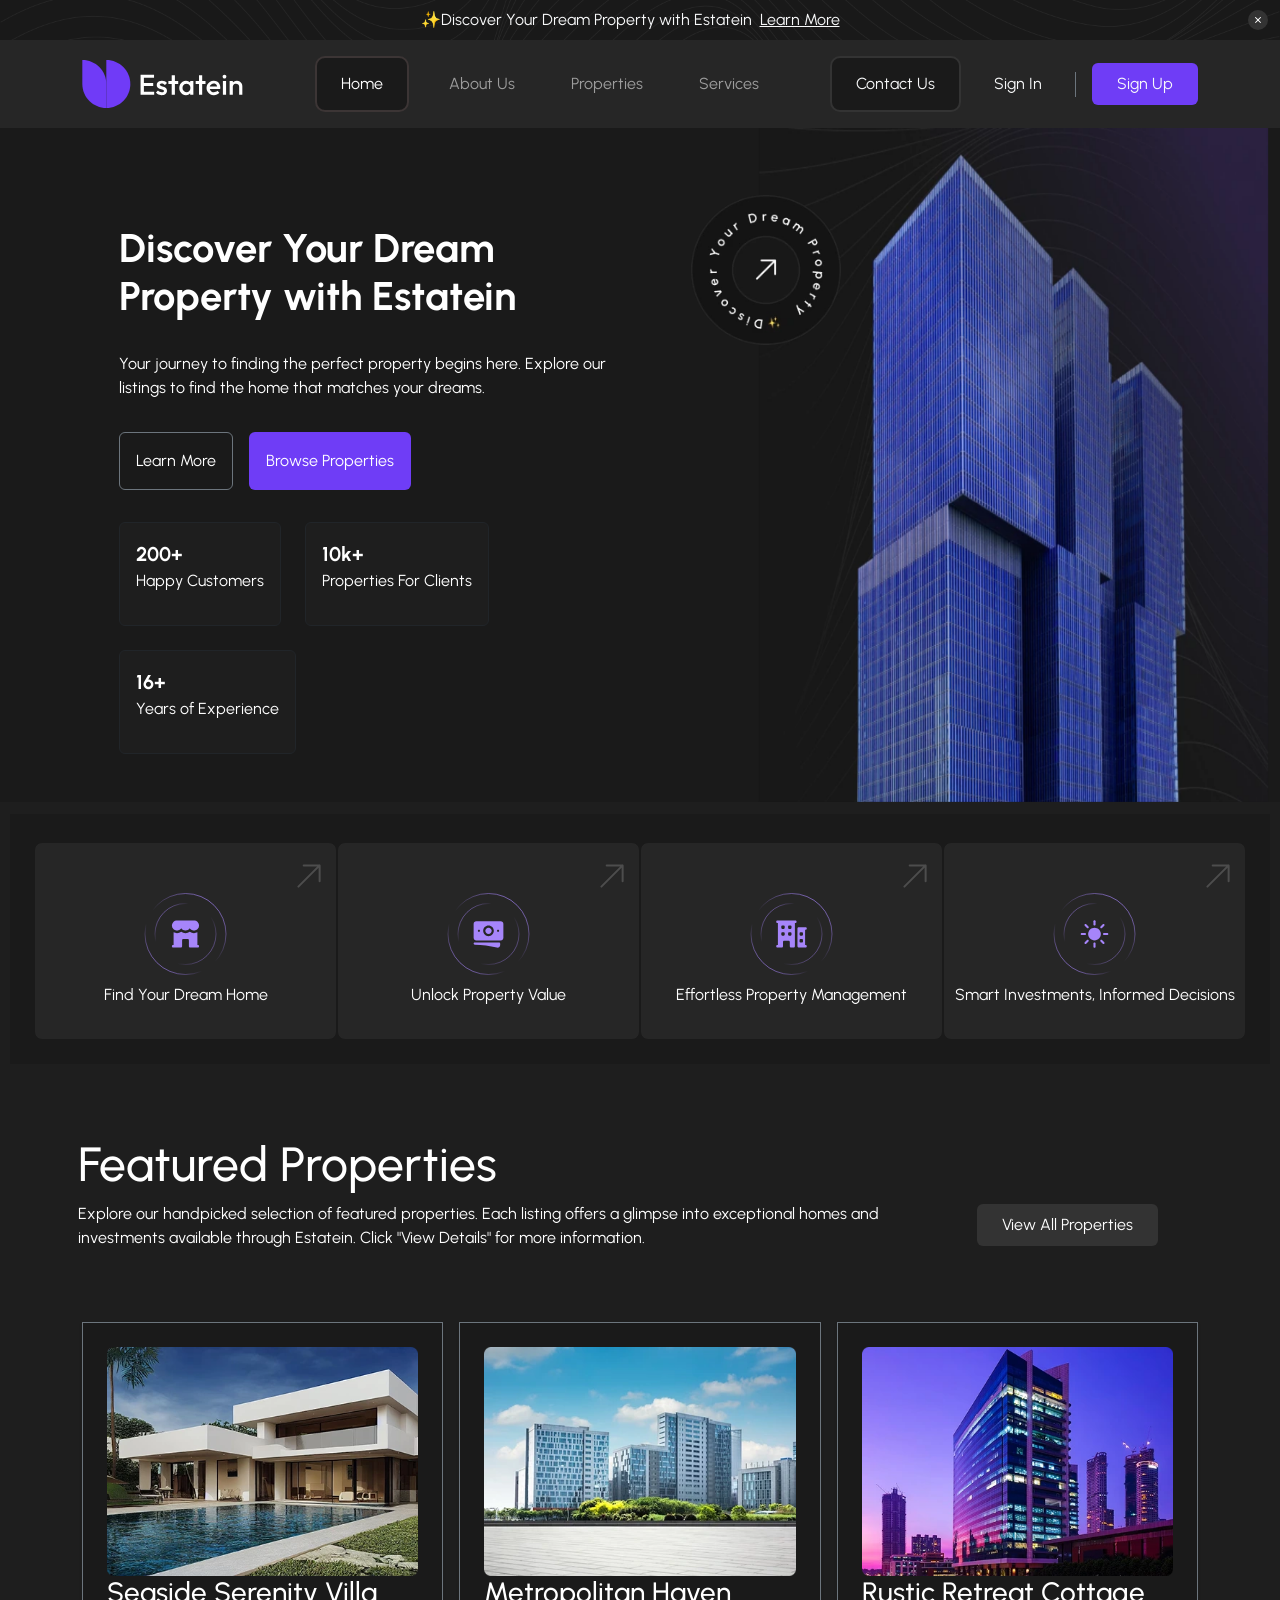
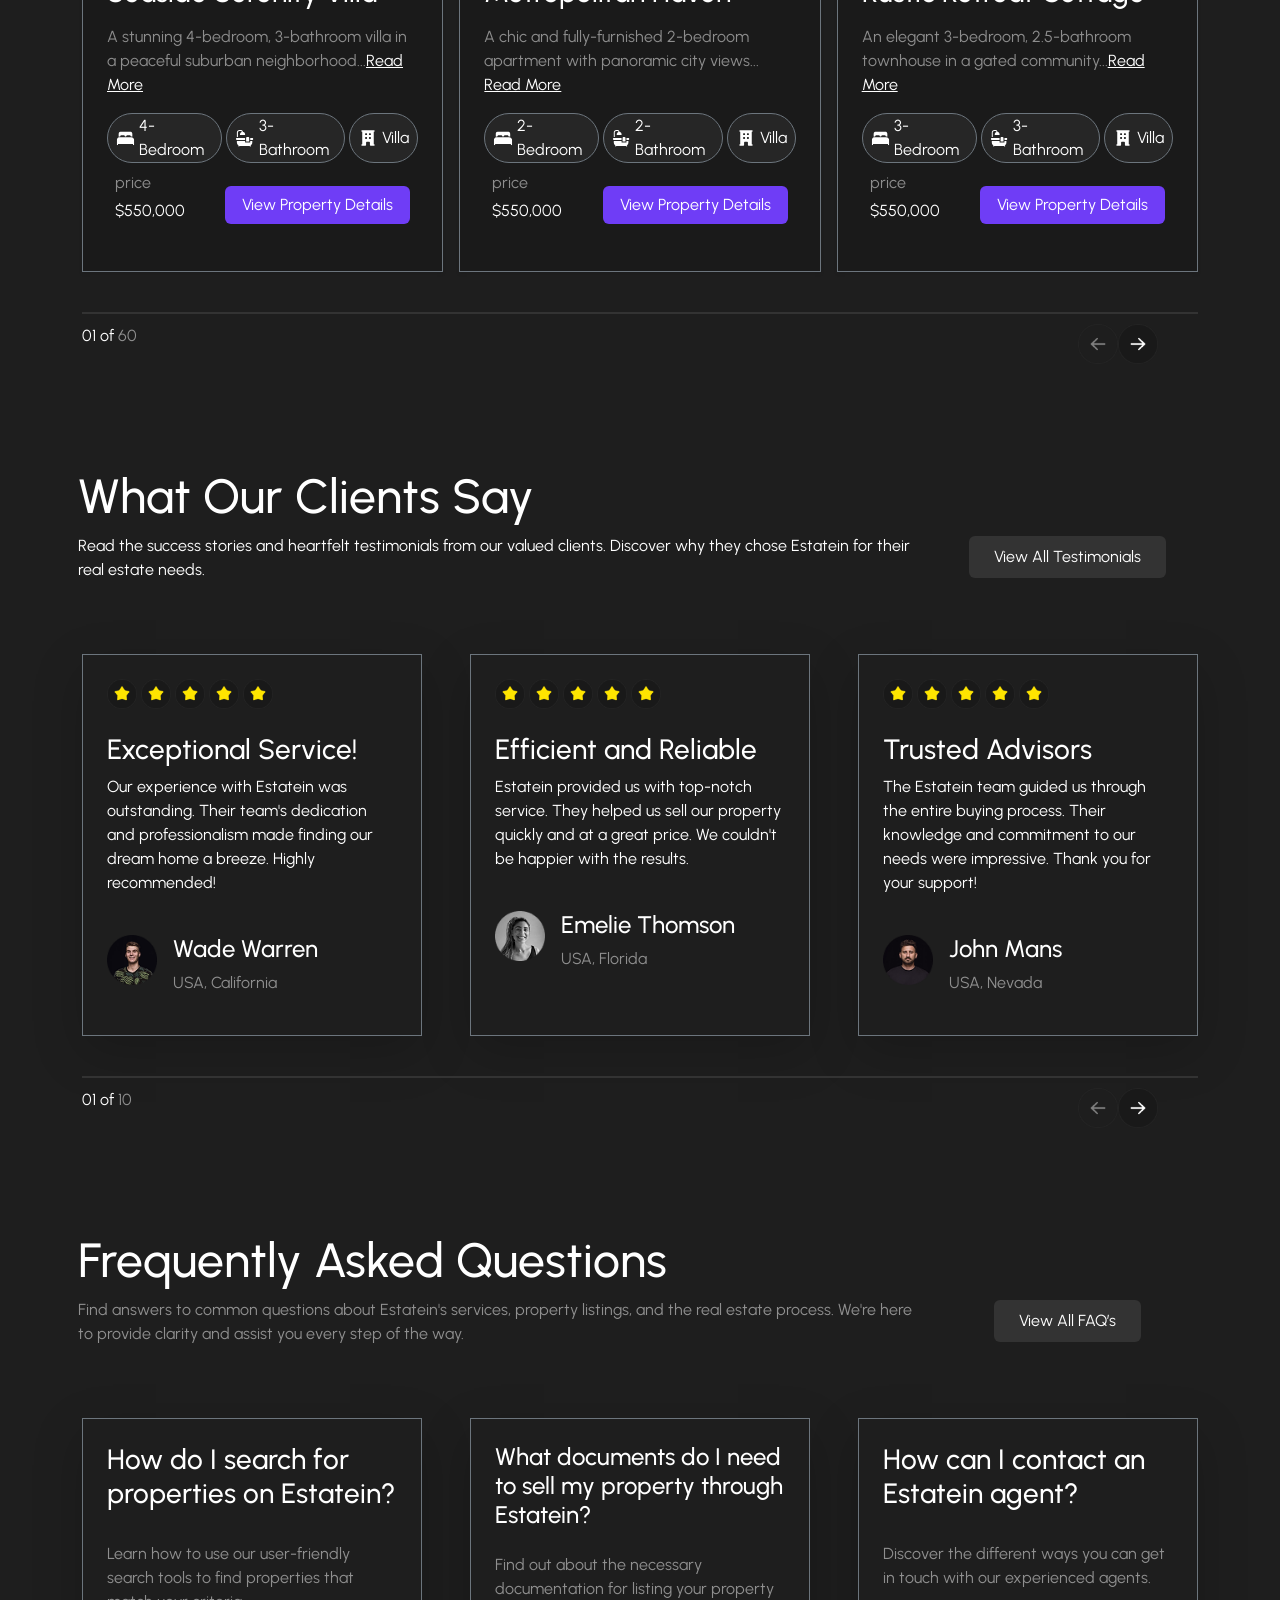
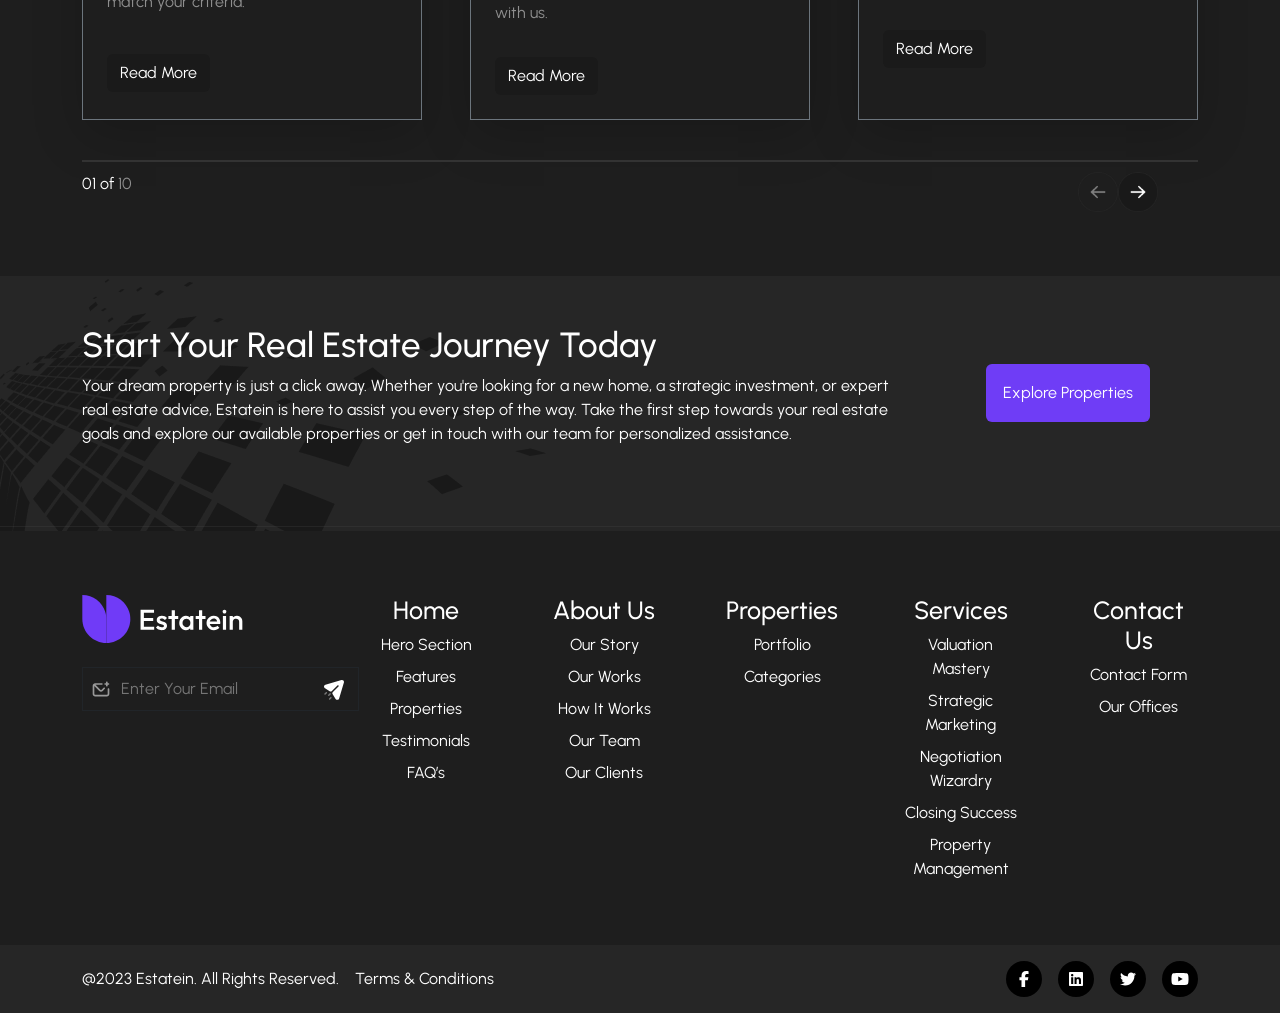
<file: index.html>
<!DOCTYPE html>
<html lang="en">

<head>
  <meta charset="utf-8" />
  <meta name="viewport" content="width=device-width, initial-scale=1" />
  <title>Estatein</title>
<meta name="description" content="Explore premium real estate opportunities with Estatein. Find luxury homes, secure investments, and expert guidance to unlock your property’s true potential.">
<meta name="keywords" content="Real Estate, Properties, Luxury Homes, Investment, Buy Property, Estatein, Rent Property, Real Estate Agency">
<meta name="author" content="Estatein">

  <!-- font family -->
  <link rel="preconnect" href="https://fonts.googleapis.com" />
  <link rel="preconnect" href="https://fonts.gstatic.com" crossorigin />
  <!-- Meta Description for SEO -->
  <meta name="description"
    content="Find your dream property with Estatein. Explore luxury homes, modern apartments, and investment opportunities — all in one place." />

  <link href="https://fonts.googleapis.com/css2?family=Urbanist:ital,wght@0,100..900;1,100..900&display=swap"
    rel="stylesheet" />

  <link rel="icon" href="./assets/img/logo-in-title.svg" alt="logo in title" />
  <link href="https://cdn.jsdelivr.net/npm/bootstrap@5.3.8/dist/css/bootstrap.min.css" rel="stylesheet"
    integrity="sha384-sRIl4kxILFvY47J16cr9ZwB07vP4J8+LH7qKQnuqkuIAvNWLzeN8tE5YBujZqJLB" crossorigin="anonymous" />
  <link rel="stylesheet" href="./assets/css/main.css" />
  <link rel="stylesheet" href="./assets/css/home.css" />
</head>

<body>
  <div class="container-fluid d-flex justify-content-between align-items-center above-nav w-100">
    <div class="d-flex gap-2 text-light p-2 mx-auto">
      <p class="mb-0">✨Discover Your Dream Property with Estatein</p>
      <a class="text-light" href="./html/about.html">Learn More</a>
    </div>
    <div class="d-flex justify-content-center align-items-center rounded-circle bg-x-icon x-icon">
      <svg xmlns="http://www.w3.org/2000/svg" height="10" width="10" viewBox="0 0 640 640">
        <!--!Font Awesome Free v7.1.0 by @fontawesome - https://fontawesome.com License - https://fontawesome.com/license/free Copyright 2025 Fonticons, Inc.-->
        <path fill="#ffffff"
          d="M183.1 137.4C170.6 124.9 150.3 124.9 137.8 137.4C125.3 149.9 125.3 170.2 137.8 182.7L275.2 320L137.9 457.4C125.4 469.9 125.4 490.2 137.9 502.7C150.4 515.2 170.7 515.2 183.2 502.7L320.5 365.3L457.9 502.6C470.4 515.1 490.7 515.1 503.2 502.6C515.7 490.1 515.7 469.8 503.2 457.3L365.8 320L503.1 182.6C515.6 170.1 515.6 149.8 503.1 137.3C490.6 124.8 470.3 124.8 457.8 137.3L320.5 274.7L183.1 137.4z" />
      </svg>
    </div>
  </div>
  <nav class="navbar navbar-expand-lg bg-navbar navbar-dark position-sticky z-1 top-0">
    <div class="container">
      <a class="navbar-brand d-none d-lg-block" href="./index.html"><img src="./assets/img/Logo-for-desktop.svg"
          alt="logo" /></a>
      <a class="navbar-brand d-none d-md-block d-lg-none" href="./index.html"><img
          src="./assets/img/logo-for laptop.svg" alt="logo" /></a>
      <a class="navbar-brand d-block d-md-none" href="./index.html"><img src="./assets/img/logo-for-mobile.svg"
          alt="logo" /></a>
      <button class="navbar-toggler border-0" type="button" data-bs-toggle="collapse"
        data-bs-target="#navbarSupportedContent" aria-controls="navbarSupportedContent" aria-expanded="false"
        aria-label="Toggle navigation">
        <img src="./assets/img/bars.svg" alt="bars" />
      </button>
      <div class="collapse navbar-collapse" id="navbarSupportedContent">
        <ul class="navbar-nav mx-auto gap-2">
          <li class="nav-item p-2">
            <a class="nav-link active font" aria-current="page" href="./index.html">Home</a>
          </li>
          <li class="nav-item p-2">
            <a class="nav-link font p-3" href="./html/about.html">About Us</a>
          </li>
          <li class="nav-item p-2">
            <a class="nav-link font p-3" href="./html/Properties.html">Properties</a>
          </li>
          <li class="nav-item p-2">
            <a class="nav-link font p-3" href="./html/Services.html">Services</a>
          </li>
        </ul>

        <a class="nav-link contact text-light font active" href="./html/Contact.html">Contact Us</a>
        <a class="nav-link active  font text-center ms-2">
          <button type="button" class="btn text-light px-4 py-2" data-bs-toggle="modal" data-bs-target="#loginModal">
            Sign In
          </button>
        </a>

        <span class="border-start border-secondary d-none d-lg-block mx-2" style="height:25px;"></span>
        <a class="nav-link active  font text-center ms-2">
          <button type="button" class="btn bg-main-color text-light sign-in-up px-4 py-2" data-bs-toggle="modal"
            data-bs-target="#signupModal">
            Sign Up
          </button>
        </a>

      </div>
    </div>
  </nav>
  <div class="modal fade modal-bg" id="loginModal" tabindex="-1" aria-labelledby="loginModalLabel" aria-hidden="true">
    <div class="modal-dialog  modal-dialog-centered">
      <div class="modal-content bg_dark text-white">
        <div class="modal-header border-0 d-flex flex-column align-items-center gap-2">
          <img src="./assets/img/logo-in-title.svg" class="logo-in-sign-in" alt="logo">
          <h2 class="modal-title  fs-4" id="loginModalLabel">
            Sign In
          </h2>
        </div>

        <div class="modal-body text-center">
          <p class="mb-4 text-white">Enter your credentials to continue</p>

          <form>
            <div class="mb-3 text-start">
              <label for="email" class="form-label">Email</label>
              <input type="email" class="form-control bg-transparent" id="email" placeholder="Email">
            </div>

            <div class="mb-3 text-start position-relative">
              <label for="password" class="form-label">Password</label>
              <input type="password" class="form-control bg-transparent" id="password" placeholder="Password">
            </div>

            <div class="d-flex justify-content-between align-items-center mb-3">
              <div class="form-check">
                <input type="checkbox" class="form-check-input" id="remember">
                <label class="form-check-label" for="remember">Remember me</label>
              </div>
              <a href="#" class="forgot main-text">Forgot password?</a>
            </div>

            <button type="submit" class="btn bg-main-color sign-in-up text-white w-100 mb-3">Sign In</button>

            <p class="create-link mb-0">Don't have an account? <a href="#" class="main-text" data-bs-toggle="modal"
                data-bs-target="#signupModal" data-bs-dismiss="modal">Create one</a></p>
          </form>
        </div>
      </div>
    </div>
  </div>

  <div class="modal fade modal-bg" id="signupModal" tabindex="-1" aria-labelledby="signupModalLabel" aria-hidden="true">
    <div class="modal-dialog modal-dialog-centered">
      <div class="modal-content bg_dark text-white">
        <div class="modal-header d-flex flex-column align-items-center gap-2 border-0">
          <img src="./assets/img/logo-in-title.svg" alt="logo">
          <h2 class="modal-title fs-4" id="signupModalLabel">Create Account</h2>
        </div>

        <div class="modal-body text-center">
          <p class="mb-4 text-white">Fill out the form to create a new account</p>

          <form>
            <div class="mb-3 text-start">
              <label for="signup-name" class="form-label">Full Name</label>
              <input type="text" class="form-control text-white bg-transparent" id="signup-name"
                placeholder="Full Name">
            </div>

            <div class="mb-3 text-start">
              <label for="signup-email" class="form-label">Email</label>
              <input type="email" class="form-control text-white bg-transparent" id="signup-email" placeholder="Email">
            </div>

            <div class="mb-3 text-start">
              <label for="signup-password" class="form-label">Password</label>
              <input type="password" class="form-control text-white bg-transparent" id="signup-password"
                placeholder="Password">
            </div>

            <div class="mb-3 text-start">
              <label for="signup-confirm" class="form-label">Confirm Password</label>
              <input type="password" class="form-control text-white bg-transparent" id="signup-confirm"
                placeholder="Confirm Password">
            </div>

            <button type="submit" class="btn bg-main-color sign-in-up text-white w-100 mb-3">Sign Up</button>

            <p class="create-link mb-0">Already have an account?
              <a href="#" class="main-text" data-bs-toggle="modal" data-bs-target="#loginModal" data-bs-dismiss="modal">
                Sign In
              </a>
            </p>
          </form>
        </div>
      </div>
    </div>
  </div>

  <main>
    <section class="hero herosection position-relative">
      <div class="container-fluid">
        <div class="row bg_dark">
          <div
            class="left-side-hero col-12 col-lg-5 offset-lg-1  text-white mt-5 d-flex flex-column gap-3 py-5 animate-left bg_dark">
            <h1 class="mb-3 fs-1  fw-bold">
              Discover Your Dream Property with Estatein
            </h1>
            <p>
              Your journey to finding the perfect property begins here.
              Explore our listings to find the home that matches your dreams.
            </p>
            <div class="hero-btn d-flex flex-wrap gap-3 justify-content-start">
              <a type="button" href="./html/about.html" class="btn btn-outline-secondary text-white p-3">
                Learn More
              </a>
              <a type="button" href="./html/Properties.html" class="btn main-bg text-white p-3 main-btn-hero">
                Browse Properties
              </a>
            </div>
            <div class="hero-counter d-flex flex-wrap gap-4 mt-3">
              <div class="sec-bg p-3 border Statistics-Section border-dark rounded">
                <span class="fw-bold fs-5">200+</span>
                <p>Happy Customers</p>
              </div>
              <div class="sec-bg p-3 border Statistics-Section border-dark rounded">
                <span class="fw-bold fs-5">10k+</span>
                <p>Properties For Clients</p>
              </div>
              <div class="sec-bg p-3 border Statistics-Section border-dark rounded">
                <span class="fw-bold fs-5">16+</span>
                <p>Years of Experience</p>
              </div>
            </div>
          </div>
          <div class="right-side-hero offset-lg-1 col-lg-5 col-12 animate-right">
            <img src="./assets/img/blue-building.webp" class="w-100 h-100 d-none d-xxl-block"
              alt="blue bulding in the dark" />
            <img src="./assets/img/blue-bulding-laptop.webp" class="w-100 h-100 d-none d-xl-block d-xxl-none"
              alt="blue bulding in the dark" />
            <img src="./assets/img/blue-bulding-mobile.webp" class="w-100 h-100 d-block d-xl-none"
              alt="blue bulding in the dark" />
          </div>
        </div>

      </div>

      <img src="./assets/img/Sub Container.webp" alt="circular button with arrow and text 'Discover Your Dream Property"
        class="sub-container-img " />
      <!-- <div class="hh text-white bg-danger">hanadi</div> -->

    </section>

    <section class="services py-3 ">
      <div class="container-fluid">
        <div class="row bg_dark p-4 g-1">
          <div class="service col-lg-3 col-xl-3 col-xxl-3 col-md-4  col-6 bg__grey py-3 border__dark rounded-3">
            <div class="arrow d-flex justify-content-end px-2">
              <img src="./assets/img/services/arrow.svg" alt="arrow">
            </div>
            <div class="d-flex flex-column align-items-center justify-content-center gap-2">
              <img src="./assets/img/services/icon-home.svg" class="move-img"
                alt="modern house icon representing finding your dream home" />
              <p class="text-white text-center">Find Your Dream Home</p>
            </div>

          </div>
          <div class="service col-lg-3 col-xl-3 col-xxl-3 col-md-4 col-6 bg__grey py-3 border__dark rounded-3">
            <div class="arrow d-flex justify-content-end px-2">
              <img src="./assets/img/services/arrow.svg" alt="arrow">
            </div>
            <div class="d-flex flex-column align-items-center justify-content-center gap-2">
              <img src="./assets/img/services/icon-value.svg" class="move-img"
                alt="wallet or money icon representing unlocking property value" />
              <p class="text-white text-center">Unlock Property Value</p>
            </div>
          </div>
          <div class="service col-lg-3 col-xl-3 col-xxl-3 col-md-4 col-6 bg__grey py-3 border__dark rounded-3">
            <div class="arrow d-flex justify-content-end px-2">
              <img src="./assets/img/services/arrow.svg" alt="arrow">
            </div>
            <div class="d-flex flex-column align-items-center justify-content-center gap-2">
              <img src="./assets/img/services/icon-management.svg" class="move-img"  alt="building icon representing property management services" />
              <p class="text-white text-center">Effortless Property Management</p>
            </div>
          </div>
          <div class="service col-lg-3 col-xl-3 col-xxl-3 col-md-4 col-6 bg__grey py-3 border__dark rounded-3">
            <div class="arrow d-flex justify-content-end px-2">
              <img src="./assets/img/services/arrow.svg" alt="arrow">
            </div>
            <div class="d-flex flex-column align-items-center justify-content-center gap-2">
              <img src="./assets/img/services/icon-investment.svg" class="move-img"
                alt="light bulb icon representing smart real estate investments" />
              <p class="text-white text-center">Smart Investments, Informed Decisions</p>
            </div>
          </div>
        </div>
      </div>

    </section>
    <section class="featured-properties  py-5">
      <div class="container">
        <div class="row">
          <div class="col-12 col-lg-9 col-xl-9 col-xxl-9 p-2 mb-5">
            <h2 class="text-white ">Featured Properties</h2>
            <p class="text-white">Explore our handpicked selection of featured properties. Each listing offers a glimpse
              into exceptional homes and investments available through Estatein. Click "View Details" for more
              information.</p>
          </div>
          <div
            class="col-12 col-lg-3  col-xl-3 col-xxl-3 d-none d-lg-flex d-xl-flex d-xxl-flex p-2 d-flex justify-content-center align-items-center ">
            <button class="btn btn__dark featured-properties-btn-bg   text-white py-2 px-4">
              View All Properties
            </button>

          </div>


        </div>
        <div class="featured d-flex gap-3 flex-wrap">
          <div class="p-4 featured-content shadow-sm bg_dark border border-secondary">
            <div class="">
              <img src="./assets/img/Featured Properties/Image (1).webp"
                alt="Modern seaside villa with pool and minimalist architecture, 4-bedroom 3-bathroom property">

            </div>
            <div class="d-flex flex-column gap-2">
              <h3 class="text-white">Seaside Serenity Villa</h3>
              <p class="text-white-50">A stunning 4-bedroom, 3-bathroom villa in a peaceful suburban
                neighborhood...<span><a href="#" class="text-white">Read More</a></span></p>
            </div>
            <div class="d-flex gap-1">
              <div
                class=" bg__grey rounded-5 d-flex justify-content-center align-items-center px-2 gap-1 border border-secondary">
                <img src="./assets/img/Featured Properties/Icon (1).svg" alt="bedrom"
                  class="icon-in-featured-properties">
                <a class="text-white text-decoration-none">
                  4-Bedroom
                </a>
              </div>
              <div
                class=" bg__grey rounded-5  d-flex justify-content-center align-items-center px-2 gap-1 border border-secondary">
                <img src="./assets/img/Featured Properties/Icon (2).svg" alt="bathroom"
                  class="icon-in-featured-properties"><a class="text-white text-decoration-none">3-Bathroom</a></div>
              <div
                class=" bg__grey rounded-5 d-flex justify-content-center align-items-center px-2 gap-1 border border-secondary">
                <img src="./assets/img/Featured Properties/Icon (3).svg" alt="villa"
                  class="icon-in-featured-properties"><a class="text-white text-decoration-none">Villa</a></div>
            </div>
            <div class="d-flex  justify-content-between ">
              <div class="d-flex flex-column gap-1 p-2">
                <span class="text-white-50">price</span>
                <p class="text-white">$550,000</p>
              </div>
              <div class="p-2 d-flex justify-content-center align-items-center">
                <a href="./html/Property-Details.html" class="btn main-btn-hero px-3 main-bg text-white">View Property
                  Details</a>
              </div>
            </div>
          </div>
          <div
            class="p-4 featured-content d-none d-lg-block d-xl-block d-xxl-block bg_dark shadow-sm border border-secondary">
            <div class="">
              <img src="./assets/img/Featured Properties/Image (2).webp"
                alt="Contemporary city apartment buildings with panoramic skyline view, 2-bedroom property">

            </div>
            <div class="d-flex flex-column gap-2">
              <h3 class="text-white">Metropolitan Haven</h3>
              <p class="text-white-50">A chic and fully-furnished 2-bedroom apartment with panoramic city views...
                <span><a href="#" class="text-white">Read More</a></span></p>
            </div>
            <div class="d-flex gap-1">
              <div
                class=" bg__grey rounded-5 d-flex justify-content-center align-items-center px-2 gap-1 border border-secondary">
                <img src="./assets/img/Featured Properties/Icon (1).svg" alt="bedroom"
                  class="icon-in-featured-properties">
                <a class="text-white text-decoration-none ">
                  2-Bedroom
                </a>
              </div>
              <div
                class=" bg__grey rounded-5  d-flex justify-content-center align-items-center px-2 gap-1 border border-secondary">
                <img src="./assets/img/Featured Properties/Icon (2).svg" alt="bathroom"
                  class="icon-in-featured-properties"><a class="text-white text-decoration-none ">2-Bathroom</a></div>
              <div
                class=" bg__grey rounded-5 d-flex justify-content-center align-items-center px-2 gap-1 border border-secondary">
                <img src="./assets/img/Featured Properties/Icon (3).svg" alt="villa"
                  class="icon-in-featured-properties"><a class="text-white text-decoration-none ">Villa</a></div>
            </div>
            <div class="d-flex  justify-content-between ">
              <div class="d-flex flex-column gap-1 p-2">
                <span class="text-white-50">price</span>
                <p class="text-white">$550,000</p>
              </div>
              <div class="p-2 d-flex justify-content-center align-items-center">
                <a href="./html/Property-Details.html" class="btn main-btn-hero px-3 main-bg text-white">View Property
                  Details</a>
              </div>
            </div>
          </div>
          <div class="p-4  featured-content d-none d-xl-block d-xxl-block bg_dark shadow-sm border border-secondary">
            <div class="">
              <img src="./assets/img/Featured Properties/Image (3).webp"
                alt="Elegant modern townhouse with city view at sunset, 3-bedroom 2.5-bathroom property">

            </div>
            <div class="d-flex flex-column gap-2">
              <h3 class="text-white">Rustic Retreat Cottage</h3>
              <p class="text-white-50">An elegant 3-bedroom, 2.5-bathroom townhouse in a gated community...<span><a
                    href="#" class="text-white">Read More</a></span></p>
            </div>
            <div class="d-flex gap-1">
              <div
                class=" bg__grey rounded-5 d-flex justify-content-center align-items-center px-2 gap-1 border border-secondary">
                <img src="./assets/img/Featured Properties/Icon (1).svg" alt="bedroom"
                  class="icon-in-featured-properties">
                <a class="text-white text-decoration-none ">
                  3-Bedroom
                </a>
              </div>
              <div
                class=" bg__grey rounded-5  d-flex justify-content-center align-items-center px-2 gap-1 border border-secondary">
                <img src="./assets/img/Featured Properties/Icon (2).svg" alt="bathroom"
                  class="icon-in-featured-properties"><a class="text-white text-decoration-none">3-Bathroom</a></div>
              <div
                class=" bg__grey rounded-5 d-flex justify-content-center align-items-center px-2 gap-1 border border-secondary">
                <img src="./assets/img/Featured Properties/Icon (3).svg" alt="villa"
                  class="icon-in-featured-properties"><a class="text-white text-decoration-none ">Villa</a></div>
            </div>
            <div class="d-flex  justify-content-between ">
              <div class="d-flex flex-column gap-1 p-2">
                <span class="text-white-50">price</span>
                <p class="text-white">$550,000</p>
              </div>
              <div class="p-2 d-flex justify-content-center align-items-center">
                <a href="./html/Property-Details.html" class="btn main-btn-hero px-3 main-bg text-white">View Property
                  Details</a>
              </div>
            </div>
          </div>
        </div>
        <div class="d-flex flex-column end-featured-properties ">

          <div class="d-flex justify-content-between">
            <div class=" d-flex align-items-center  d-lg-none d-xl-none d-xxl-none">
              <button class="btn btn__dark featured-properties-btn-bg   text-white py-2 px-4">
                View All Properties
              </button>

            </div>
            <div class="mt__10 d-none  d-lg-block  d-xl-block d-xxl-block">
              <p class="text-white">01 of<span class="text-white-50"> 60 </span> </p>
            </div>
            <div class="d-flex mt__10  btn-next-befor align-items-center justify-content-between">
              <img src="./assets/img/Featured Properties/Button (1).png" alt="arrow-next">
              <div class=" d-flex flex-fill  d-lg-none d-xl-none d-xxl-none">
                <p class="text-white m-0">01 of <span class="text-white-50"> 60 </span> </p>
              </div>
              <img src="./assets/img/Featured Properties/Button.png" alt="arrow-befor">
            </div>
          </div>
        </div>
      </div>
    </section>
    <section class="Clients py-5">
      <div class="container">
        <div class="row">
          <div class="col-12 col-lg-9 col-xl-9 col-xxl-9 p-2 mb-5">
            <h2 class="text-white ">What Our Clients Say</h2>
            <p class="text-white">Read the success stories and heartfelt testimonials from our valued clients. Discover
              why they chose Estatein for their real estate needs.</p>
          </div>
          <div
            class="col-12 col-lg-3 col- col-xl-3 col-xxl-3 d-none  d-lg-flex d-xl-flex d-xxl-flex p-2 d-flex justify-content-center align-items-center ">
            <button class="btn btn__dark featured-properties-btn-bg   text-white py-2 px-4">
              View All Testimonials
            </button>

          </div>

        </div>
        <div class="client d-flex gap-5 flex-wrap">
          <div class="client-content shadow-lg border border-secondary ">
            <div class="d-flex gap-1 py-4 px-4">
              <img src="./assets/img/clients/Sub Container (1).png" alt="star">
              <img src="./assets/img/clients/Sub Container (1).png" alt="star">
              <img src="./assets/img/clients/Sub Container (1).png" alt="star">
              <img src="./assets/img/clients/Sub Container (1).png" alt="star">
              <img src="./assets/img/clients/Sub Container (1).png" alt="star">
            </div>
            <div class="px-4">
              <h3 class="text-white">Exceptional Service!</h3>
              <p class="text-white mt-0">Our experience with Estatein was outstanding. Their team's dedication and
                professionalism made finding our dream home a breeze. Highly recommended!</p>
            </div>
            <div class="d-flex gap-3 p-4 profile ">
              <img src="./assets/img/clients/Profile.png"
                alt="Portrait of Wade Warren, Estatein client from California, USA">
              <div class="info d-flex flex-column justify-content-center align-items-start">
                <h4 class="text-white">Wade Warren</h4>
                <p class="mt-0 text-white-50">USA, California</p>
              </div>
            </div>
          </div>
          <div class="client-content shadow-lg border border-secondary d-none d-xl-block d-xxl-block d-lg-block ">
            <div class="d-flex gap-1 py-4 px-4">
              <img src="./assets/img/clients/Sub Container (1).png" alt="star">
              <img src="./assets/img/clients/Sub Container (1).png" alt="star">
              <img src="./assets/img/clients/Sub Container (1).png" alt="star">
              <img src="./assets/img/clients/Sub Container (1).png" alt="star">
              <img src="./assets/img/clients/Sub Container (1).png" alt="star">
            </div>
            <div class="px-4">
              <h3 class="text-white">Efficient and Reliable</h3>
              <p class="text-white mt-0">Estatein provided us with top-notch service. They helped us sell our property
                quickly and at a great price. We couldn't be happier with the results.</p>
            </div>
            <div class="d-flex gap-3 p-4 profile ">
              <img src="./assets/img/clients/Profile (1).png"
                alt="Portrait of Emelie Thomson, Estatein client from Florida, USA">
              <div class="info d-flex flex-column justify-content-center align-items-start">
                <h4 class="text-white">Emelie Thomson</h4>
                <p class="mt-0 text-white-50">USA, Florida</p>
              </div>
            </div>
          </div>
          <div class="client-content shadow-lg border border-secondary d-none d-xl-block d-xxl-block ">
            <div class="d-flex gap-1 py-4 px-4">
              <img src="./assets/img/clients/Sub Container (1).png" alt="star">
              <img src="./assets/img/clients/Sub Container (1).png" alt="star">
              <img src="./assets/img/clients/Sub Container (1).png" alt="star">
              <img src="./assets/img/clients/Sub Container (1).png" alt="star">
              <img src="./assets/img/clients/Sub Container (1).png" alt="star">
            </div>
            <div class="px-4">
              <h3 class="text-white">Trusted Advisors</h3>
              <p class="text-white mt-0">The Estatein team guided us through the entire buying process. Their knowledge
                and commitment to our needs were impressive. Thank you for your support!</p>
            </div>
            <div class="d-flex gap-3 p-4 profile ">
              <img src="./assets/img/clients/Profile (2).png"
                alt="Portrait of John Mans, Estatein client from Nevada, USA">
              <div class="info d-flex flex-column justify-content-center align-items-start">
                <h4 class="text-white">John Mans</h4>
                <p class="mt-0 text-white-50">USA, Nevada</p>
              </div>
            </div>
          </div>


        </div>
        <div class="d-flex flex-column end-featured-properties ">

          <div class="d-flex justify-content-between">
            <div class=" d-flex align-items-center  d-lg-none d-xl-none d-xxl-none">
              <button class="btn btn__dark featured-properties-btn-bg   text-white py-2 px-4">
                View All Testimonials
              </button>

            </div>
            <div class="mt__10 d-none  d-lg-block d-xl-block d-xxl-block">
              <p class="text-white">01 of<span class="text-white-50"> 10 </span> </p>
            </div>
            <div class="d-flex mt__10  btn-next-befor align-items-center justify-content-between">
              <img src="./assets/img/Featured Properties/Button (1).png" alt="arrow-next">
              <div class=" d-flex flex-fill  d-lg-none d-xl-none d-xxl-none">
                <p class="text-white m-0">01 of <span class="text-white-50"> 10 </span> </p>
              </div>
              <img src="./assets/img/Featured Properties/Button.png" alt="arrow-befor">
            </div>
          </div>
        </div>
      </div>
    </section>
    <section class="FAQ py-5">
      <div class="container">
        <div class="row">
          <div class="col-12 col-lg-9 col-xl-9 col-xxl-9 p-2 mb-5">
            <h2 class="text-white ">Frequently Asked Questions</h2>
            <p class="text-white-50">Find answers to common questions about Estatein's services, property listings, and
              the real estate process. We're here to provide clarity and assist you every step of the way.</p>
          </div>
          <div
            class="col-12 col-lg-3 col- col-xl-3 col-xxl-3 d-none  d-lg-flex d-xl-flex d-xxl-flex p-2 d-flex justify-content-center align-items-center ">
            <button class="btn btn__dark featured-properties-btn-bg   text-white py-2 px-4">
              View All FAQ’s
            </button>

          </div>

        </div>
        <div class="client d-flex gap-5 flex-wrap">
          <div
            class="client-content shadow-lg border border-secondary p-4 d-flex flex-column gap-4 align-items-start justify-content-start">

            <h3 class="fs-3 text-white">How do I search for properties on Estatein?</h3>
            <p class="mt-0 text-white-50">Learn how to use our user-friendly search tools to find properties that match
              your criteria.</p>
            <button class="btn bg_dark text-white btn_dark__hover">Read More</button>
          </div>
          <div
            class="client-content shadow-lg border border-secondary p-4 d-flex d-none d-xl-flex d-xxl-flex d-lg-flex flex-column gap-3 align-items-start justify-content-start ">

            <h3 class="fs-4 text-white">What documents do I need to sell my property through Estatein?</h3>
            <p class="mt-0 text-white-50">Find out about the necessary documentation for listing your property with us.
            </p>
            <button class="btn bg_dark text-white btn_dark__hover">Read More</button>
          </div>
          <div
            class="client-content shadow-lg border border-secondary p-4 d-flex d-none d-xl-flex d-xxl-flex flex-column gap-4 align-items-start justify-content-start ">

            <h3 class="fs-3 text-white">How can I contact an Estatein agent?</h3>
            <p class="mt-0 text-white-50">Discover the different ways you can get in touch with our experienced agents.
            </p>
            <button class="btn bg_dark text-white btn_dark__hover">Read More</button>
          </div>


        </div>
        <div class="d-flex flex-column end-featured-properties ">

          <div class="d-flex justify-content-between">
            <div class=" d-flex align-items-center  d-lg-none d-xl-none d-xxl-none">
              <button class="btn btn__dark featured-properties-btn-bg   text-white py-2 px-4">
                View All Testimonials
              </button>

            </div>
            <div class="mt__10 d-none  d-lg-block d-xl-block d-xxl-block">
              <p class="text-white">01 of<span class="text-white-50"> 10 </span> </p>
            </div>
            <div class="d-flex mt__10  btn-next-befor align-items-center justify-content-between">
              <img src="./assets/img/Featured Properties/Button (1).png" alt="arrow-next">
              <div class=" d-flex flex-fill d-lg-none d-xl-none d-xxl-none">
                <p class="text-white m-0">01 of <span class="text-white-50"> 10 </span> </p>
              </div>
              <img src="./assets/img/Featured Properties/Button.png" alt="arrow-befor">
            </div>
          </div>
        </div>
      </div>
    </section>
    <section class="CTA mt-3">

      <div>
        <div class="container-lg">
          <div class="row">
            <div class="left-side-cta col-xxl-9 col-xl-9 col-lg-8 col-md-9 col-sm-12 left-side-CTA text-white py-5">
              <h2>Start Your Real Estate Journey Today</h2>
              <p>
                Your dream property is just a click away. Whether you're
                looking for a new home, a strategic investment, or expert real
                estate advice, Estatein is here to assist you every step of
                the way. Take the first step towards your real estate goals
                and explore our available properties or get in touch with our
                team for personalized assistance.
              </p>
            </div>
            <div
              class="right-side-cta col-xxl-3 col-xl-3 col-lg-4 col-md-3 col-sm-12 right-side-CTA d-flex justify-content-center align-items-center py-5">
              <a type="button" href="./html/Properties.html"  class="btn main-btn-hero main-bg p-3 text-white text-center">
                Explore Properties
              </a>
            </div>
          </div>
        </div>
      </div>
      <hr class="line" />
    </section>
    <footer>
      <div class="footer py-5">
        <div class="container">
          <div class="row">
            <div class="left-side col-12 col-lg-4 col-xl-3 col-xxl-3">
              <img src="./assets/img/Logo-for-desktop.svg" alt="logo" />
              <div class="search py-4">
                <form class="d-inline-flex border border-dark p-2">
                  <img src="./assets/img/email-footer.svg" alt="Send message icon" class="me-2" />
                  <input type="email" placeholder="Enter Your Email" class="bg-transparent border-0" />
                  <button class="bg-transparent border-0">
                    <img src="./assets/img/Send.svg" alt="Telegram icon for contacting Estatein" />
                  </button>
                </form>
              </div>
            </div>
            <div class="col-12 col-lg-8 col-xl-9 col-xxl-9">
              <div class="right-side d-flex justify-content-between row g-4 text-white text-center">
                <div class="col-6 col-lg-2">
                  <div>
                    <h2>Home</h2>
                  </div>
                  <div class="footer-contain">
                    <ul class="list-unstyled text-center d-flex flex-column gap-2">
                      <li>
                        <a href="#" class="text-white text-decoration-none">Hero Section</a>
                      </li>
                      <li>
                        <a href="#" class="text-white text-decoration-none">Features</a>
                      </li>
                      <li>
                        <a href="#" class="text-white text-decoration-none">Properties</a>
                      </li>
                      <li>
                        <a href="#" class="text-white text-decoration-none">Testimonials</a>
                      </li>
                      <li>
                        <a href="#" class="text-white text-decoration-none">FAQ’s</a>
                      </li>
                    </ul>
                  </div>
                </div>
                <div class="col-6 col-lg-2">
                  <div>
                    <h2>About Us</h2>
                  </div>
                  <div class="footer-contain">
                    <ul class="list-unstyled text-center d-flex flex-column gap-2">
                      <li>
                        <a href="#" class="text-white text-decoration-none">Our Story</a>
                      </li>
                      <li>
                        <a href="#" class="text-white text-decoration-none">Our Works</a>
                      </li>
                      <li>
                        <a href="#" class="text-white text-decoration-none">How It Works</a>
                      </li>
                      <li>
                        <a href="#" class="text-white text-decoration-none">Our Team</a>
                      </li>
                      <li>
                        <a href="#" class="text-white text-decoration-none">Our Clients</a>
                      </li>
                    </ul>
                  </div>
                </div>
                <div class="col-6 col-lg-2">
                  <div>
                    <h2>Properties</h2>
                  </div>
                  <div class="footer-contain">
                    <ul class="list-unstyled text-center d-flex flex-column gap-2">
                      <li>
                        <a href="#" class="text-white text-decoration-none">Portfolio</a>
                      </li>
                      <li>
                        <a href="#" class="text-white text-decoration-none">Categories</a>
                      </li>
                    </ul>
                  </div>
                </div>

                <div class="col-6 col-lg-2">
                  <div>
                    <h2>Services</h2>
                  </div>
                  <div class="footer-contain">
                    <ul class="list-unstyled text-center d-flex flex-column gap-2">
                      <li>
                        <a href="#" class="text-white text-decoration-none">Valuation Mastery</a>
                      </li>
                      <li>
                        <a href="#" class="text-white text-decoration-none">Strategic Marketing</a>
                      </li>
                      <li>
                        <a href="#" class="text-white text-decoration-none">Negotiation Wizardry</a>
                      </li>
                      <li>
                        <a href="#" class="text-white text-decoration-none">Closing Success</a>
                      </li>
                      <li>
                        <a href="#" class="text-white text-decoration-none">Property Management</a>
                      </li>
                    </ul>
                  </div>
                </div>
                <div class="col-6 col-lg-2">
                  <div>
                    <h2>Contact Us</h2>
                  </div>
                  <div class="footer-contain">
                    <ul class="list-unstyled text-center d-flex flex-column gap-2">
                      <li>
                        <a href="#" class="text-white text-decoration-none">Contact Form</a>
                      </li>
                      <li>
                        <a href="#" class="text-white text-decoration-none">Our Offices</a>
                      </li>
                    </ul>
                  </div>
                </div>
              </div>
            </div>
          </div>
        </div>
      </div>
    </footer>
    <section class="subfooter p-3">
      <div class="container">
        <div class="subfooter-contain d-flex justify-content-between">
          <div class="left-side-subfooter text-white d-flex align-items-center gap-3">
            <a href="#" class="text-decoration-none text-white">@2023 Estatein. All Rights Reserved.</a>
            <a href="#" class="text-decoration-none text-white">Terms & Conditions</a>
          </div>
          <div class="right-side-subfooter text-white d-flex gap-3">
            <a href="#" class="bg-black p-2 rounded-circle d-flex justify-content-center align-items-center"><svg
                xmlns="http://www.w3.org/2000/svg" height="20" width="20" viewBox="0 0 640 640">
                <!--!Font Awesome Free v7.1.0 by @fontawesome - https://fontawesome.com License - https://fontawesome.com/license/free Copyright 2025 Fonticons, Inc.-->
                <path fill="#ffffff"
                  d="M240 363.3L240 576L356 576L356 363.3L442.5 363.3L460.5 265.5L356 265.5L356 230.9C356 179.2 376.3 159.4 428.7 159.4C445 159.4 458.1 159.8 465.7 160.6L465.7 71.9C451.4 68 416.4 64 396.2 64C289.3 64 240 114.5 240 223.4L240 265.5L174 265.5L174 363.3L240 363.3z" />
              </svg>
            </a>
            <a href="#" class="bg-black p-2 rounded-circle d-flex justify-content-center align-items-center"><svg
                xmlns="http://www.w3.org/2000/svg" height="20" width="20" viewBox="0 0 640 640">
                <!--!Font Awesome Free v7.1.0 by @fontawesome - https://fontawesome.com License - https://fontawesome.com/license/free Copyright 2025 Fonticons, Inc.-->
                <path fill="#ffffff"
                  d="M512 96L127.9 96C110.3 96 96 110.5 96 128.3L96 511.7C96 529.5 110.3 544 127.9 544L512 544C529.6 544 544 529.5 544 511.7L544 128.3C544 110.5 529.6 96 512 96zM231.4 480L165 480L165 266.2L231.5 266.2L231.5 480L231.4 480zM198.2 160C219.5 160 236.7 177.2 236.7 198.5C236.7 219.8 219.5 237 198.2 237C176.9 237 159.7 219.8 159.7 198.5C159.7 177.2 176.9 160 198.2 160zM480.3 480L413.9 480L413.9 376C413.9 351.2 413.4 319.3 379.4 319.3C344.8 319.3 339.5 346.3 339.5 374.2L339.5 480L273.1 480L273.1 266.2L336.8 266.2L336.8 295.4L337.7 295.4C346.6 278.6 368.3 260.9 400.6 260.9C467.8 260.9 480.3 305.2 480.3 362.8L480.3 480z" />
              </svg>
            </a>
            <a href="#" class="bg-black p-2 rounded-circle d-flex justify-content-center align-items-center"><svg
                xmlns="http://www.w3.org/2000/svg" height="20" width="20" viewBox="0 0 640 640">
                <!--!Font Awesome Free v7.1.0 by @fontawesome - https://fontawesome.com License - https://fontawesome.com/license/free Copyright 2025 Fonticons, Inc.-->
                <path fill="#ffffff"
                  d="M523.4 215.7C523.7 220.2 523.7 224.8 523.7 229.3C523.7 368 418.1 527.9 225.1 527.9C165.6 527.9 110.4 510.7 64 480.8C72.4 481.8 80.6 482.1 89.3 482.1C138.4 482.1 183.5 465.5 219.6 437.3C173.5 436.3 134.8 406.1 121.5 364.5C128 365.5 134.5 366.1 141.3 366.1C150.7 366.1 160.1 364.8 168.9 362.5C120.8 352.8 84.8 310.5 84.8 259.5L84.8 258.2C98.8 266 115 270.9 132.2 271.5C103.9 252.7 85.4 220.5 85.4 184.1C85.4 164.6 90.6 146.7 99.7 131.1C151.4 194.8 229 236.4 316.1 240.9C314.5 233.1 313.5 225 313.5 216.9C313.5 159.1 360.3 112 418.4 112C448.6 112 475.9 124.7 495.1 145.1C518.8 140.6 541.6 131.8 561.7 119.8C553.9 144.2 537.3 164.6 515.6 177.6C536.7 175.3 557.2 169.5 576 161.4C561.7 182.2 543.8 200.7 523.4 215.7z" />
              </svg>
            </a>
            <a href="#" class="bg-black p-2 rounded-circle d-flex justify-content-center align-items-center"><svg
                xmlns="http://www.w3.org/2000/svg" height="20" width="20" viewBox="0 0 640 640">
                <!--!Font Awesome Free v7.1.0 by @fontawesome - https://fontawesome.com License - https://fontawesome.com/license/free Copyright 2025 Fonticons, Inc.-->
                <path fill="#ffffff"
                  d="M581.7 188.1C575.5 164.4 556.9 145.8 533.4 139.5C490.9 128 320.1 128 320.1 128C320.1 128 149.3 128 106.7 139.5C83.2 145.8 64.7 164.4 58.4 188.1C47 231 47 320.4 47 320.4C47 320.4 47 409.8 58.4 452.7C64.7 476.3 83.2 494.2 106.7 500.5C149.3 512 320.1 512 320.1 512C320.1 512 490.9 512 533.5 500.5C557 494.2 575.5 476.3 581.8 452.7C593.2 409.8 593.2 320.4 593.2 320.4C593.2 320.4 593.2 231 581.8 188.1zM264.2 401.6L264.2 239.2L406.9 320.4L264.2 401.6z" />
              </svg>
            </a>
          </div>
        </div>
      </div>
    </section>
  </main>
  <script src="https://cdn.jsdelivr.net/npm/bootstrap@5.3.8/dist/js/bootstrap.bundle.min.js"
    integrity="sha384-FKyoEForCGlyvwx9Hj09JcYn3nv7wiPVlz7YYwJrWVcXK/BmnVDxM+D2scQbITxI"
    crossorigin="anonymous"></script>
    <script src="./assets/js/main.js"></script>
</body>

</html>
</file>
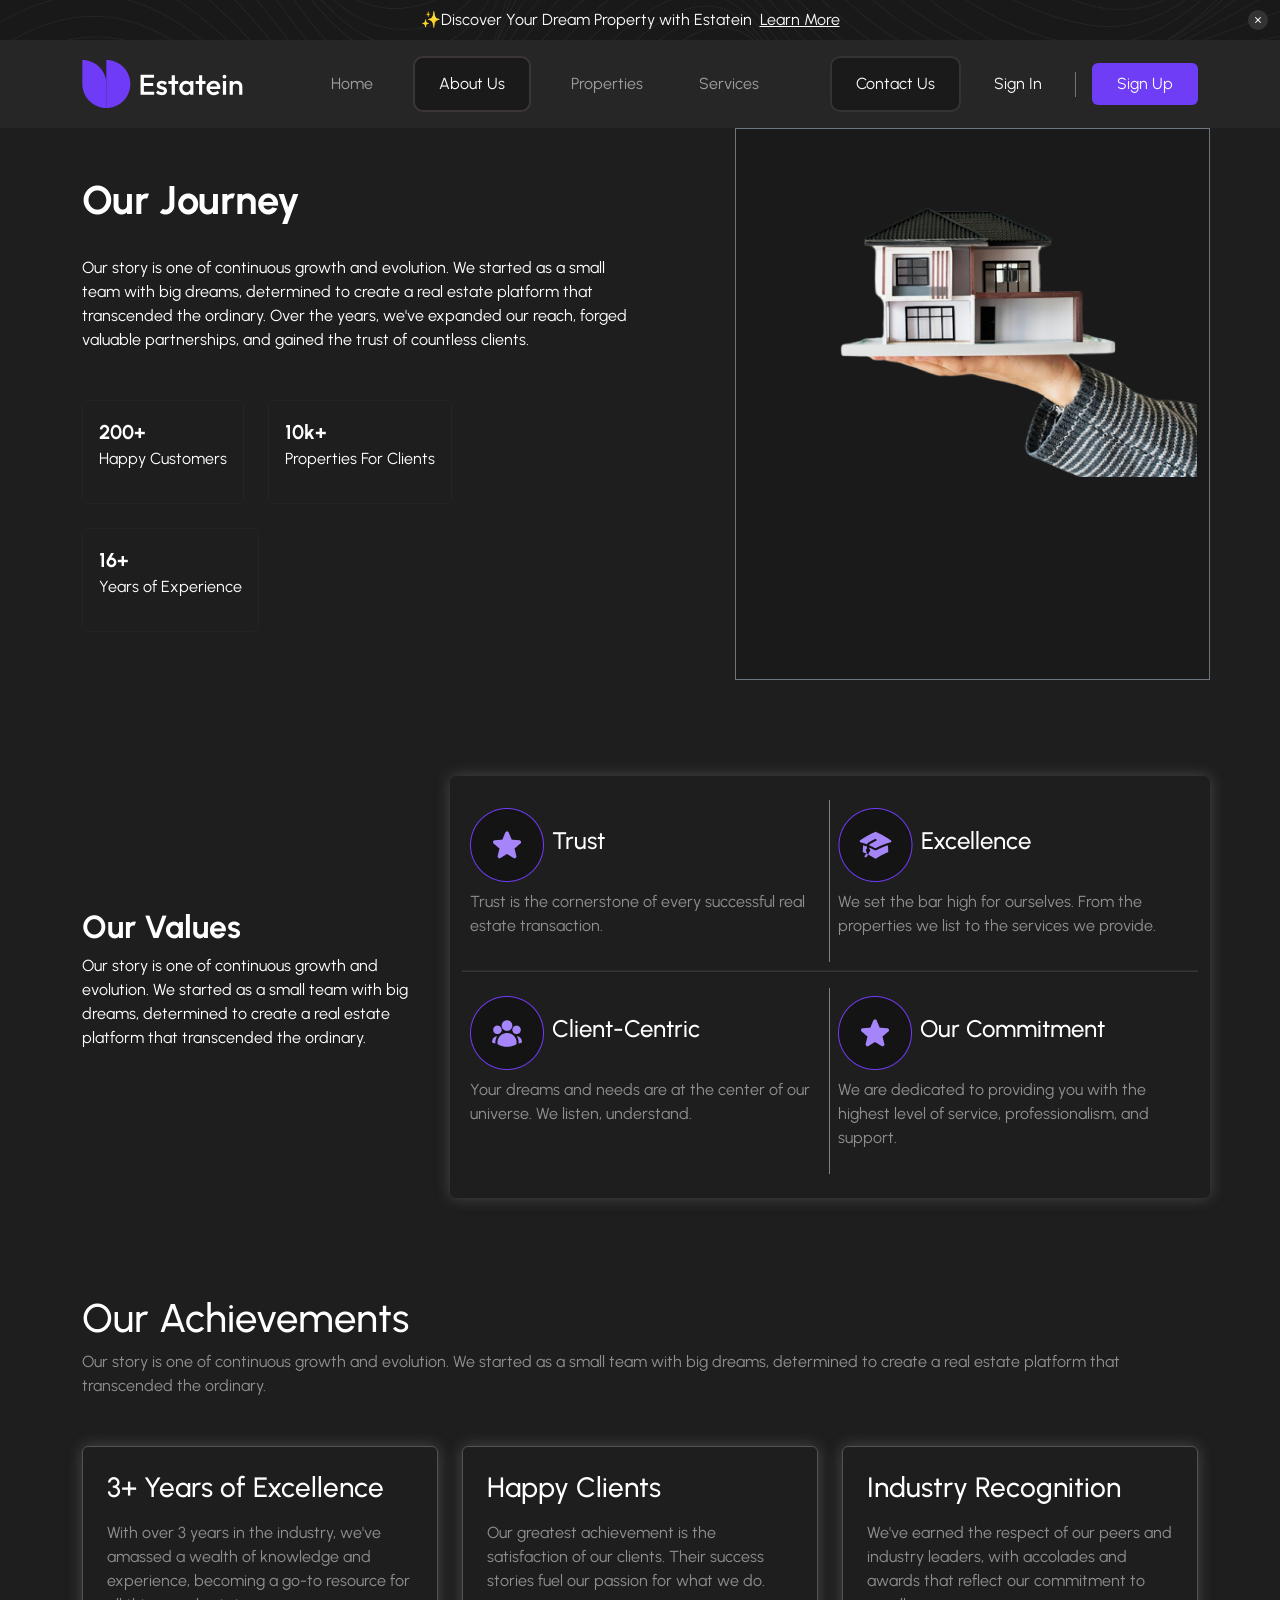
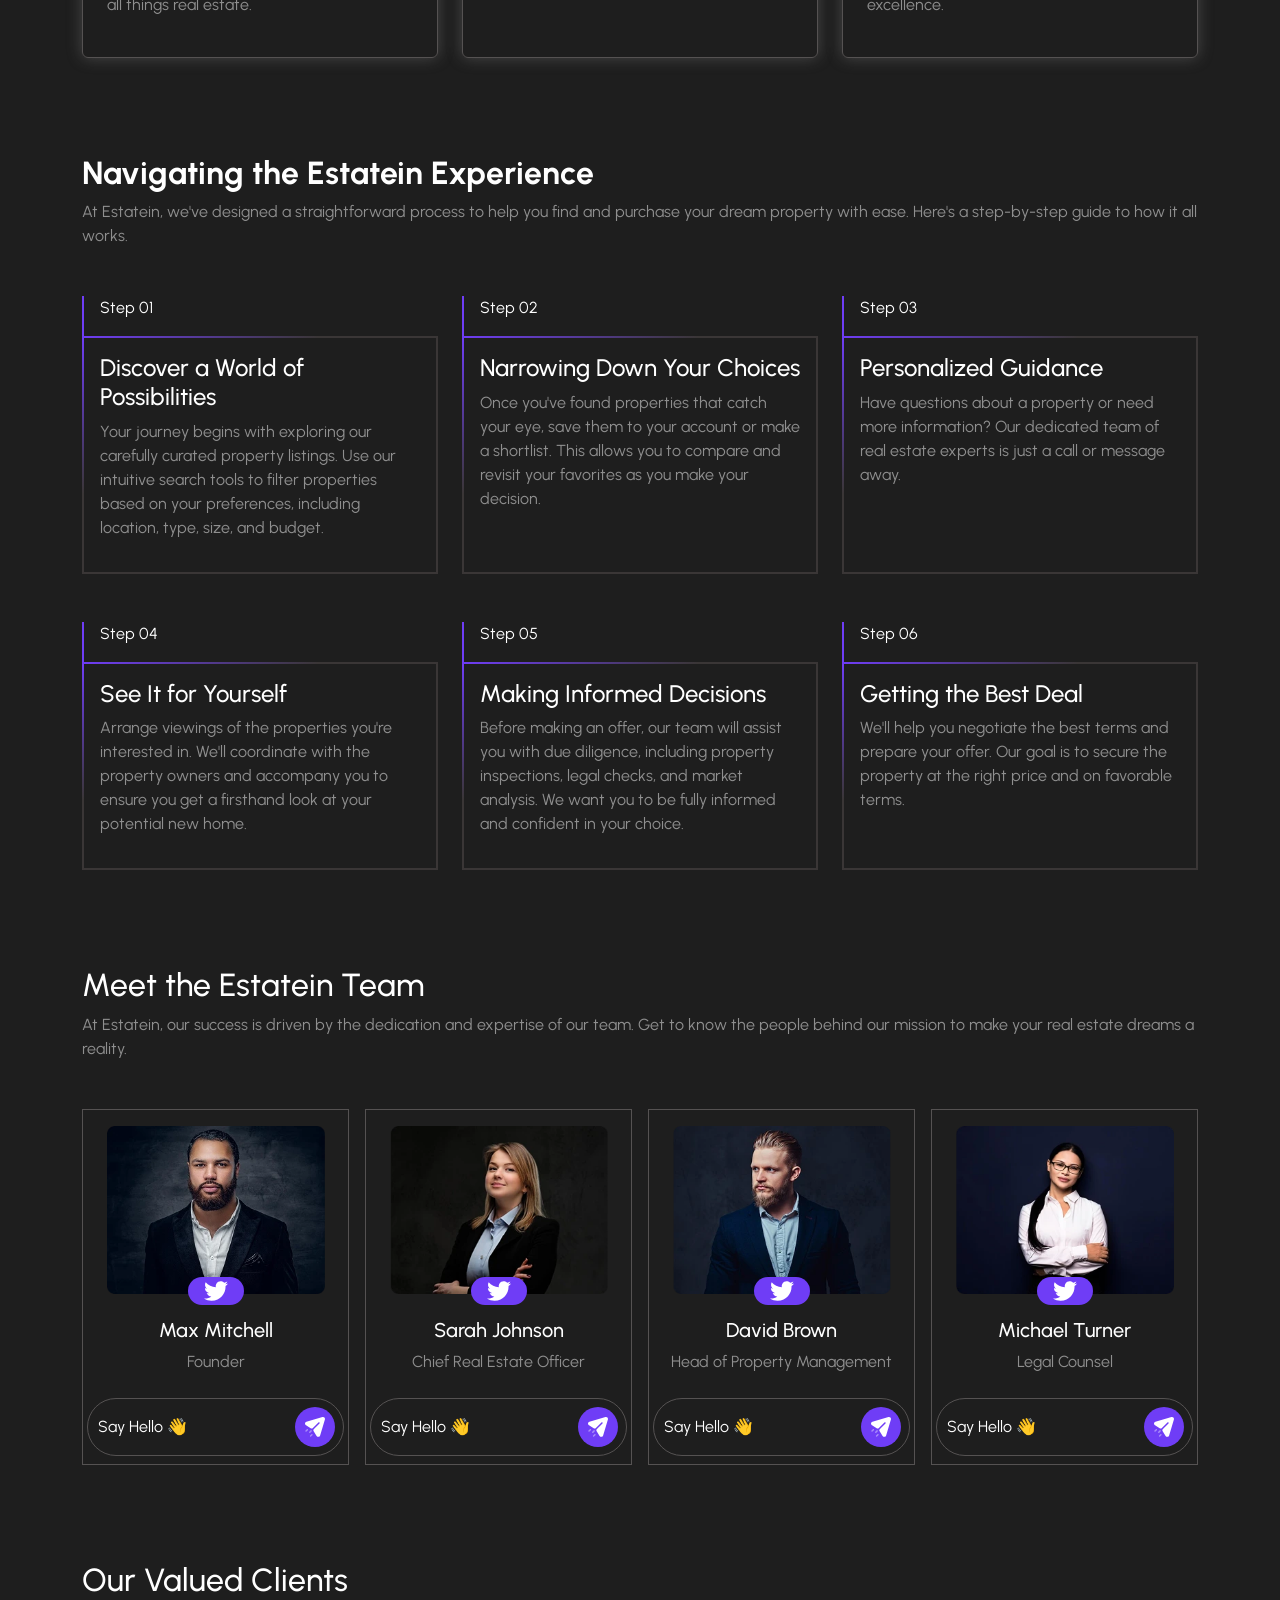
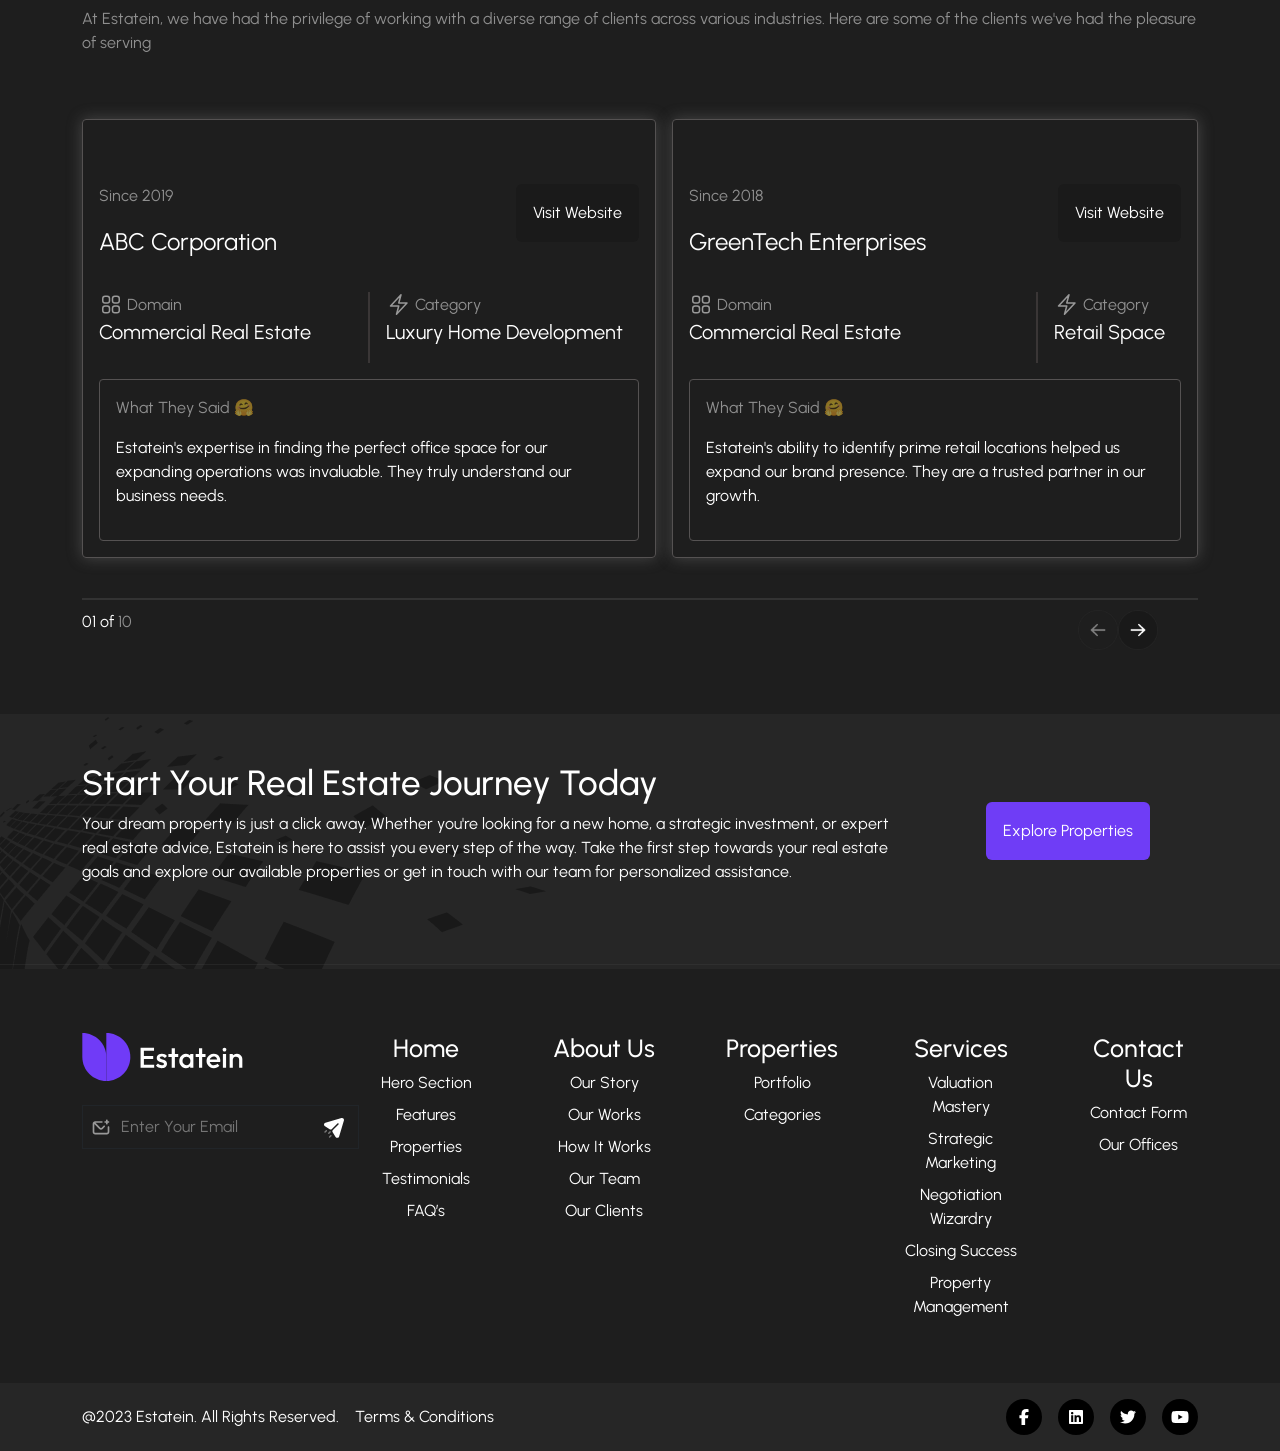
<file: html/about.html>
<!doctype html>
<html lang="en">
  <head>
    <meta charset="utf-8">
    <meta name="viewport" content="width=device-width, initial-scale=1">
    <title>About us - Estatein</title>
    <meta name="title" content="About Us - Estatein | Your Trusted Real Estate Partner">
<meta name="description" content="Learn about Estatein's journey, core values, achievements, and the passionate team leading real estate innovation. Discover how we help you unlock property value with trust and expertise.">
    <!-- font family -->
     <link rel="preconnect" href="https://fonts.googleapis.com">
<link rel="preconnect" href="https://fonts.gstatic.com" crossorigin>
<link href="https://fonts.googleapis.com/css2?family=Urbanist:ital,wght@0,100..900;1,100..900&display=swap" rel="stylesheet">

    <link rel="icon"  href="../assets/img/logo-in-title.svg" alt="logo in title">
    <link href="https://cdn.jsdelivr.net/npm/bootstrap@5.3.8/dist/css/bootstrap.min.css" rel="stylesheet" integrity="sha384-sRIl4kxILFvY47J16cr9ZwB07vP4J8+LH7qKQnuqkuIAvNWLzeN8tE5YBujZqJLB" crossorigin="anonymous">
    <link rel="stylesheet" href="../assets/css/main.css"/>
    <link rel="stylesheet" href="../assets/css/about-us.css"/>
    <!-- <link rel="stylesheet" href="../assets/css/home.css"/> -->

  </head>
  <body>
     <div class="container-fluid d-flex justify-content-between align-items-center above-nav">
    <div class="d-flex gap-2 text-light p-2 mx-auto">
      <p class="mb-0">✨Discover Your Dream Property with Estatein</p>
      <a class="text-light" href="../html/about.html">Learn More</a>
    </div>
    <div class=" d-flex justify-content-center align-items-center rounded-circle bg-x-icon x-icon">
      <svg  xmlns="http://www.w3.org/2000/svg" height="10" width="10" viewBox="0 0 640 640"><!--!Font Awesome Free v7.1.0 by @fontawesome - https://fontawesome.com License - https://fontawesome.com/license/free Copyright 2025 Fonticons, Inc.--><path fill="#ffffff" d="M183.1 137.4C170.6 124.9 150.3 124.9 137.8 137.4C125.3 149.9 125.3 170.2 137.8 182.7L275.2 320L137.9 457.4C125.4 469.9 125.4 490.2 137.9 502.7C150.4 515.2 170.7 515.2 183.2 502.7L320.5 365.3L457.9 502.6C470.4 515.1 490.7 515.1 503.2 502.6C515.7 490.1 515.7 469.8 503.2 457.3L365.8 320L503.1 182.6C515.6 170.1 515.6 149.8 503.1 137.3C490.6 124.8 470.3 124.8 457.8 137.3L320.5 274.7L183.1 137.4z"/></svg>
</div>
    
  </div>
   <nav class="navbar navbar-expand-lg bg-navbar navbar-dark position-sticky z-1 top-0">
  <div class="container">
   <a class="navbar-brand d-none d-lg-block" href="../index.html"><img src="../assets/img/Logo-for-desktop.svg" alt="logo"/></a>
   <a class="navbar-brand d-none d-md-block d-lg-none" href="../index.html"><img src="../assets/img/logo-for laptop.svg" alt="logo"/></a>
   <a class="navbar-brand d-block d-md-none" href="../index.html"><img src="../assets/img/logo-for-mobile.svg" alt="logo"/></a>
    <button class="navbar-toggler border-0" type="button" data-bs-toggle="collapse" data-bs-target="#navbarSupportedContent" aria-controls="navbarSupportedContent" aria-expanded="false" aria-label="Toggle navigation">
       <img src="../assets/img/bars.svg" alt="bars"/>
    </button>
    <div class="collapse navbar-collapse " id="navbarSupportedContent">
      <ul class="navbar-nav mx-auto  gap-2">
        <li class="nav-item p-2">
          <a class="nav-link   font p-3 " aria-current="page" href="../index.html">Home</a>
        </li>
        <li class="nav-item p-2">
          <a class="nav-link active font" href="./about.html">About Us</a>
        </li>
        <li class="nav-item p-2">
          <a class="nav-link font p-3" href="./Properties.html">Properties</a>
        </li>
         <li class="nav-item p-2">
          <a class="nav-link font p-3" href="./Services.html">Services</a>
        </li>
       
      </ul>
         <a class="nav-link contact text-light font active" href="../html/Contact.html">Contact Us</a>
         <a class="nav-link active  font text-center ms-2">
    <button type="button" class="btn text-light px-4 py-2" data-bs-toggle="modal" data-bs-target="#loginModal">
      Sign In
    </button>
   </a>

      <span class="border-start border-secondary d-none d-lg-block mx-2" style="height:25px;"></span>
   <a class="nav-link active  font text-center ms-2">
    <button type="button" class="btn bg-main-color text-light sign-in-up px-4 py-2" data-bs-toggle="modal" data-bs-target="#signupModal">
      Sign Up
    </button>
   </a>

    </div>
  </div>
</nav>
 <div class="modal fade modal-bg" id="loginModal" tabindex="-1" aria-labelledby="loginModalLabel" aria-hidden="true">
    <div class="modal-dialog  modal-dialog-centered">
      <div class="modal-content bg_dark text-white">
        <div class="modal-header border-0 d-flex flex-column align-items-center gap-2">
          <img src="../assets/img/logo-in-title.svg" class="logo-in-sign-in" alt="logo">
          <h2 class="modal-title  fs-4" id="loginModalLabel">
            Sign In
          </h2>
        </div>

        <div class="modal-body text-center">
          <p class="mb-4 text-white">Enter your credentials to continue</p>

          <form>
            <div class="mb-3 text-start">
              <label for="email" class="form-label">Email</label>
              <input type="email" class="form-control bg-transparent" id="email" placeholder="Email">
            </div>

            <div class="mb-3 text-start position-relative">
              <label for="password" class="form-label">Password</label>
              <input type="password" class="form-control bg-transparent" id="password" placeholder="Password">
            </div>

            <div class="d-flex justify-content-between align-items-center mb-3">
              <div class="form-check">
                <input type="checkbox" class="form-check-input" id="remember">
                <label class="form-check-label" for="remember">Remember me</label>
              </div>
              <a href="#" class="forgot main-text">Forgot password?</a>
            </div>

            <button type="submit" class="btn bg-main-color sign-in-up text-white w-100 mb-3">Sign In</button>

            <p class="create-link mb-0">Don't have an account? <a href="#" class="main-text" data-bs-toggle="modal" data-bs-target="#signupModal" data-bs-dismiss="modal">Create one</a></p>
          </form>
        </div>
      </div>
    </div>
  </div>

<div class="modal fade modal-bg" id="signupModal" tabindex="-1" aria-labelledby="signupModalLabel" aria-hidden="true">
  <div class="modal-dialog modal-dialog-centered">
    <div class="modal-content bg_dark text-white">
      <div class="modal-header d-flex flex-column align-items-center gap-2 border-0">
        <img src="../assets/img/logo-in-title.svg" alt="logo">
        <h2 class="modal-title fs-4" id="signupModalLabel">Create Account</h2>
      </div>

      <div class="modal-body text-center">
        <p class="mb-4 text-white">Fill out the form to create a new account</p>

        <form>
          <div class="mb-3 text-start">
            <label for="signup-name" class="form-label">Full Name</label>
            <input type="text" class="form-control text-white bg-transparent" id="signup-name" placeholder="Full Name">
          </div>

          <div class="mb-3 text-start">
            <label for="signup-email" class="form-label">Email</label>
            <input type="email" class="form-control text-white bg-transparent" id="signup-email" placeholder="Email">
          </div>

          <div class="mb-3 text-start">
            <label for="signup-password" class="form-label">Password</label>
            <input type="password" class="form-control text-white bg-transparent" id="signup-password" placeholder="Password">
          </div>

          <div class="mb-3 text-start">
            <label for="signup-confirm" class="form-label">Confirm Password</label>
            <input type="password" class="form-control text-white bg-transparent" id="signup-confirm" placeholder="Confirm Password">
          </div>

          <button type="submit" class="btn bg-main-color sign-in-up text-white w-100 mb-3">Sign Up</button>

          <p class="create-link mb-0">Already have an account?
            <a href="#" class="main-text" data-bs-toggle="modal" data-bs-target="#loginModal" data-bs-dismiss="modal">
              Sign In
            </a>
          </p>
        </form>
      </div>
    </div>
  </div>
</div>
<main>
  <section class="hero herosection">
    <div class="container">
      <div class="row">
      <div class="left-side-hero py-5 col-12 col-lg-6 animate-left">
        <div class="d-flex flex-column gap-3">
          <h1 class="text-white mb-3 fs-1 fw-bold">Our Journey</h1>
          <p class="text-white">Our story is one of continuous growth and evolution. We started as a small team with big dreams, determined to create a real estate platform that transcended the ordinary. Over the years, we've expanded our reach, forged valuable partnerships, and gained the trust of countless clients.</p>
          <div class="hero-counter d-flex flex-wrap text-white gap-4 mt-3">
                <div class="sec-bg p-3 border border-dark rounded Statistics-Section">
                  <span class="fw-bold fs-5">200+</span>
                  <p>Happy Customers</p>
                </div>
                <div class="sec-bg p-3 border border-dark rounded Statistics-Section">
                  <span class="fw-bold fs-5">10k+</span>
                  <p>Properties For Clients</p>
                </div>
                <div class="sec-bg p-3 border border-dark rounded Statistics-Section">
                  <span class="fw-bold fs-5">16+</span>
                  <p>Years of Experience</p>
                </div>
              </div>
        </div>
      </div>
      <div class="right-side-hero py-5 col-12 col-lg-5 d-flex justify-content-end bg_dark offset-lg-1 border border-secondary animate-right">
           <img src="../assets/img/about-us-page-hero/Image (4).png" alt="Hand holding a model of a modern house">
      </div>
    </div>
  </div>
  </section>
  <section class="value py-5 mt-5">
    <div class="container">
      <div class="row">
    <div class="left-side-value d-flex flex-column col-12  col-lg-4 justify-content-center  ">
      <h2 class="text-white fw-bold">Our Values</h2>
      <p class="text-white">Our story is one of continuous growth and evolution. We started as a small team with big dreams, determined to create a real estate platform that transcended the ordinary.</p>
    </div>
    <div class="right-side-value d-flex justify-content-center align-items-center rounded shadow__gray col-12 p-4 col-lg-8">
      <div class="row">
     <div class="col-12 after-trust vertical-line col-lg-6 d-flex p-2 flex-column gap-2">
      <div class="d-flex gap-2 justify-content-start align-items-center">
       <img src="../assets/img/values-about-us-page/Icon Container (4).png" class="move-img" alt="Trust icon representing reliability and honesty"/>
       <h4 class="text-white">Trust</h4>
      </div>
      <div>
        <p class="text-white-50">Trust is the cornerstone of every successful real estate transaction.</p>
      </div>
     </div>
      <div class="col-12 after-Excellence col-lg-6 d-flex p-2 flex-column gap-2">
      <div class="d-flex gap-2 justify-content-start align-items-center">
       <img src="../assets/img/values-about-us-page/Icon Container (5).png" class="move-img" alt="Excellence icon symbolizing high standards and quality"/>
       <h4 class="text-white">Excellence</h4>
      </div>
      <div>
        
        <p class="text-white-50">We set the bar high for ourselves. From the properties we list to the services we provide.</p>
      </div>
     </div>
     <hr class="line mt-2"/>
      <div class="col-12 after-client vertical-line col-lg-6 d-flex p-2 flex-column gap-2">
      <div class="d-flex gap-2 justify-content-start align-items-center">
       <img src="../assets/img/values-about-us-page/Icon Container (6).png" class="move-img" alt="Client-centric icon representing customer focus"/>
       <h4 class="text-white">Client-Centric</h4>
      </div>
      <div>
        <p class="text-white-50">Your dreams and needs are at the center of our universe. We listen, understand.</p>
      </div>
     </div>
    <div class="col-12 afer-commitment col-lg-6 d-flex p-2 flex-column gap-2">
      <div class="d-flex gap-2 justify-content-start align-items-center">
       <img src="../assets/img/values-about-us-page/Icon Container (4).png" class="move-img" alt="Commitment icon symbolizing dedication and professionalism"/>
       <h4 class="text-white">Our Commitment</h4>
      </div>
      <div>
        <p class="text-white-50">We are dedicated to providing you with the highest level of service, professionalism, and support.</p>
      </div>
     </div>
     </div>
    </div>
    </div>
  </div>
  </section>
  <section class="achievements py-5">
  <div class="container">
    <h2 class="text-white fs-1">Our Achievements</h2>
    <p class="text-white-50">Our story is one of continuous growth and evolution. We started as a small team with big dreams, determined to create a real estate platform that transcended the ordinary.</p>
    <div class="d-flex achievement flex-wrap gap-4 mt-5">
      <div class="achievement-content rounded  border__dark p-4 d-flex flex-column gap-2 shadow__gray">
        <h3 class="text-white">3+ Years of Excellence</h3>
        <p class="text-white-50">With over 3 years in the industry, we've amassed a wealth of knowledge and experience, becoming a go-to resource for all things real estate.</p>
      </div>
      <div class="achievement-content rounded border__dark p-4 d-flex flex-column gap-2 shadow__gray">
        <h3 class="text-white">Happy Clients</h3>
        <p class="text-white-50">Our greatest achievement is the satisfaction of our clients. Their success stories fuel our passion for what we do.</p>
      </div>
      <div class="achievement-content rounded border__dark p-4 d-flex flex-column gap-2 shadow__gray">
       <h3 class="text-white">Industry Recognition</h3>
       <p class="text-white-50">We've earned the respect of our peers and industry leaders, with accolades and awards that reflect our commitment to excellence.</p>
      </div>
    </div>
  </div>
  </section>
  <section class="navigating py-5">
    <div class="container">
      <h2 class="text-white fw-bold">Navigating the Estatein Experience</h2>
      <p class="text-white-50">At Estatein, we've designed a straightforward process to help you find and purchase your dream property with ease. Here's a step-by-step guide to how it all works.</p>
   <div class="flex-column mt-5">
    <div class="steps align-items-stretch text-white d-flex flex-wrap gap-4">
    <div class="step d-flex flex-column">
      <div class="border__start px-3">
       <p>Step 01</p></div>
       <div class="step-content rounded-1 p-3 border__start_linear">
          <h4>Discover a World of Possibilities</h4>
          <p class="text-white-50">Your journey begins with exploring our carefully curated property listings. Use our intuitive search tools to filter properties based on your preferences, including location, type, size, and budget.</p>
       </div>
    </div>
     <div class="step d-flex flex-column">
      <div class="border__start px-3">
       <p>Step 02</p></div>
       <div class="step-content rounded-1 p-3 border__start_linear">
          <h4>Narrowing Down Your Choices</h4>
          <p class="text-white-50">Once you've found properties that catch your eye, save them to your account or make a shortlist. This allows you to compare and revisit your favorites as you make your decision.</p>
       </div>
    </div>
     <div class="step d-flex flex-column ">
       <div class="border__start px-3">
       <p>Step 03</p></div>
       <div class="step-content border__start_linear rounded-1 p-3">
          <h4>Personalized Guidance</h4>
          <p class="text-white-50">Have questions about a property or need more information? Our dedicated team of real estate experts is just a call or message away.</p>
       </div>
    </div>
    </div>
    
       <div class="steps align-items-stretch text-white d-none d-lg-flex flex-wrap mt-5 gap-4">
    <div class="step d-flex flex-column">
      <div class="border__start px-3">
       <p>Step 04</p></div>
       <div class="step-content rounded-1 p-3 border__start_linear">
          <h4>See It for Yourself</h4>
          <p class="text-white-50">Arrange viewings of the properties you're interested in. We'll coordinate with the property owners and accompany you to ensure you get a firsthand look at your potential new home.</p>
       </div>
    </div>
     <div class="step d-flex flex-column">
      <div class="border__start px-3">
       <p>Step 05</p></div>
       <div class="step-content rounded-1 p-3 border__start_linear">
          <h4>Making Informed Decisions</h4>
          <p class="text-white-50">Before making an offer, our team will assist you with due diligence, including property inspections, legal checks, and market analysis. We want you to be fully informed and confident in your choice.</p>
       </div>
    </div>
     <div class="step d-flex flex-column ">
       <div class="border__start px-3">
       <p>Step 06</p></div>
       <div class="step-content border__start_linear rounded-1 p-3 ">
          <h4>Getting the Best Deal</h4>
          <p class="text-white-50">We'll help you negotiate the best terms and prepare your offer. Our goal is to secure the property at the right price and on favorable terms.</p>
       </div>
    </div>
    </div>
      
    </div>
   </div>
  </section>
  <section class="team py-5">
    <div class="container">
    <h2 class="text-white">Meet the Estatein Team</h2>
    <p class="text-white-50">At Estatein, our success is driven by the dedication and expertise of our team. Get to know the people behind our mission to make your real estate dreams a reality.</p>
   
    <div class="members d-flex flex-wrap mt-5 gap-3">
     <div class="member border__dark d-flex flex-column justify-content-start  align-items-center">
      <div class="position-relative d-flex justify-content-center ">
      <img src="../assets/img/team-about-us-page/Image (5).webp" class="p-3 team-profile" alt="Professional man with short hair and beard wearing a black suit and white shirt against a dark textured background."/>
      <div class="bg-main-color twitter-btn  rounded-pill position-absolute px-3 py-1 d-flex"><img src="../assets/img/team-about-us-page/twitter-button.svg" alt="twitter"></div>
     </div>
     <h3 class="text-white fs-5 mt-2">Max Mitchell</h3>
     <p class="text-white-50">Founder</p>
      <div class="py-2">
              <form class="d-flex 2  border__dark p-2 rounded-pill">
                <input type="text"  class="bg-transparent placeholder-team border-0" placeholder="Say Hello 👋" />
                <button class="send-btn d-flex justify-content-center align-items-center border-0 bg-main-color rounded-circle"><img src="../assets/img/Send.svg"/></button>
              </form>
              
            </div>
    </div>
     <div class="member border__dark d-flex flex-column justify-content-start  align-items-center">
      <div class="position-relative d-flex justify-content-center ">
      <img src="../assets/img/team-about-us-page/Image (6).webp " class="p-3 team-profile" alt="Professional woman in a black blazer and light blue shirt smiling confidently against a dark background."  />
      <div class="bg-main-color twitter-btn  rounded-pill position-absolute px-3 py-1 d-flex"><img src="../assets/img/team-about-us-page/twitter-button.svg" alt="twitter"></div>
     </div>
     <h3 class="text-white fs-5 mt-2">Sarah Johnson</h3>
     <p class="text-white-50">Chief Real Estate Officer</p>
      <div class="py-2">
              <form class="d-flex border__dark p-2 rounded-pill">
                <input type="text"  class="bg-transparent placeholder-team border-0" placeholder="Say Hello 👋" />
                <button class="send-btn d-flex justify-content-center align-items-center border-0 bg-main-color rounded-circle"><img src="../assets/img/Send.svg"/></button>
              </form>
              
            </div>
    </div>
     <div class="member border__dark d-flex flex-column justify-content-start  align-items-center">
      <div class="position-relative d-flex justify-content-center ">
      <img src="../assets/img/team-about-us-page/Image (7).webp" class="p-3 team-profile" alt="Professional man with a beard wearing a dark suit and light blue shirt looking to the side." />
      <div class="bg-main-color twitter-btn  rounded-pill position-absolute px-3 py-1 d-flex"><img src="../assets/img/team-about-us-page/twitter-button.svg" alt="twitter"></div>
     </div>
     <h3 class="text-white fs-5 mt-2">David Brown</h3>
     <p class="text-white-50">Head of Property Management</p>
      <div class="py-2">
              <form class="d-flex border__dark p-2 rounded-pill">
                <input type="text"  class="bg-transparent placeholder-team border-0" placeholder="Say Hello 👋" />
                <button class="send-btn d-flex justify-content-center align-items-center border-0 bg-main-color rounded-circle"><img src="../assets/img/Send.svg"/></button>
              </form>
              
            </div>
    </div>
     <div class="member border__dark d-flex flex-column justify-content-start  align-items-center">
      <div class="position-relative d-flex justify-content-center ">
      <img src="../assets/img/team-about-us-page/Image (8).webp " class="p-3 team-profile" alt="Professional woman wearing glasses and a white shirt standing confidently against a dark blue background."   />
      <div class="bg-main-color twitter-btn  rounded-pill position-absolute px-3 py-1 d-flex"><img src="../assets/img/team-about-us-page/twitter-button.svg" alt="twitter"></div>
     </div>
     <h3 class="text-white fs-5 mt-2">Michael Turner</h3>
     <p class="text-white-50">Legal Counsel</p>
      <div class="py-2">
              <form class="d-flex border__dark p-2 rounded-pill">
                <input type="text"  class="bg-transparent placeholder-team border-0" placeholder="Say Hello 👋" />
                <button class="send-btn d-flex justify-content-center align-items-center border-0 bg-main-color rounded-circle"><img src="../assets/img/Send.svg"/></button>
              </form>
              
            </div>
    </div>
    
    </div>
   </div>
  </section>
  <section class="clients py-5">
    <div class="container">
    <h2 class="text-white">Our Valued Clients</h2>
    <p class="text-white-50">At Estatein, we have had the privilege of working with a diverse range of clients across various industries. Here are some of the clients we've had the pleasure of serving</p>
    <div class="d-flex gap-3">
    <div class="client shadow__gray px-3 py-3 border__dark rounded-1 d-flex  flex-column  mt-5 Statistics-Section">
       <div class=" mt-5 d-flex flex_column justify-content-between">
        <div class="d-flex flex-column">
          <p class="text-white-50">Since 2019</p>
          <p class="text-white fs-4">ABC Corporation</p>
        </div>
         <div class="btn_width_100">
          <button class="btn btn-visit-website bg_dark text-white  px-3 py-3">Visit Website</button>
        </div>
       </div>
          <div class="d-flex justify-content-between mt-3 ">
             <div class="d-flex flex-column align-items-start">
              <div class="d-flex align-items-center gap-1">
                <img src="../assets/img/clients-abour-us-page/Icon (5).svg" alt="Domain">
              <p class="text-white-50 m-0">Domain</p>
              </div>
                <p class="text-white fs-5">Commercial Real Estate</p>
             </div>
              <div class="d-flex border_start_client px-3 flex-column align-items-start">
              <div class="d-flex align-items-center gap-1">
                <img src="../assets/img/clients-abour-us-page/Icon (4).svg" alt="Category">
              <p class="text-white-50 m-0">Category</p>
              </div>
                <p class="text-white fs-5">Luxury Home Development</p>
             </div>
        </div>

          <div class="mt-3 p-3 d-flex flex-column rounded-1 border__dark">
          <p class="text-white-50">What They Said 🤗</p>
          <p class="text-white">Estatein's expertise in finding the perfect office space for our expanding operations was invaluable. They truly understand our business needs.</p>
          
          </div>

    </div> 
     <div class="client shadow__gray px-3 py-3 border__dark rounded-1 Statistics-Section   flex-column d-none mt-5 d-lg-flex">
       <div class=" mt-5 d-flex  justify-content-between">
        <div class="d-flex flex-column">
          <p class="text-white-50">Since 2018</p>
          <p class="text-white fs-4">GreenTech Enterprises</p>
        </div>
         <div class="">
          <button class="btn btn-visit-website bg_dark text-white  px-3 py-3">Visit Website</button>
        </div>
       </div>
          <div class="d-flex justify-content-between mt-3 ">
             <div class="d-flex flex-column align-items-start">
              <div class="d-flex align-items-center gap-1">
                <img src="../assets/img/clients-abour-us-page/Icon (5).svg" alt="Domain">
              <p class="text-white-50 m-0">Domain</p>
              </div>
                <p class="text-white fs-5">Commercial Real Estate</p>
             </div>
              <div class="d-flex border_start_client px-3 flex-column align-items-start">
              <div class="d-flex align-items-center gap-1">
                <img src="../assets/img/clients-abour-us-page/Icon (4).svg" alt="Category">
              <p class="text-white-50 m-0">Category</p>
              </div>
                <p class="text-white fs-5">Retail Space</p>
             </div>
        </div>

          <div class="mt-3 p-3 d-flex flex-column rounded-1 border__dark">
          <p class="text-white-50">What They Said 🤗</p>
          <p class="text-white">Estatein's ability to identify prime retail locations helped us expand our brand presence. They are a trusted partner in our growth.</p>
          
          </div>

    </div>     
    </div>
        <div class="d-flex flex-column end-featured-properties ">
      
        <div class="d-flex justify-content-between ">
        <div class="mt__10 ">
          <p class="text-white">01 of<span class="text-white-50"> 10 </span> </p>
        </div>
        <div class="d-flex mt__10  btn-next-befor align-items-center justify-content-between">
          <img src="../assets/img/Featured Properties/Button (1).png" alt="arrow-next">
          
         <img src="../assets/img/Featured Properties/Button.png" alt="arrow-befor">
        </div>
      </div>
      </div>
  </div>
  </section>
  <section class="CTA mt-3 ">
        <div>
          <div class="container-lg">
            <div class="row">
              <div class="left-side-cta col-xxl-9 col-xl-9 col-lg-8 col-md-9 col-sm-12 left-side-CTA text-white py-5">
                <h2>Start Your Real Estate Journey Today</h2>
                <p>
                  Your dream property is just a click away. Whether you're
                  looking for a new home, a strategic investment, or expert real
                  estate advice, Estatein is here to assist you every step of
                  the way. Take the first step towards your real estate goals
                  and explore our available properties or get in touch with our
                  team for personalized assistance.
                </p>
              </div>
              <div
                class="right-side-cta col-xxl-3 col-xl-3 col-lg-4 col-md-3 col-sm-12 right-side-CTA d-flex justify-content-center align-items-center py-5 "
              >
                <a href="./Properties.html" class="btn bg-main-color main-btn-hero p-3 text-white text-center">
                  Explore Properties
                </a>
              </div>
            </div>
          </div>
        </div>
        <hr class="line" />
      </section>
  <footer>
    <div class="footer py-5">
      <div class="container">
        <div class="row">
        <div class="left-side col-12   col-lg-4 col-xl-3 col-xxl-3">
          <img src="../assets/img/Logo-for-desktop.svg" />
            <div class="search py-4">
              <form class="d-inline-flex border border-dark p-2">
                <img src="../assets/img/email-footer.svg" alt="email" class="me-2"/>
                <input type="email" placeholder="Enter Your Email" class="bg-transparent border-0" />
                <button class="bg-transparent border-0"><img src="../assets/img/Send.svg"/></button>
              </form>
              
            </div>
        </div>
        <div class=" col-12  col-lg-8 col-xl-9 col-xxl-9  ">
        <div class="right-side d-flex justify-content-between row g-4 text-white text-center">
        <div class="col-6 col-lg-2 ">
          <div><h2>Home</h2></div>
          <div class="footer-contain">
            <ul class="list-unstyled  text-center d-flex flex-column gap-2">
              <li><a href="#" class="text-white text-decoration-none">Hero Section</a></li>
               <li><a href="#" class="text-white text-decoration-none">Features</a></li>
                <li><a href="#" class="text-white text-decoration-none">Properties</a></li>
                 <li><a href="#" class="text-white text-decoration-none">Testimonials</a></li>
                  <li><a href="#" class="text-white text-decoration-none">FAQ’s</a></li>
            </ul>
          </div></div>
          <div class="col-6 col-lg-2 " >
          <div><h2>About Us</h2></div>
          <div class="footer-contain">
            <ul class="list-unstyled  text-center d-flex flex-column gap-2">
              <li><a href="#" class="text-white text-decoration-none">Our Story</a></li>
               <li><a href="#" class="text-white text-decoration-none">Our Works</a></li>
                <li><a href="#" class="text-white text-decoration-none">How It Works</a></li>
                 <li><a href="#" class="text-white text-decoration-none">Our Team</a></li>
                  <li><a href="#" class="text-white text-decoration-none">Our Clients</a></li>

            </ul>
          </div></div>
           <div class="col-6 col-lg-2  " >
          <div><h2>Properties</h2></div>
          <div class="footer-contain">
            <ul class="list-unstyled  text-center d-flex flex-column gap-2 ">
              <li><a href="#" class="text-white text-decoration-none">Portfolio</a></li>
               <li><a href="#" class="text-white text-decoration-none">Categories</a></li>


            </ul>
          </div></div>


          <div class="col-6 col-lg-2  ">
          <div><h2>Services</h2></div>
          <div class="footer-contain">
            <ul class="list-unstyled  text-center d-flex flex-column gap-2 ">
              <li><a href="#" class="text-white text-decoration-none">Valuation Mastery</a></li>
               <li><a href="#" class="text-white text-decoration-none">Strategic Marketing</a></li>
                <li><a href="#" class="text-white text-decoration-none">Negotiation Wizardry</a></li>
                 <li><a href="#" class="text-white text-decoration-none">Closing Success</a></li>
                  <li><a href="#" class="text-white text-decoration-none">Property Management</a></li>

            </ul>
          </div></div>
 <div class="col-6 col-lg-2  ">
          <div><h2>Contact Us</h2></div>
          <div class="footer-contain">
            <ul class="list-unstyled text-center d-flex flex-column gap-2">
              <li><a href="#" class="text-white text-decoration-none">Contact Form</a></li>
               <li><a href="#" class="text-white text-decoration-none">Our Offices</a></li>


            </ul>
          </div></div>
        </div>
      </div>
      </div>
      </div>
    </div>
  </footer>
  <section class="subfooter p-3">
  <div class="container">
   <div class="subfooter-contain d-flex justify-content-between">
    <div class="left-side-subfooter text-white d-flex align-items-center gap-3">
    <a href="#" class="text-decoration-none text-white">@2023 Estatein. All Rights Reserved.</a>
    <a href="#" class="text-decoration-none text-white">Terms & Conditions</a>
    </div>
    <div class="right-side-subfooter text-white d-flex gap-3">
           <a href="#" class="bg-black p-2 rounded-circle  d-flex justify-content-center align-items-center"><svg xmlns="http://www.w3.org/2000/svg" height="20" width="20" viewBox="0 0 640 640"><!--!Font Awesome Free v7.1.0 by @fontawesome - https://fontawesome.com License - https://fontawesome.com/license/free Copyright 2025 Fonticons, Inc.--><path fill="#ffffff" d="M240 363.3L240 576L356 576L356 363.3L442.5 363.3L460.5 265.5L356 265.5L356 230.9C356 179.2 376.3 159.4 428.7 159.4C445 159.4 458.1 159.8 465.7 160.6L465.7 71.9C451.4 68 416.4 64 396.2 64C289.3 64 240 114.5 240 223.4L240 265.5L174 265.5L174 363.3L240 363.3z"/></svg>
            </a>  <a href="#" class="bg-black p-2 rounded-circle d-flex justify-content-center align-items-center"><svg xmlns="http://www.w3.org/2000/svg" height="20" width="20" viewBox="0 0 640 640"><!--!Font Awesome Free v7.1.0 by @fontawesome - https://fontawesome.com License - https://fontawesome.com/license/free Copyright 2025 Fonticons, Inc.--><path fill="#ffffff" d="M512 96L127.9 96C110.3 96 96 110.5 96 128.3L96 511.7C96 529.5 110.3 544 127.9 544L512 544C529.6 544 544 529.5 544 511.7L544 128.3C544 110.5 529.6 96 512 96zM231.4 480L165 480L165 266.2L231.5 266.2L231.5 480L231.4 480zM198.2 160C219.5 160 236.7 177.2 236.7 198.5C236.7 219.8 219.5 237 198.2 237C176.9 237 159.7 219.8 159.7 198.5C159.7 177.2 176.9 160 198.2 160zM480.3 480L413.9 480L413.9 376C413.9 351.2 413.4 319.3 379.4 319.3C344.8 319.3 339.5 346.3 339.5 374.2L339.5 480L273.1 480L273.1 266.2L336.8 266.2L336.8 295.4L337.7 295.4C346.6 278.6 368.3 260.9 400.6 260.9C467.8 260.9 480.3 305.2 480.3 362.8L480.3 480z"/></svg>
            </a> <a href="#" class="bg-black p-2 rounded-circle d-flex justify-content-center align-items-center"><svg xmlns="http://www.w3.org/2000/svg" height="20" width="20" viewBox="0 0 640 640"><!--!Font Awesome Free v7.1.0 by @fontawesome - https://fontawesome.com License - https://fontawesome.com/license/free Copyright 2025 Fonticons, Inc.--><path fill="#ffffff" d="M523.4 215.7C523.7 220.2 523.7 224.8 523.7 229.3C523.7 368 418.1 527.9 225.1 527.9C165.6 527.9 110.4 510.7 64 480.8C72.4 481.8 80.6 482.1 89.3 482.1C138.4 482.1 183.5 465.5 219.6 437.3C173.5 436.3 134.8 406.1 121.5 364.5C128 365.5 134.5 366.1 141.3 366.1C150.7 366.1 160.1 364.8 168.9 362.5C120.8 352.8 84.8 310.5 84.8 259.5L84.8 258.2C98.8 266 115 270.9 132.2 271.5C103.9 252.7 85.4 220.5 85.4 184.1C85.4 164.6 90.6 146.7 99.7 131.1C151.4 194.8 229 236.4 316.1 240.9C314.5 233.1 313.5 225 313.5 216.9C313.5 159.1 360.3 112 418.4 112C448.6 112 475.9 124.7 495.1 145.1C518.8 140.6 541.6 131.8 561.7 119.8C553.9 144.2 537.3 164.6 515.6 177.6C536.7 175.3 557.2 169.5 576 161.4C561.7 182.2 543.8 200.7 523.4 215.7z"/></svg>
           </a> <a href="#" class="bg-black p-2 rounded-circle d-flex justify-content-center align-items-center"><svg xmlns="http://www.w3.org/2000/svg" height="20" width="20" viewBox="0 0 640 640"><!--!Font Awesome Free v7.1.0 by @fontawesome - https://fontawesome.com License - https://fontawesome.com/license/free Copyright 2025 Fonticons, Inc.--><path fill="#ffffff" d="M581.7 188.1C575.5 164.4 556.9 145.8 533.4 139.5C490.9 128 320.1 128 320.1 128C320.1 128 149.3 128 106.7 139.5C83.2 145.8 64.7 164.4 58.4 188.1C47 231 47 320.4 47 320.4C47 320.4 47 409.8 58.4 452.7C64.7 476.3 83.2 494.2 106.7 500.5C149.3 512 320.1 512 320.1 512C320.1 512 490.9 512 533.5 500.5C557 494.2 575.5 476.3 581.8 452.7C593.2 409.8 593.2 320.4 593.2 320.4C593.2 320.4 593.2 231 581.8 188.1zM264.2 401.6L264.2 239.2L406.9 320.4L264.2 401.6z"/></svg>
</a>
    </div>
  </div>
</div>
  </section>
</main>
    <script src="https://cdn.jsdelivr.net/npm/bootstrap@5.3.8/dist/js/bootstrap.bundle.min.js" integrity="sha384-FKyoEForCGlyvwx9Hj09JcYn3nv7wiPVlz7YYwJrWVcXK/BmnVDxM+D2scQbITxI" crossorigin="anonymous"></script>
 <script src="../assets/js/main.js"></script>
  </body>
</html>
</file>
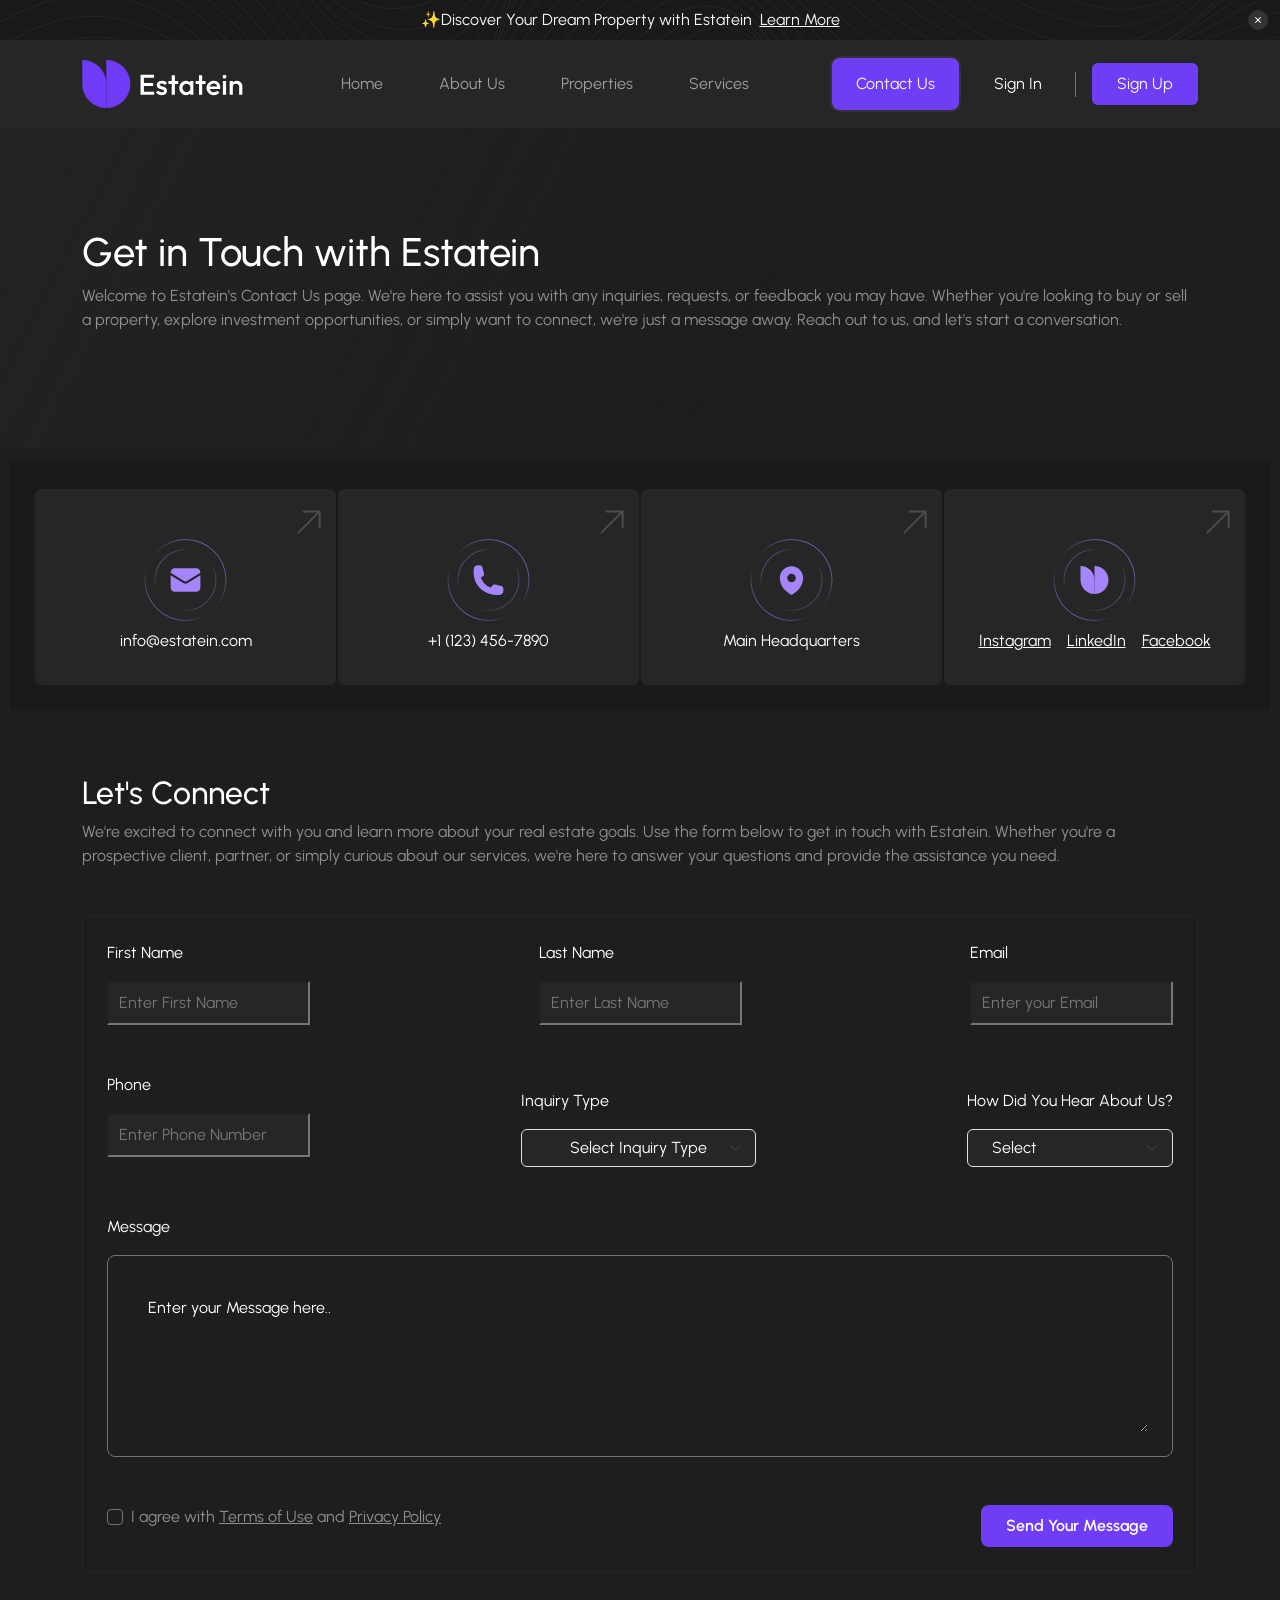
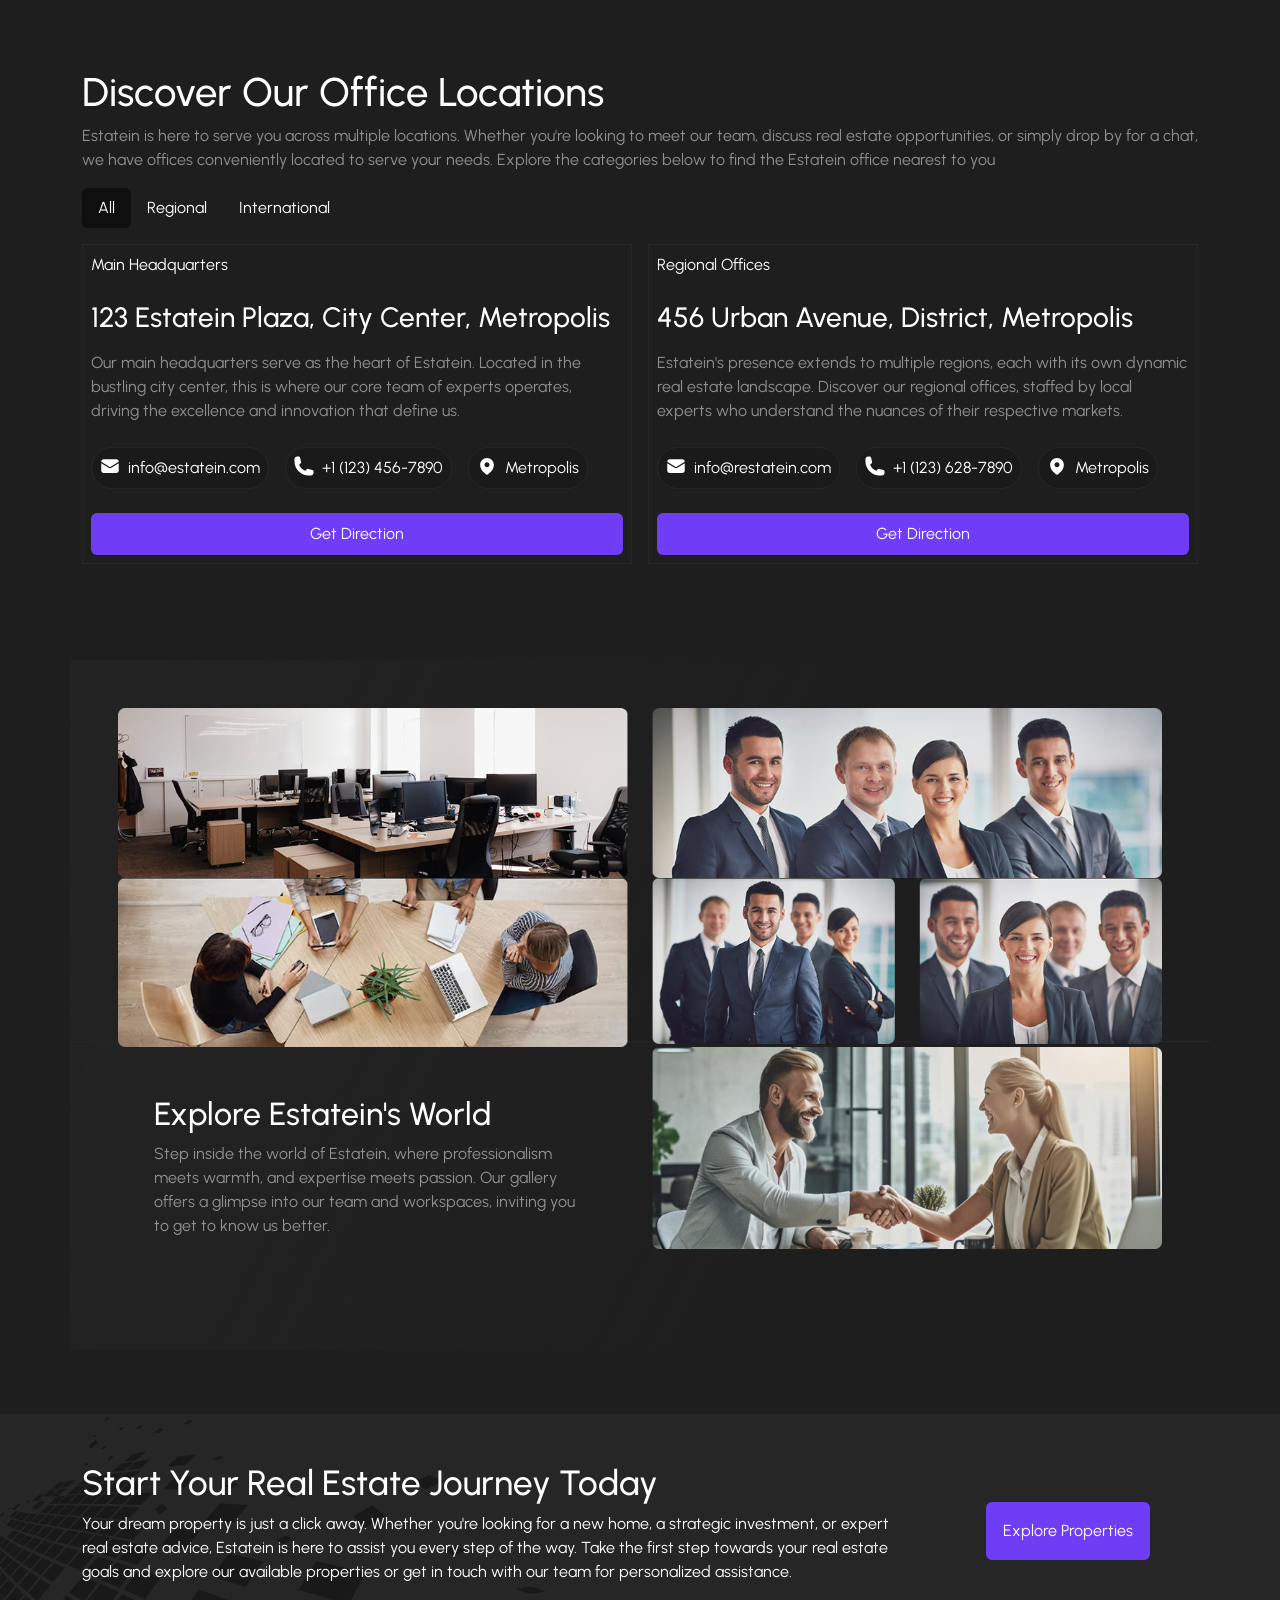
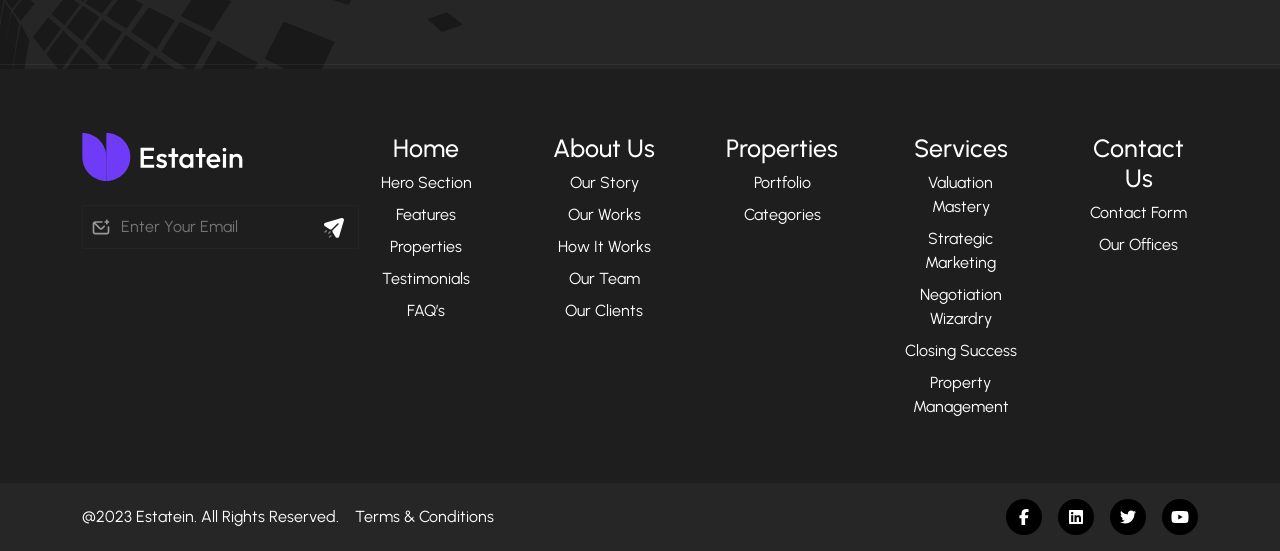
<file: html/Contact.html>
<!doctype html>
<html lang="en">
  <head>
    <meta charset="utf-8">
    <meta name="viewport" content="width=device-width, initial-scale=1">
    <title>Contact us - Estatein</title>
    <meta name="title" content="Contact Us - Estatein | We're Here to Help">
<meta name="description" content="Get in touch with Estatein. Reach our team via contact form, phone, email, or visit one of our office locations to discuss real estate opportunities.">

<meta name="keywords" content="contact estatein, real estate contact, estatein office locations, get in touch, contact form, real estate support, estatein email, estatein phone">
<meta name="author" content="Estatein">

<meta name="robots" content="index, follow">
    <!-- font family -->
     <link rel="preconnect" href="https://fonts.googleapis.com">
<link rel="preconnect" href="https://fonts.gstatic.com" crossorigin>
<link href="https://fonts.googleapis.com/css2?family=Urbanist:ital,wght@0,100..900;1,100..900&display=swap" rel="stylesheet">

    <link rel="icon"  href="../assets/img/logo-in-title.svg" alt="logo in title">
    <link href="https://cdn.jsdelivr.net/npm/bootstrap@5.3.8/dist/css/bootstrap.min.css" rel="stylesheet" integrity="sha384-sRIl4kxILFvY47J16cr9ZwB07vP4J8+LH7qKQnuqkuIAvNWLzeN8tE5YBujZqJLB" crossorigin="anonymous">
    <link rel="stylesheet" href="../assets/css/main.css"/>
    <link rel="stylesheet" href="../assets/css/contact.css"/>
    <link rel="stylesheet" href="../assets/css/home.css"/>
  </head>
  <body>
     <div class="container-fluid d-flex justify-content-between align-items-center above-nav">
    <div class="d-flex gap-2 text-light p-2 mx-auto">
      <p class="mb-0">✨Discover Your Dream Property with Estatein</p>
      <a class="text-light" href="../html/about.html">Learn More</a>
    </div>
    <div class=" d-flex justify-content-center align-items-center rounded-circle bg-x-icon x-icon">
      <svg  xmlns="http://www.w3.org/2000/svg" height="10" width="10" viewBox="0 0 640 640"><!--!Font Awesome Free v7.1.0 by @fontawesome - https://fontawesome.com License - https://fontawesome.com/license/free Copyright 2025 Fonticons, Inc.--><path fill="#ffffff" d="M183.1 137.4C170.6 124.9 150.3 124.9 137.8 137.4C125.3 149.9 125.3 170.2 137.8 182.7L275.2 320L137.9 457.4C125.4 469.9 125.4 490.2 137.9 502.7C150.4 515.2 170.7 515.2 183.2 502.7L320.5 365.3L457.9 502.6C470.4 515.1 490.7 515.1 503.2 502.6C515.7 490.1 515.7 469.8 503.2 457.3L365.8 320L503.1 182.6C515.6 170.1 515.6 149.8 503.1 137.3C490.6 124.8 470.3 124.8 457.8 137.3L320.5 274.7L183.1 137.4z"/></svg>
</div>
    
  </div>
   <nav class="navbar navbar-expand-lg bg-navbar navbar-dark position-sticky z-1 top-0">
  <div class="container">
   <a class="navbar-brand d-none d-lg-block" href="../index.html"><img src="../assets/img/Logo-for-desktop.svg" alt="logo"/></a>
   <a class="navbar-brand d-none d-md-block d-lg-none" href="../index.html"><img src="../assets/img/logo-for laptop.svg" alt="logo"/></a>
   <a class="navbar-brand d-block d-md-none" href="../index.html"><img src="../assets/img/logo-for-mobile.svg" alt="logo"/></a>
     <button class="navbar-toggler border-0" type="button" data-bs-toggle="collapse" data-bs-target="#navbarSupportedContent" aria-controls="navbarSupportedContent" aria-expanded="false" aria-label="Toggle navigation">
      <img src="../assets/img/bars.svg" alt="bars"/>
    </button>
    <div class="collapse navbar-collapse " id="navbarSupportedContent">
      <ul class="navbar-nav mx-auto  gap-2">
        <li class="nav-item p-2">
          <a class="nav-link font p-3 " aria-current="page" href="../index.html">Home</a>
        </li>
        <li class="nav-item p-2">
          <a class="nav-link p-3 font" href="./about.html">About Us</a>
        </li>
        <li class="nav-item p-2">
          <a class="nav-link font p-3" href="./Properties.html">Properties</a>
        </li>
         <li class="nav-item p-2">
          <a class="nav-link font p-3" href="./Services.html">Services</a>
        </li>
       
      </ul>
        <a class="nav-link contact text-light font active" href="../html/Contact.html">Contact Us</a>
       <a class="nav-link active  font text-center ms-2">
    <button type="button" class="btn text-light px-4 py-2" data-bs-toggle="modal" data-bs-target="#loginModal">
      Sign In
    </button>
   </a>

      <span class="border-start border-secondary d-none d-lg-block mx-2" style="height:25px;"></span>
   <a class="nav-link active  font text-center ms-2">
    <button type="button" class="btn bg-main-color text-light sign-in-up px-4 py-2" data-bs-toggle="modal" data-bs-target="#signupModal">
      Sign Up
    </button>
   </a>

   
    </div>
  </div>
</nav>
 <div class="modal fade modal-bg" id="loginModal" tabindex="-1" aria-labelledby="loginModalLabel" aria-hidden="true">
    <div class="modal-dialog  modal-dialog-centered">
      <div class="modal-content bg_dark text-white">
        <div class="modal-header border-0 d-flex flex-column align-items-center gap-2">
          <img src="../assets/img/logo-in-title.svg" class="logo-in-sign-in" alt="logo">
          <h2 class="modal-title  fs-4" id="loginModalLabel">
            Sign In
          </h2>
        </div>

        <div class="modal-body text-center">
          <p class="mb-4 text-white">Enter your credentials to continue</p>

          <form>
            <div class="mb-3 text-start">
              <label for="email" class="form-label">Email</label>
              <input type="email" class="form-control bg-transparent" id="email" placeholder="Email">
            </div>

            <div class="mb-3 text-start position-relative">
              <label for="password" class="form-label">Password</label>
              <input type="password" class="form-control bg-transparent" id="password" placeholder="Password">
            </div>

            <div class="d-flex justify-content-between align-items-center mb-3">
              <div class="form-check">
                <input type="checkbox" class="form-check-input" id="remember">
                <label class="form-check-label" for="remember">Remember me</label>
              </div>
              <a href="#" class="forgot main-text">Forgot password?</a>
            </div>

            <button type="submit" class="btn bg-main-color sign-in-up text-white w-100 mb-3">Sign In</button>

            <p class="create-link mb-0">Don't have an account? <a href="#" class="main-text" data-bs-toggle="modal" data-bs-target="#signupModal" data-bs-dismiss="modal">Create one</a></p>
          </form>
        </div>
      </div>
    </div>
  </div>

<div class="modal fade modal-bg" id="signupModal" tabindex="-1" aria-labelledby="signupModalLabel" aria-hidden="true">
  <div class="modal-dialog modal-dialog-centered">
    <div class="modal-content bg_dark text-white">
      <div class="modal-header d-flex flex-column align-items-center gap-2 border-0">
        <img src="../assets/img/logo-in-title.svg" alt="logo">
        <h2 class="modal-title fs-4" id="signupModalLabel">Create Account</h2>
      </div>

      <div class="modal-body text-center">
        <p class="mb-4 text-white">Fill out the form to create a new account</p>

        <form>
          <div class="mb-3 text-start">
            <label for="signup-name" class="form-label">Full Name</label>
            <input type="text" class="form-control text-white bg-transparent" id="signup-name" placeholder="Full Name">
          </div>

          <div class="mb-3 text-start">
            <label for="signup-email" class="form-label">Email</label>
            <input type="email" class="form-control text-white bg-transparent" id="signup-email" placeholder="Email">
          </div>

          <div class="mb-3 text-start">
            <label for="signup-password" class="form-label">Password</label>
            <input type="password" class="form-control text-white bg-transparent" id="signup-password" placeholder="Password">
          </div>

          <div class="mb-3 text-start">
            <label for="signup-confirm" class="form-label">Confirm Password</label>
            <input type="password" class="form-control text-white bg-transparent" id="signup-confirm" placeholder="Confirm Password">
          </div>

          <button type="submit" class="btn bg-main-color sign-in-up text-white w-100 mb-3">Sign Up</button>

          <p class="create-link mb-0">Already have an account?
            <a href="#" class="main-text" data-bs-toggle="modal" data-bs-target="#loginModal" data-bs-dismiss="modal">
              Sign In
            </a>
          </p>
        </form>
      </div>
    </div>
  </div>
</div>
<main>
  <section class="hero-contact herosection">
       <div class="py__10 hero-contact-page main-pro">
         <div class="container">
     <h1 class="text-white">Get in Touch with Estatein</h1>
       <p class="text-white-50">Welcome to Estatein's Contact Us page. We're here to assist you with any inquiries, requests, or feedback you may have. Whether you're looking to buy or sell a property, explore investment opportunities, or simply want to connect, we're just a message away. Reach out to us, and let's start a conversation.</p>
  
  </div>
    </div>
   
  </section>
   <section class="services py-3 ">
       <div class="container-fluid">
        <div class="row bg_dark p-4 g-1">
         <div class="service col-lg-3 col-xl-3 col-xxl-3 col-md-4  col-6 bg__grey py-3 border__dark rounded-3">
          <div class="arrow d-flex justify-content-end px-2">
                <img src="../assets/img/services/arrow.svg" alt="arrow">
               </div>
               <div class="d-flex flex-column align-items-center justify-content-center gap-2">
                <img src="../assets/img/contact page/Icon Container (4).svg" class="move-img" alt="email-icon"/>
                <p class="text-white text-center">info@estatein.com</p>
               </div>
               
         </div>
         <div class="service col-lg-3 col-xl-3 col-xxl-3 col-md-4 col-6 bg__grey py-3 border__dark rounded-3">
           <div class="arrow d-flex justify-content-end px-2">
                <img src="../assets/img/services/arrow.svg" alt="arrow">
               </div>
               <div class="d-flex flex-column align-items-center justify-content-center gap-2">
                <img src="../assets/img/contact page/Icon Container (5).svg" class="move-img" alt="phone-icon" />
                <p class="text-white text-center">+1 (123) 456-7890</p>
               </div>
         </div>
         <div class="service col-lg-3 col-xl-3 col-xxl-3 col-md-4 col-6 bg__grey py-3 border__dark rounded-3">
           <div class="arrow d-flex justify-content-end px-2">
                <img src="../assets/img/services/arrow.svg" alt="arrow">
               </div>
               <div class="d-flex flex-column align-items-center justify-content-center gap-2">
                <img src="../assets/img/contact page/Icon Container (6).svg" class="move-img" alt="loaction" />
                <p class="text-white text-center">Main Headquarters</p>
               </div>
         </div>
         <div class="service col-lg-3 col-xl-3 col-xxl-3 col-md-4 col-6 bg__grey py-3 border__dark rounded-3">
           <div class="arrow d-flex justify-content-end px-2">
                <img src="../assets/img/services/arrow.svg" alt="arrow">
               </div>
               <div class="d-flex flex-column align-items-center justify-content-center gap-2">
                <img src="../assets/img/contact page/Icon Container (7).svg" class="move-img" alt="fire-social maedia" />
                <p class="text-white text-center d-flex flex-wrap justify-content-center gap-3"><a href="#" class="text-white">Instagram</a>
                  <a href="#" class="text-white">LinkedIn</a>
                  <a href="#" class="text-white">Facebook</a>
                </p>
               </div>
         </div>
        </div>
        </div>
       
      </section>
       <section class="contact-us py-5">
        <div class="container">    
      <h2 class="text-white">Let's Connect</h2>
      <p class="text-white-50">We're excited to connect with you and learn more about your real estate goals. Use the form below to get in touch with Estatein. Whether you're a prospective client, partner, or simply curious about our services, we're here to answer your questions and provide the assistance you need.</p>
     <div class="d-flex flex-column mt-5 border__gray p-4 gap-5">
    <div class="d-flex justify-content-between flex-wrap">
      <div>
        <p class="text-white">First Name</p>
        <input type="text" class="bg__grey py-2 input-contact-properties border___dark" placeholder="  Enter First Name">
      </div>
       <div>
        <p class="text-white">Last Name</p>
        <input type="text" class="bg__grey py-2 input-contact-properties border___dark" placeholder="  Enter Last Name">
      </div>
       <div>
        <p class="text-white">Email</p>
        <input type="text" class="bg__grey py-2 input-contact-properties border___dark" placeholder="  Enter your Email">
      </div>
    </div>
     <div class="d-flex justify-content-between  flex-wrap">
       <div>
        <p class="text-white">Phone</p>
        <input type="text" class="bg__grey py-2 input-contact-properties border___dark" placeholder="  Enter Phone Number">
      </div>
      <div >
        <p class="text-white"> <p class="text-white">Inquiry Type</p></p>
         <div class="input-group   rounded-1">
  <select class="form-select px-5  border___dark d-flex justify-content-start bg__grey text-white" id="Location" aria-label="Example select with button addon">
    <option value="" selected disabled hidden class="text__white__50">Select Inquiry Type</option>
    <option value="1">One</option>
    <option value="2">Two</option>
    <option value="3">Three</option>
  </select>
  
</div>

      </div>
      <div >
        <p class="text-white"> <p class="text-white">How Did You Hear About Us?</p></p>
         <div class="input-group  border___dark rounded-1">
  <select class="form-select px-4  border___dark d-flex justify-content-start bg__grey text-white" id="property-type" aria-label="Example select with button addon">
    <option value="" selected disabled hidden class="text__white__50">Select</option>
    <option value="1">One</option>
    <option value="2">Two</option>
    <option value="3">Three</option>
  </select>
  
</div>

      </div>

     </div>
     <div>
  <p class="text-white">Message</p>
   <form class="p-4 border border-secondary rounded-3"> 
      
      <textarea id="message" class="form-control placeholder-message-white bg-transparent text-white border-0 p-3" rows="5" placeholder="Enter your Message here.."></textarea>
    </form>
     </div>
    <div class="d-flex justify-content-between flex-wrap ">
        <div class="form-check">
          <input class="form-check-input bg-transparent border-secondary" type="checkbox" value="" id="agree">
         <p class="text-white-50">I agree with <a href="#" class="text-white-50">Terms of Use</a> and <a href="#" class="text-white-50">Privacy Policy</a></p>
        </div>
        <div>
        <button class="btn bg-main-color bg-main-color-contact contact-properties-btn text-white px-4 py-2 rounded-3 fw-semibold">
          Send Your Message
        </button></div>
    </div>
    </div>
     </div>
    </section>
    <section class="Office-Locations-section py-5">
      <div class="container">
      <h1 class="text-white">Discover Our Office Locations</h1>
      <p class="text-white-50">Estatein is here to serve you across multiple locations. Whether you're looking to meet our team, discuss real estate opportunities, or simply drop by for a chat, we have offices conveniently located to serve your needs. Explore the categories below to find the Estatein office nearest to you</p>
  
      <ul class="nav nav-pills bg-transparent text-white mb-3" id="pills--contact-tab" role="tablist">
  <li class="nav-item" role="presentation">
    <button class="nav-link active  text-white id="pills-all-tab" data-bs-toggle="pill" data-bs-target="#pills-all" type="button" role="tab" aria-controls="pills-all" aria-selected="true">All</button>
  </li>
  <li class="nav-item" role="presentation">
    <button class="nav-link text-white" id="pills-Regional-tab" data-bs-toggle="pill" data-bs-target="#pills-Regional" type="button" role="tab" aria-controls="pills-Regional" aria-selected="false">Regional</button>
  </li>
  <li class="nav-item" role="presentation">
    <button class="nav-link text-white" id="pills-International-tab" data-bs-toggle="pill" data-bs-target="#pills-International" type="button" role="tab" aria-controls="pills-International" aria-selected="false">International</button>
  </li>
</ul>
<div class="tab-content" id="pills-tabContent">
  <div class="tab-pane Office-Locations fade show active d-flex  flex-wrap gap-3" id="pills-all" role="tabpanel" aria-labelledby="pills-all-tab" tabindex="0">
    <div class="d-flex flex-column office gap-2 p-2 border__gray">
      <p class="text-white">Main Headquarters</p>
      <h3 class="text-white">123 Estatein Plaza, City Center, Metropolis</h3>
      <p class="text-white-50">Our main headquarters serve as the heart of Estatein. Located in the bustling city center, this is where our core team of experts operates, driving the excellence and innovation that define us.</p>
    <div class="d-flex gap-3 flex-wrap">
      <p class="text-white bg_dark border__gray rounded-pill  p-2 d-flex gap-2"><img src="../assets/img/contact page/Icon (13).svg" alt="email-icon"/>info@estatein.com</p>
      <p class="text-white bg_dark border__gray rounded-pill p-2 d-flex gap-2"><img src="../assets/img/contact page/Vector (Stroke) (2).svg" alt="phone-icon"/>+1 (123) 456-7890</p>
      <p class="text-white bg_dark border__gray rounded-pill p-2 d-flex gap-2"><img src="../assets/img/contact page/Icon (12).svg" alt="loaction-icon"/>Metropolis</p>
    </div>
      <button class="btn bg-main-color p-2 text-white bg-main-color-contact">Get Direction</button>
    </div>
    <div class="d-flex flex-column office gap-2 p-2 border__gray">
      <p class="text-white">Regional Offices</p>
      <h3 class="text-white">456 Urban Avenue, District, Metropolis</h3>
      <p class="text-white-50">Estatein's presence extends to multiple regions, each with its own dynamic real estate landscape. Discover our regional offices, staffed by local experts who understand the nuances of their respective markets.</p>
    <div class="d-flex gap-3 flex-wrap">
      <p class="text-white bg_dark border__gray rounded-pill p-2 d-flex gap-2"><img src="../assets/img/contact page/Icon (13).svg" alt="email-icon"/>info@restatein.com</p>
      <p class="text-white bg_dark border__gray rounded-pill p-2 d-flex gap-2"><img src="../assets/img/contact page/Vector (Stroke) (2).svg" alt="phone-icon"/>+1 (123) 628-7890</p>
      <p class="text-white bg_dark border__gray rounded-pill p-2 d-flex gap-2"><img src="../assets/img/contact page/Icon (12).svg" alt="loaction-icon"/>Metropolis</p>
    </div>
      <button class="btn bg-main-color p-2 text-white bg-main-color-contact">Get Direction</button>
    </div>
  </div>
  <div class="tab-pane Office-Locations d-flex fade" id="pills-Regional" role="tabpanel" aria-labelledby="pills-Regional-tab" tabindex="0">
    <!-- <div class="d-flex flex-column office gap-2 p-2 border__gray">
      <p class="text-white">Regional Offices</p>
      <h3 class="text-white">456 Urban Avenue, Downtown District, Metropolis</h3>
      <p class="text-white-50">Estatein's presence extends to multiple regions, each with its own dynamic real estate landscape. Discover our regional offices, staffed by local experts who understand the nuances of their respective markets.</p>
    <div class="d-flex gap-3 flex-wrap">
      <p class="text-white bg_dark border__gray rounded-pill p-2 d-flex gap-2"><img src="../assets/img/contact page/Icon (13).svg" alt="email-icon"/>info@restatein.com</p>
      <p class="text-white bg_dark border__gray rounded-pill p-2 d-flex gap-2"><img src="../assets/img/contact page/Vector (Stroke) (2).svg" alt="phone-icon"/>+1 (123) 628-7890</p>
      <p class="text-white bg_dark border__gray rounded-pill p-2 d-flex gap-2"><img src="../assets/img/contact page/Icon (12).svg" alt="loaction-icon"/>Metropolis</p>
    </div>
      <button class="btn bg-main-color p-2 text-white">Get Direction</button>
    </div> -->
  </div>
  <div class="tab-pane fade Office-Locations d-flex" id="pills-International" role="tabpanel" aria-labelledby="pills-International-tab" tabindex="0">
     <!-- <div class="d-flex office flex-column gap-2 p-2 border__gray">
      <p class="text-white">Main Headquarters</p>
      <h3 class="text-white">123 Estatein Plaza, City Center, Metropolis</h3>
      <p class="text-white-50">Our main headquarters serve as the heart of Estatein. Located in the bustling city center, this is where our core team of experts operates, driving the excellence and innovation that define us.</p>
    <div class="d-flex gap-3 ">
      <p class="text-white bg_dark border__gray rounded-pill p-2 d-flex gap-2"><img src="../assets/img/contact page/Icon (13).svg" alt="email-icon"/>info@estatein.com</p>
      <p class="text-white bg_dark border__gray rounded-pill p-2 d-flex gap-2"><img src="../assets/img/contact page/Vector (Stroke) (2).svg" alt="phone-icon"/>+1 (123) 456-7890</p>
      <p class="text-white bg_dark border__gray rounded-pill p-2 d-flex gap-2"><img src="../assets/img/contact page/Icon (12).svg" alt="loaction-icon"/>Metropolis</p>
    </div>
      <button class="btn bg-main-color p-2 text-white">Get Direction</button> -->
    <!-- </div> -->
  </div>
  
</div>

    </div>
    </section>
    <section class="Explore-Estateins-World py-5">
      <div class="container bac-Explore-Estateins-World p-5 rounded-1">
        <div class="row">
           <div class="col-6 Explore-Estateins-World-img-1 ">
            <img src="../assets/img/contact page/Image (9).png" class="about-images" alt="Modern open office workspace with desks and computers"/>
             
           </div>
           <div class=" col-6 Explore-Estateins-World-img-2">
            <img src="../assets/img/contact page/Image (10).png" class="about-images" alt="Professional real estate team standing together and smiling at the camera"/>
           </div>
        </div>
         <div class="row">
           <div class="col-6 Explore-Estateins-World-img-3">
            <img src="../assets/img/contact page/Image (11).png" class="about-images" alt="Team collaborating around a table with laptops and documents"/>
           </div>
           <div class="col-3 Explore-Estateins-World-img-4">
            <img src="../assets/img/contact page/Image (12).png" class="about-images" alt="Confident business leader standing with team in the background"/>
          
           </div>
            <div class="col-3 Explore-Estateins-World-img-5">
           
            <img src="../assets/img/contact page/Image (13).png" class="about-images" alt="Female business professional smiling with colleagues behind her"/>
           </div>
        </div>
        <div class="row">
          <div class="col-lg-6 col-12 d-flex justify-content-center flex-column p-5">
              <h2 class="text-white">Explore Estatein's World</h2>
              <p class="text-white-50">Step inside the world of Estatein, where professionalism meets warmth, and expertise meets passion. Our gallery offers a glimpse into our team and workspaces, inviting you to get to know us better.</p>
          </div>
           <div class="col-lg-6 Explore-Estateins-World-img-6  col-12">
             <img src="../assets/img/contact-img-section/Image (14).png" class="about-images" alt="Business meeting with two professionals shaking hands across a table"/>
            </div>
        </div>
      </div>
    </section>



<section class="CTA mt-3">
        <div>
          <div class="container-lg">
            <div class="row">
              <div class="left-side-cta col-xxl-9 col-xl-9 col-lg-8 col-md-9 col-sm-12 left-side-CTA text-white py-5">
                <h2>Start Your Real Estate Journey Today</h2>
                <p>
                  Your dream property is just a click away. Whether you're
                  looking for a new home, a strategic investment, or expert real
                  estate advice, Estatein is here to assist you every step of
                  the way. Take the first step towards your real estate goals
                  and explore our available properties or get in touch with our
                  team for personalized assistance.
                </p>
              </div>
              <div
                class="right-side-cta col-xxl-3 col-xl-3 col-lg-4 col-md-3 col-sm-12 right-side-CTA d-flex justify-content-center align-items-center py-5 "
              >
                 <a href="./Properties.html" class="btn bg-main-color main-btn-hero p-3 text-white text-center">
                  Explore Properties
                </a>
              </div>
            </div>
          </div>
        </div>
        <hr class="line" />
      </section>
  <footer>
    <div class="footer py-5">
      <div class="container">
        <div class="row">
        <div class="left-side col-12   col-lg-4 col-xl-3 col-xxl-3">
          <img src="../assets/img/Logo-for-desktop.svg" alt="logo" />
            <div class="search py-4">
              <form class="d-inline-flex border border-dark p-2">
                <img src="../assets/img/email-footer.svg" alt="email" class="me-2"/>
                <input type="email" placeholder="Enter Your Email" class="bg-transparent border-0" />
                <button class="bg-transparent border-0"><img src="../assets/img/Send.svg " alt="button send email"/></button>
              </form>
              
            </div>
        </div>
        <div class=" col-12  col-lg-8 col-xl-9 col-xxl-9  ">
        <div class="right-side d-flex justify-content-between row g-4 text-white text-center">
        <div class="col-6 col-lg-2 ">
          <div><h2>Home</h2></div>
          <div class="footer-contain">
            <ul class="list-unstyled  text-center d-flex flex-column gap-2">
              <li><a href="#" class="text-white text-decoration-none">Hero Section</a></li>
               <li><a href="#" class="text-white text-decoration-none">Features</a></li>
                <li><a href="#" class="text-white text-decoration-none">Properties</a></li>
                 <li><a href="#" class="text-white text-decoration-none">Testimonials</a></li>
                  <li><a href="#" class="text-white text-decoration-none">FAQ’s</a></li>
            </ul>
          </div></div>
          <div class="col-6 col-lg-2 " >
          <div><h2>About Us</h2></div>
          <div class="footer-contain">
            <ul class="list-unstyled  text-center d-flex flex-column gap-2">
              <li><a href="#" class="text-white text-decoration-none">Our Story</a></li>
               <li><a href="#" class="text-white text-decoration-none">Our Works</a></li>
                <li><a href="#" class="text-white text-decoration-none">How It Works</a></li>
                 <li><a href="#" class="text-white text-decoration-none">Our Team</a></li>
                  <li><a href="#" class="text-white text-decoration-none">Our Clients</a></li>

            </ul>
          </div></div>
           <div class="col-6 col-lg-2  " >
          <div><h2>Properties</h2></div>
          <div class="footer-contain">
            <ul class="list-unstyled  text-center d-flex flex-column gap-2 ">
              <li><a href="#" class="text-white text-decoration-none">Portfolio</a></li>
               <li><a href="#" class="text-white text-decoration-none">Categories</a></li>


            </ul>
          </div></div>


          <div class="col-6 col-lg-2  ">
          <div><h2>Services</h2></div>
          <div class="footer-contain">
            <ul class="list-unstyled  text-center d-flex flex-column gap-2 ">
              <li><a href="#" class="text-white text-decoration-none">Valuation Mastery</a></li>
               <li><a href="#" class="text-white text-decoration-none">Strategic Marketing</a></li>
                <li><a href="#" class="text-white text-decoration-none">Negotiation Wizardry</a></li>
                 <li><a href="#" class="text-white text-decoration-none">Closing Success</a></li>
                  <li><a href="#" class="text-white text-decoration-none">Property Management</a></li>

            </ul>
          </div></div>
 <div class="col-6 col-lg-2  ">
          <div><h2>Contact Us</h2></div>
          <div class="footer-contain">
            <ul class="list-unstyled text-center d-flex flex-column gap-2">
              <li><a href="#" class="text-white text-decoration-none">Contact Form</a></li>
               <li><a href="#" class="text-white text-decoration-none">Our Offices</a></li>


            </ul>
          </div></div>
        </div>
      </div>
      </div>
      </div>
    </div>
  </footer>
  <section class="subfooter p-3">
  <div class="container">
   <div class="subfooter-contain d-flex justify-content-between">
    <div class="left-side-subfooter text-white d-flex align-items-center gap-3">
    <a href="#" class="text-decoration-none text-white">@2023 Estatein. All Rights Reserved.</a>
    <a href="#" class="text-decoration-none text-white">Terms & Conditions</a>
    </div>
    <div class="right-side-subfooter text-white d-flex gap-3">
           <a href="#" class="bg-black p-2 rounded-circle  d-flex justify-content-center align-items-center"><svg xmlns="http://www.w3.org/2000/svg" height="20" width="20" viewBox="0 0 640 640"><!--!Font Awesome Free v7.1.0 by @fontawesome - https://fontawesome.com License - https://fontawesome.com/license/free Copyright 2025 Fonticons, Inc.--><path fill="#ffffff" d="M240 363.3L240 576L356 576L356 363.3L442.5 363.3L460.5 265.5L356 265.5L356 230.9C356 179.2 376.3 159.4 428.7 159.4C445 159.4 458.1 159.8 465.7 160.6L465.7 71.9C451.4 68 416.4 64 396.2 64C289.3 64 240 114.5 240 223.4L240 265.5L174 265.5L174 363.3L240 363.3z"/></svg>
            </a>  <a href="#" class="bg-black p-2 rounded-circle d-flex justify-content-center align-items-center"><svg xmlns="http://www.w3.org/2000/svg" height="20" width="20" viewBox="0 0 640 640"><!--!Font Awesome Free v7.1.0 by @fontawesome - https://fontawesome.com License - https://fontawesome.com/license/free Copyright 2025 Fonticons, Inc.--><path fill="#ffffff" d="M512 96L127.9 96C110.3 96 96 110.5 96 128.3L96 511.7C96 529.5 110.3 544 127.9 544L512 544C529.6 544 544 529.5 544 511.7L544 128.3C544 110.5 529.6 96 512 96zM231.4 480L165 480L165 266.2L231.5 266.2L231.5 480L231.4 480zM198.2 160C219.5 160 236.7 177.2 236.7 198.5C236.7 219.8 219.5 237 198.2 237C176.9 237 159.7 219.8 159.7 198.5C159.7 177.2 176.9 160 198.2 160zM480.3 480L413.9 480L413.9 376C413.9 351.2 413.4 319.3 379.4 319.3C344.8 319.3 339.5 346.3 339.5 374.2L339.5 480L273.1 480L273.1 266.2L336.8 266.2L336.8 295.4L337.7 295.4C346.6 278.6 368.3 260.9 400.6 260.9C467.8 260.9 480.3 305.2 480.3 362.8L480.3 480z"/></svg>
            </a> <a href="#" class="bg-black p-2 rounded-circle d-flex justify-content-center align-items-center"><svg xmlns="http://www.w3.org/2000/svg" height="20" width="20" viewBox="0 0 640 640"><!--!Font Awesome Free v7.1.0 by @fontawesome - https://fontawesome.com License - https://fontawesome.com/license/free Copyright 2025 Fonticons, Inc.--><path fill="#ffffff" d="M523.4 215.7C523.7 220.2 523.7 224.8 523.7 229.3C523.7 368 418.1 527.9 225.1 527.9C165.6 527.9 110.4 510.7 64 480.8C72.4 481.8 80.6 482.1 89.3 482.1C138.4 482.1 183.5 465.5 219.6 437.3C173.5 436.3 134.8 406.1 121.5 364.5C128 365.5 134.5 366.1 141.3 366.1C150.7 366.1 160.1 364.8 168.9 362.5C120.8 352.8 84.8 310.5 84.8 259.5L84.8 258.2C98.8 266 115 270.9 132.2 271.5C103.9 252.7 85.4 220.5 85.4 184.1C85.4 164.6 90.6 146.7 99.7 131.1C151.4 194.8 229 236.4 316.1 240.9C314.5 233.1 313.5 225 313.5 216.9C313.5 159.1 360.3 112 418.4 112C448.6 112 475.9 124.7 495.1 145.1C518.8 140.6 541.6 131.8 561.7 119.8C553.9 144.2 537.3 164.6 515.6 177.6C536.7 175.3 557.2 169.5 576 161.4C561.7 182.2 543.8 200.7 523.4 215.7z"/></svg>
           </a> <a href="#" class="bg-black p-2 rounded-circle d-flex justify-content-center align-items-center"><svg xmlns="http://www.w3.org/2000/svg" height="20" width="20" viewBox="0 0 640 640"><!--!Font Awesome Free v7.1.0 by @fontawesome - https://fontawesome.com License - https://fontawesome.com/license/free Copyright 2025 Fonticons, Inc.--><path fill="#ffffff" d="M581.7 188.1C575.5 164.4 556.9 145.8 533.4 139.5C490.9 128 320.1 128 320.1 128C320.1 128 149.3 128 106.7 139.5C83.2 145.8 64.7 164.4 58.4 188.1C47 231 47 320.4 47 320.4C47 320.4 47 409.8 58.4 452.7C64.7 476.3 83.2 494.2 106.7 500.5C149.3 512 320.1 512 320.1 512C320.1 512 490.9 512 533.5 500.5C557 494.2 575.5 476.3 581.8 452.7C593.2 409.8 593.2 320.4 593.2 320.4C593.2 320.4 593.2 231 581.8 188.1zM264.2 401.6L264.2 239.2L406.9 320.4L264.2 401.6z"/></svg>
</a>
    </div>
  </div>
</div>
  </section>
</main>
    <script src="https://cdn.jsdelivr.net/npm/bootstrap@5.3.8/dist/js/bootstrap.bundle.min.js" integrity="sha384-FKyoEForCGlyvwx9Hj09JcYn3nv7wiPVlz7YYwJrWVcXK/BmnVDxM+D2scQbITxI" crossorigin="anonymous"></script>
 <script src="../assets/js/main.js"></script>
  </body>
</html>
</file>
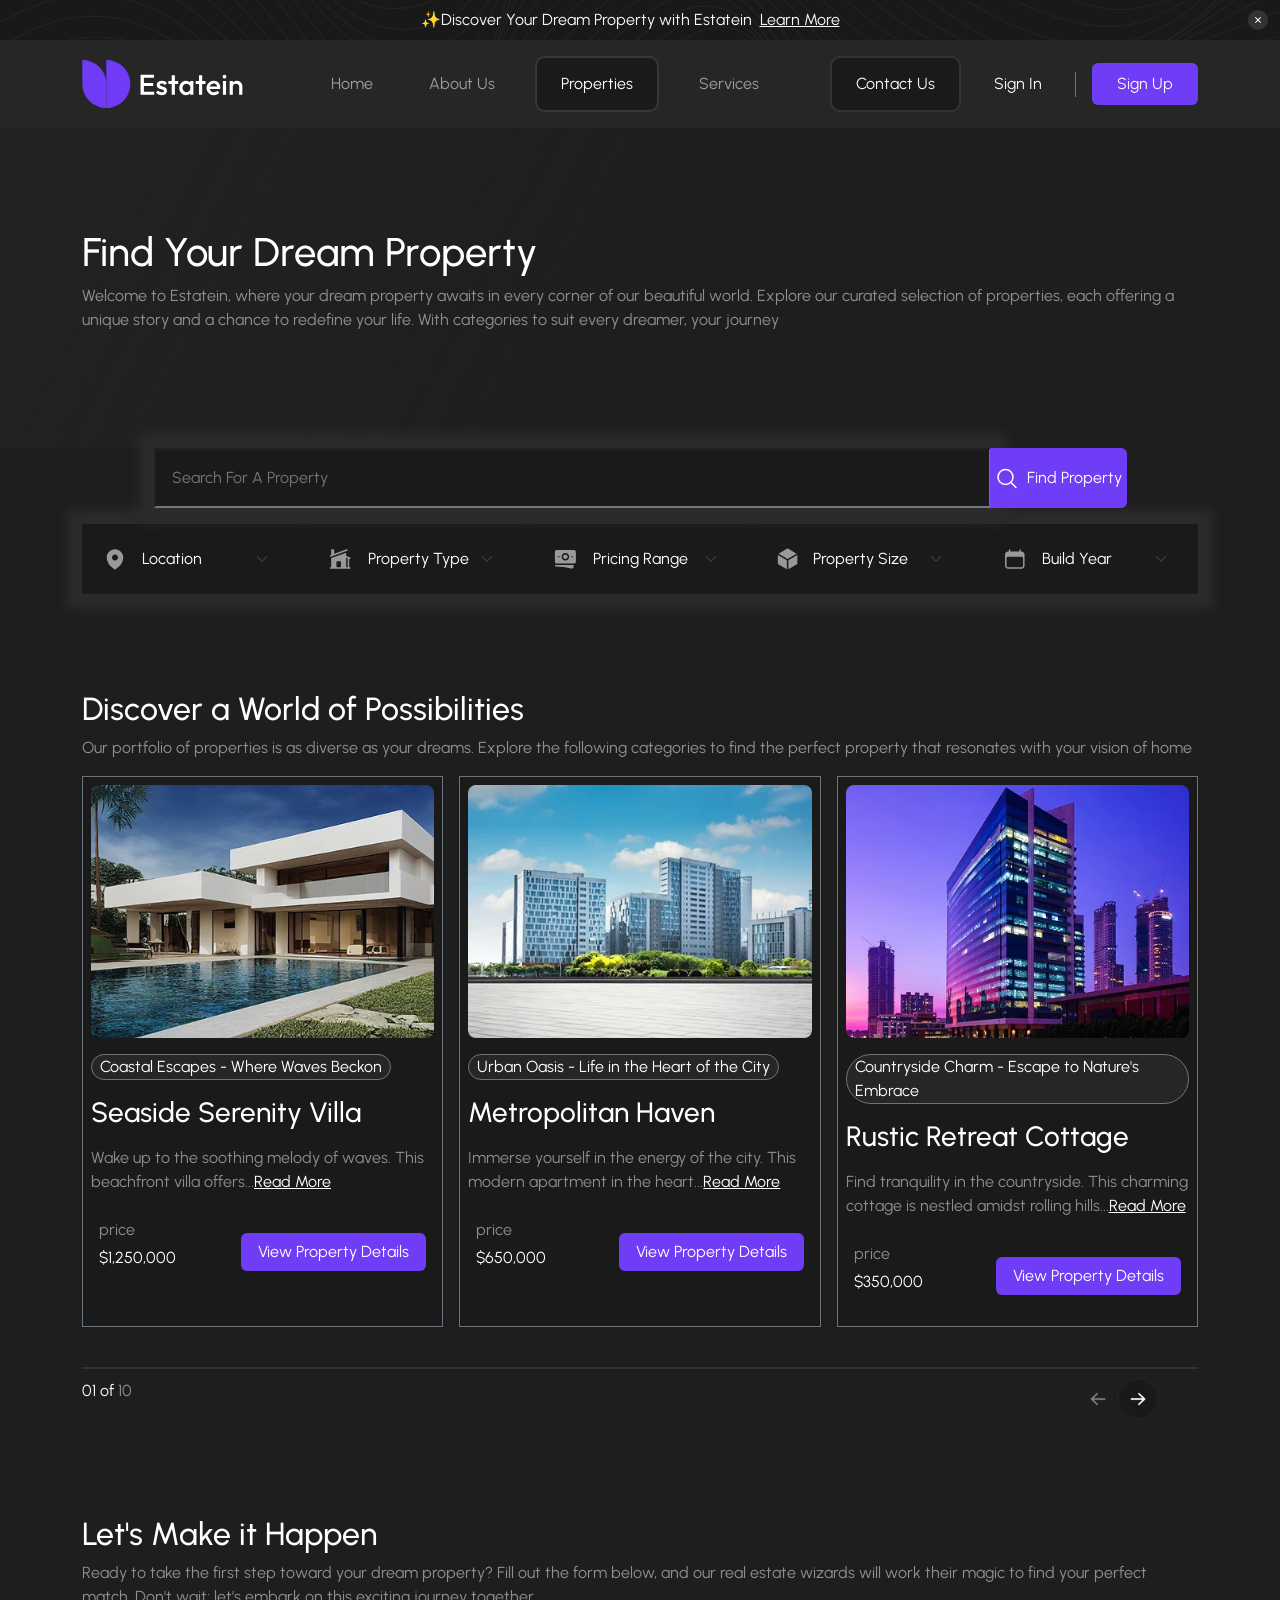
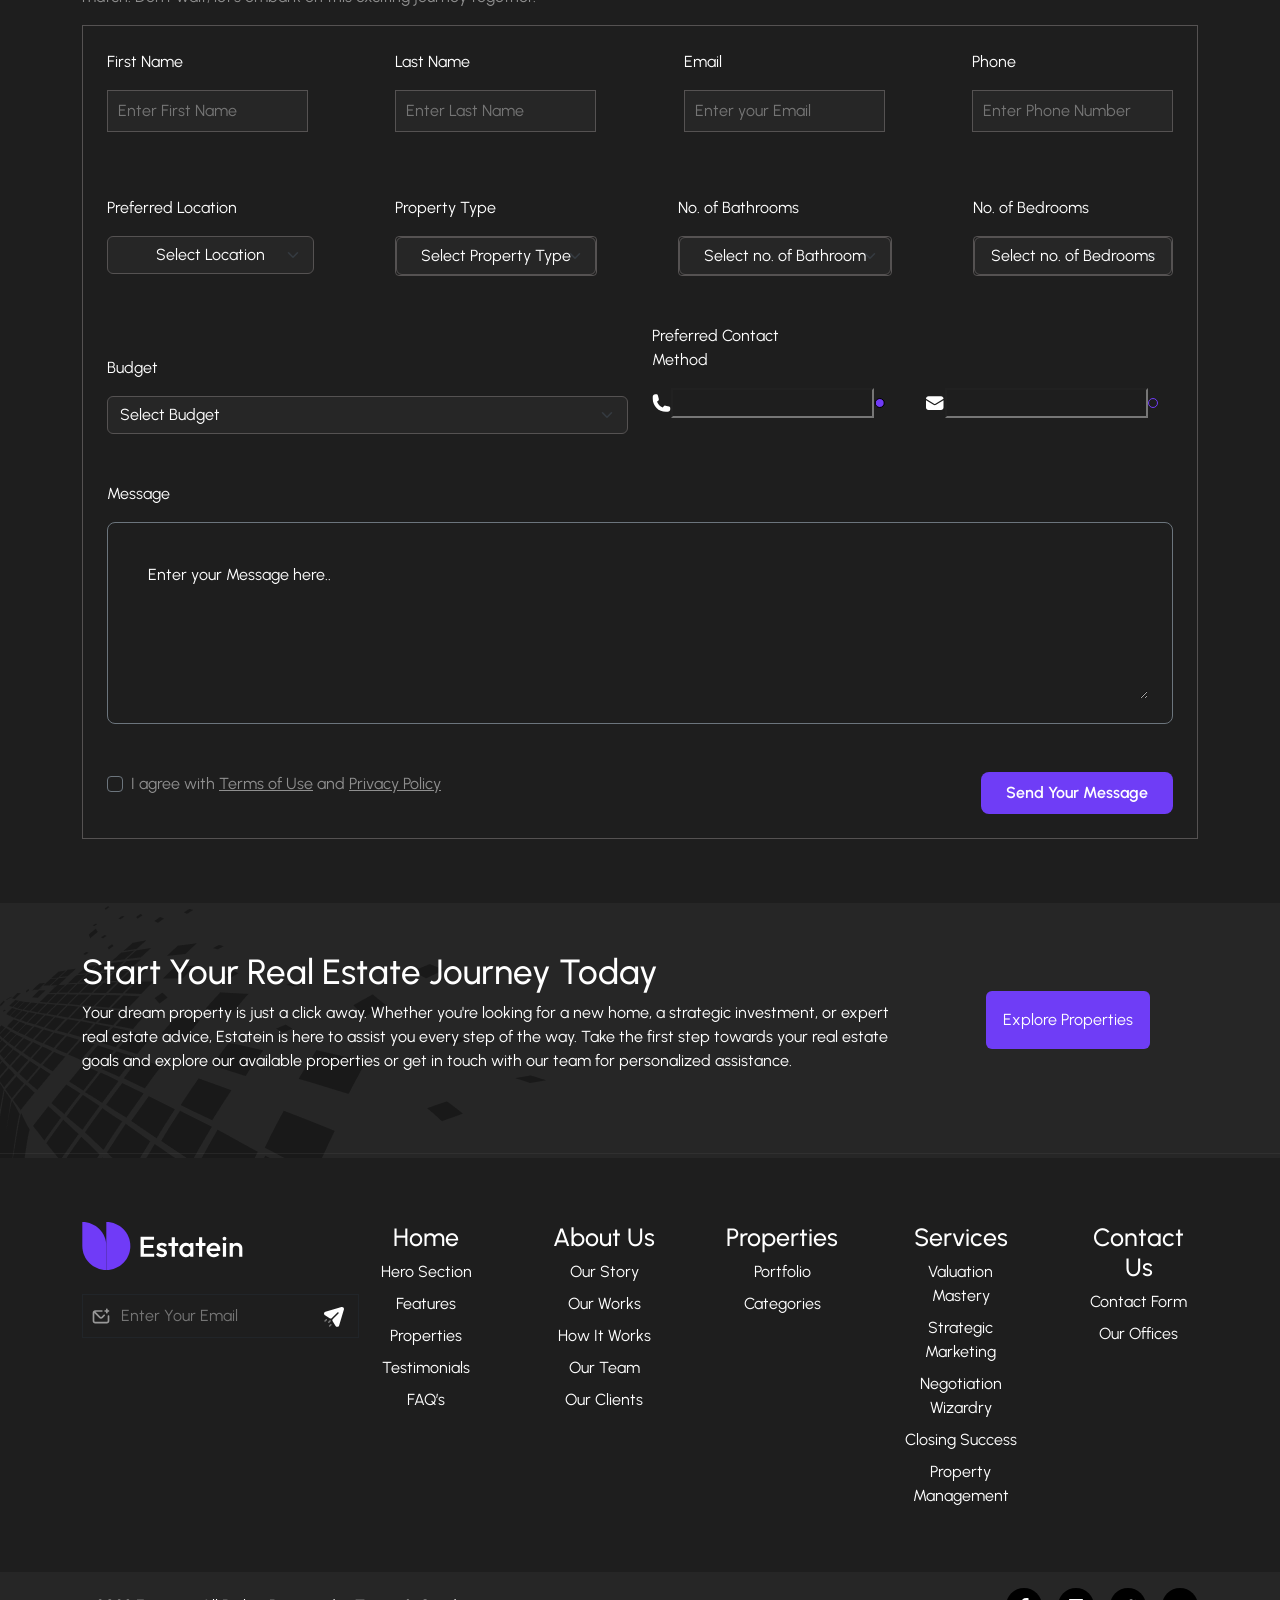
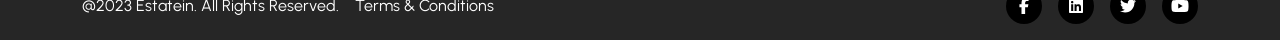
<file: html/Properties.html>
<!doctype html>
<html lang="en">
  <head>
    <meta charset="utf-8">
    <meta name="viewport" content="width=device-width, initial-scale=1">
    <title>Properties - Estatein</title>
    <meta name="title" content="Explore Properties - Estatein | Find Your Dream Home">
<meta name="description" content="Browse a wide range of properties tailored to your lifestyle. Search, filter, and explore premium houses, apartments, and luxury estates with Estatein.">

<meta name="keywords" content="Estatein properties, real estate listings, houses for sale, apartments for sale, explore properties, luxury real estate, property search, find a home, estatein filter">
<meta name="author" content="Estatein">

<meta name="robots" content="index, follow">

    <!-- font family -->
     <link rel="preconnect" href="https://fonts.googleapis.com">
<link rel="preconnect" href="https://fonts.gstatic.com" crossorigin>
<link href="https://fonts.googleapis.com/css2?family=Urbanist:ital,wght@0,100..900;1,100..900&display=swap" rel="stylesheet">

    <link rel="icon"  href="../assets/img/logo-in-title.svg" alt="logo in title">
    <link href="https://cdn.jsdelivr.net/npm/bootstrap@5.3.8/dist/css/bootstrap.min.css" rel="stylesheet" integrity="sha384-sRIl4kxILFvY47J16cr9ZwB07vP4J8+LH7qKQnuqkuIAvNWLzeN8tE5YBujZqJLB" crossorigin="anonymous">
    <link rel="stylesheet" href="../assets/css/main.css"/>
    <link rel="stylesheet" href="../assets/css/properties.css"/>
    <link rel="stylesheet" href="../assets/css/home.css"/>
  </head>
  <body>
     <div class="container-fluid d-flex justify-content-between align-items-center above-nav">
    <div class="d-flex gap-2 text-light p-2 mx-auto">
      <p class="mb-0">✨Discover Your Dream Property with Estatein</p>
      <a class="text-light" href="../html/about.html">Learn More</a>
    </div>
    <div class=" d-flex justify-content-center align-items-center rounded-circle bg-x-icon x-icon">
      <svg  xmlns="http://www.w3.org/2000/svg" height="10" width="10" viewBox="0 0 640 640"><!--!Font Awesome Free v7.1.0 by @fontawesome - https://fontawesome.com License - https://fontawesome.com/license/free Copyright 2025 Fonticons, Inc.--><path fill="#ffffff" d="M183.1 137.4C170.6 124.9 150.3 124.9 137.8 137.4C125.3 149.9 125.3 170.2 137.8 182.7L275.2 320L137.9 457.4C125.4 469.9 125.4 490.2 137.9 502.7C150.4 515.2 170.7 515.2 183.2 502.7L320.5 365.3L457.9 502.6C470.4 515.1 490.7 515.1 503.2 502.6C515.7 490.1 515.7 469.8 503.2 457.3L365.8 320L503.1 182.6C515.6 170.1 515.6 149.8 503.1 137.3C490.6 124.8 470.3 124.8 457.8 137.3L320.5 274.7L183.1 137.4z"/></svg>
</div>
    
  </div>
   <nav class="navbar navbar-expand-lg z-3 bg-navbar navbar-dark position-sticky top-0">
  <div class="container">
   <a class="navbar-brand d-none d-lg-block" href="../index.html"><img src="../assets/img/Logo-for-desktop.svg" alt="logo"/></a>
   <a class="navbar-brand d-none d-md-block d-lg-none" href="../index.html"><img src="../assets/img/logo-for laptop.svg" alt="logo"/></a>
   <a class="navbar-brand d-block d-md-none" href="../index.html"><img src="../assets/img/logo-for-mobile.svg" alt="logo"/></a>
    <button class="navbar-toggler border-0" type="button" data-bs-toggle="collapse" data-bs-target="#navbarSupportedContent" aria-controls="navbarSupportedContent" aria-expanded="false" aria-label="Toggle navigation">
       <img src="../assets/img/bars.svg" alt="bars"/>
    </button>
    <div class="collapse navbar-collapse " id="navbarSupportedContent">
      <ul class="navbar-nav mx-auto  gap-2">
        <li class="nav-item p-2">
          <a class="nav-link   font p-3 " aria-current="page" href="../index.html">Home</a>
        </li>
        <li class="nav-item p-2">
          <a class="nav-link  font p-3" href="./about.html">About Us</a>
        </li>
        <li class="nav-item p-2">
          <a class="nav-link font active" href="./Properties.html">Properties</a>
        </li>
         <li class="nav-item p-2">
          <a class="nav-link font p-3" href="../html/Services.html">Services</a>
        </li>
       
      </ul>
         <a class="nav-link contact text-light font active" href="../html/Contact.html">Contact Us</a>
           <a class="nav-link active  font text-center ms-2">
    <button type="button" class="btn text-light px-4 py-2" data-bs-toggle="modal" data-bs-target="#loginModal">
      Sign In
    </button>
   </a>

      <span class="border-start border-secondary d-none d-lg-block mx-2" style="height:25px;"></span>
   <a class="nav-link active  font text-center ms-2">
    <button type="button" class="btn bg-main-color text-light sign-in-up px-4 py-2" data-bs-toggle="modal" data-bs-target="#signupModal">
      Sign Up
    </button>
   </a>

    </div>
  </div>
</nav>
 <div class="modal fade modal-bg" id="loginModal" tabindex="-1" aria-labelledby="loginModalLabel" aria-hidden="true">
    <div class="modal-dialog  modal-dialog-centered">
      <div class="modal-content bg_dark text-white">
        <div class="modal-header border-0 d-flex flex-column align-items-center gap-2">
          <img src="../assets/img/logo-in-title.svg" class="logo-in-sign-in" alt="logo">
          <h2 class="modal-title  fs-4" id="loginModalLabel">
            Sign In
          </h2>
        </div>

        <div class="modal-body text-center">
          <p class="mb-4 text-white">Enter your credentials to continue</p>

          <form>
            <div class="mb-3 text-start">
              <label for="email" class="form-label">Email</label>
              <input type="email" class="form-control bg-transparent" id="email" placeholder="Email">
            </div>

            <div class="mb-3 text-start position-relative">
              <label for="password" class="form-label">Password</label>
              <input type="password" class="form-control bg-transparent" id="password" placeholder="Password">
            </div>

            <div class="d-flex justify-content-between align-items-center mb-3">
              <div class="form-check">
                <input type="checkbox" class="form-check-input" id="remember">
                <label class="form-check-label" for="remember">Remember me</label>
              </div>
              <a href="#" class="forgot main-text">Forgot password?</a>
            </div>

            <button type="submit" class="btn bg-main-color sign-in-up text-white w-100 mb-3">Sign In</button>

            <p class="create-link mb-0">Don't have an account? <a href="#" class="main-text" data-bs-toggle="modal" data-bs-target="#signupModal" data-bs-dismiss="modal">Create one</a></p>
          </form>
        </div>
      </div>
    </div>
  </div>

<div class="modal fade modal-bg" id="signupModal" tabindex="-1" aria-labelledby="signupModalLabel" aria-hidden="true">
  <div class="modal-dialog modal-dialog-centered">
    <div class="modal-content bg_dark text-white">
      <div class="modal-header d-flex flex-column align-items-center gap-2 border-0">
        <img src="../assets/img/logo-in-title.svg" alt="logo">
        <h2 class="modal-title fs-4" id="signupModalLabel">Create Account</h2>
      </div>

      <div class="modal-body text-center">
        <p class="mb-4 text-white">Fill out the form to create a new account</p>

        <form>
          <div class="mb-3 text-start">
            <label for="signup-name" class="form-label">Full Name</label>
            <input type="text" class="form-control text-white bg-transparent" id="signup-name" placeholder="Full Name">
          </div>

          <div class="mb-3 text-start">
            <label for="signup-email" class="form-label">Email</label>
            <input type="email" class="form-control text-white bg-transparent" id="signup-email" placeholder="Email">
          </div>

          <div class="mb-3 text-start">
            <label for="signup-password" class="form-label">Password</label>
            <input type="password" class="form-control text-white bg-transparent" id="signup-password" placeholder="Password">
          </div>

          <div class="mb-3 text-start">
            <label for="signup-confirm" class="form-label">Confirm Password</label>
            <input type="password" class="form-control text-white bg-transparent" id="signup-confirm" placeholder="Confirm Password">
          </div>

          <button type="submit" class="btn bg-main-color sign-in-up text-white w-100 mb-3">Sign Up</button>

          <p class="create-link mb-0">Already have an account?
            <a href="#" class="main-text" data-bs-toggle="modal" data-bs-target="#loginModal" data-bs-dismiss="modal">
              Sign In
            </a>
          </p>
        </form>
      </div>
    </div>
  </div>
</div>
<main>
  <section class="hero-properties herosection">
      <div class="py__10 hero-properties-page offset-1-col main-pro">
        <div class="container">
      <h1 class="text-white">Find Your Dream Property</h1>
      <p class="text-white-50">Welcome to Estatein, where your dream property awaits in every corner of our beautiful world. Explore our curated selection of properties, each offering a unique story and a chance to redefine your life. With categories to suit every dreamer, your journey </p>
  
  </div>
    </div>
    <div class="container">
    
   <div class=" hero-content mb-5 d-flex flex-column  align-items-center justify-content-center">
    <div class="input-search-in-hero-section input-group mb-3 d-flex justify-content-center">
  <input type="text" class="w-75 options  bg_dark p-3" placeholder="Search For A Property" aria-label="Recipient’s username" aria-describedby="search-hero-btn">
  <button class="btn main-bg main-btn-hero px-1 w-auto py-2 text-white d-flex justify-content-center align-items-center gap-2" type="button" id="search-hero-btn"><img src="../assets/img/hero-properties/Icon (6).svg" alt="search icon" /><span class="text-white d-none d-lg-block">Find Property</span></button>
</div>
  
  
 
    <div class=" inputs w-100 d-flex gap-2 options align-items-center justify-content-center bg_dark ">  
      <div class="input-group p-3 border__dark rounded-1 ">
  <img src="../assets/img/hero-properties/Icon (8).svg" class="p-1" alt="Location-icon">
  <select class="form-select bg_dark text-white border-0" id="Location" aria-label="Example select with button addon">
     <option value="" selected disabled hidden>Location</option>
    <option value="1">korea</option>
    <option value="2">japan</option>
    <option value="3">palestine</option>
  </select>
</div>
 <div class="input-group p-3 border__dark rounded-1">
  <img src="../assets/img/hero-properties/Icon (7).svg"  class="p-1"alt="Property Type-icon">
  <select class="form-select bg_dark text-white border-0" id="Property" aria-label="Example select with button addon">
     <option value="" selected disabled hidden>Property Type</option>
    <option value="1">korea</option>
    <option value="2">japan</option>
    <option value="3">palestine</option>
  </select>
</div>
 <div class="input-group p-3 border__dark rounded-1">
  <img src="../assets/img/hero-properties/Icon (9).svg" class="p-1" alt="Pricing Range-icon">
  <select class="form-select bg_dark text-white border-0" id="Pricing-Range" aria-label="Example select with button addon">
     <option value="" selected disabled hidden>Pricing Range</option>
    <option value="1">korea</option>
    <option value="2">japan</option>
    <option value="3">palestine</option>
  </select>
</div>
 <div class="input-group p-3 border__dark rounded-1">
  <img src="../assets/img/hero-properties/Subtract.svg" class="p-1" alt="Property Size-icon">
  <select class="form-select bg_dark text-white border-0" id="Property-Size" aria-label="Example select with button addon">
     <option value="" selected disabled hidden>Property Size</option>
    <option value="1">korea</option>
    <option value="2">japan</option>
    <option value="3">palestine</option>
  </select>
</div>
 <div class="input-group p-3 border__dark rounded-1">
  <img src="../assets/img/hero-properties/Icon (10).svg" class="p-1" alt="Build Year-icon">
  <select class="form-select bg_dark text-white border-0" id="Build-Year" aria-label="Example select with button addon">
     <option value="" selected disabled hidden>Build Year</option>
    <option value="1">2004</option>
    <option value="2">2003</option>
    <option value="3">2002</option>
  </select>
</div>
  </div>
 </div>
    </div>
  </section>
  <section class="explore featured-properties py-5">
   <div class="container">
    <h2 class="text-white fs-2">Discover a World of Possibilities</h2>
    <p class="text-white-50">Our portfolio of properties is as diverse as your dreams. Explore the following categories to find the perfect property that resonates with your vision of home</p>
      <div class="featured d-flex gap-3 flex-wrap">
    <div class="p-2 featured-content shadow-sm bg_dark border border-secondary">
      <div class="">
        <img src="../assets/img/Featured Properties/Image (1).webp" alt="Modern luxury villa with a private swimming pool and large glass facade">
        
      </div>
       <div class="d-flex mt-3 gap-1">
         <div class=" bg__grey rounded-5 d-flex justify-content-center align-items-center px-2 gap-1 border border-secondary">
           <a class="text-white text-decoration-none">
            Coastal Escapes - Where Waves Beckon
          </a> 
          </div>
         <!-- <div class=" bg__grey rounded-5  d-flex justify-content-center align-items-center px-2 gap-1 border border-secondary"><img src="../assets/img/Featured Properties/Icon (2).svg" alt="" class="icon-in-featured-properties"><a class="text-white text-decoration-none">3-Bathroom</a></div>
         <div class=" bg__grey rounded-5 d-flex justify-content-center align-items-center px-2 gap-1 border border-secondary"><img src="../assets/img/Featured Properties/Icon (3).svg" alt="" class="icon-in-featured-properties"><a class="text-white text-decoration-none">Villa</a></div>
      -->
        </div>
      <div class="d-flex mt-3 flex-column gap-2">
        <h3 class="text-white">Seaside Serenity Villa</h3>
        <p class="text-white-50">Wake up to the soothing melody of waves. This beachfront villa offers...<span><a href="#" class="text-white">Read More</a></span></p>
      </div>
     
      <div class="d-flex  justify-content-between ">
        <div class="d-flex flex-column gap-1 p-2">
        <span class="text-white-50">price</span>
        <p class="text-white">$1,250,000</p>
      </div>
      <div class="p-2 d-flex justify-content-center align-items-center">
         <a href="../html/Property-Details.html" class="btn main-btn-hero px-3 main-bg text-white">View Property Details</a>
      </div>
      </div>
    </div>
    <div class="p-2 featured-content d-none d-lg-block d-xl-block d-xxl-block bg_dark shadow-sm border border-secondary">
      <div class="">
        <img src="../assets/img/Featured Properties/Image (2).webp" alt="Contemporary high-rise residential and commercial buildings in a modern urban complex">
        
      </div>
       <div class="d-flex mt-3 gap-1">
         <div class=" bg__grey rounded-5 d-flex justify-content-center align-items-center px-2 gap-1 border border-secondary">
          
           <a class="text-white text-decoration-none ">
           Urban Oasis - Life in the Heart of the City
          </a> 
          </div>
         <!-- <div class=" bg__grey rounded-5  d-flex justify-content-center align-items-center px-2 gap-1 border border-secondary"><img src="../assets/img/Featured Properties/Icon (2).svg" alt="" class="icon-in-featured-properties"><a class="text-white text-decoration-none ">2-Bathroom</a></div>
         <div class=" bg__grey rounded-5 d-flex justify-content-center align-items-center px-2 gap-1 border border-secondary"><img src="../assets/img/Featured Properties/Icon (3).svg" alt="" class="icon-in-featured-properties"><a class="text-white text-decoration-none ">Villa</a></div>
       -->
        </div>
      <div class="d-flex mt-3 flex-column gap-2">
        <h3 class="text-white">Metropolitan Haven</h3>
        <p class="text-white-50">Immerse yourself in the energy of the city. This modern apartment in the heart...<span><a href="#" class="text-white">Read More</a></span></p>
      </div>
     
      <div class="d-flex  justify-content-between ">
        <div class="d-flex flex-column gap-1 p-2">
        <span class="text-white-50">price</span>
        <p class="text-white">$650,000</p>
      </div>
      <div class="p-2 d-flex justify-content-center align-items-center">
         <a href="../html/Property-Details.html" class="btn main-btn-hero px-3 main-bg text-white">View Property Details</a>
      </div>
      </div>
    </div>
    <div class="p-2  featured-content d-none d-xl-block d-xxl-block bg_dark shadow-sm border border-secondary">
      <div class="">
        <img src="../assets/img/Featured Properties/Image (3).webp" alt="Modern corporate skyscraper at night with illuminated glass offices in a city skyline0.099ه87">
        
      </div>
        <div class="d-flex mt-3 gap-1">
         <div class=" bg__grey rounded-5 d-flex justify-content-center align-items-center px-2 gap-1 border border-secondary">
           <a class="text-white text-decoration-none ">
            Countryside Charm - Escape to Nature's Embrace
          </a> 
          </div>
         <!-- <div class=" bg__grey rounded-5  d-flex justify-content-center align-items-center px-2 gap-1 border border-secondary"><img src="../assets/img/Featured Properties/Icon (2).svg" alt="" class="icon-in-featured-properties"><a class="text-white text-decoration-none">3-Bathroom</a></div>
         <div class=" bg__grey rounded-5 d-flex justify-content-center align-items-center px-2 gap-1 border border-secondary"><img src="../assets/img/Featured Properties/Icon (3).svg" alt="" class="icon-in-featured-properties"><a class="text-white text-decoration-none ">Villa</a></div>
      -->
        </div> 
      <div class="d-flex mt-3 flex-column gap-2">
        <h3 class="text-white">Rustic Retreat Cottage</h3>
        <p class="text-white-50">Find tranquility in the countryside. This charming cottage is nestled amidst rolling hills...<span><a href="#" class="text-white">Read More</a></span></p>
      </div>
    
     <div class="d-flex  justify-content-between ">
        <div class="d-flex flex-column gap-1 p-2">
        <span class="text-white-50">price</span>
        <p class="text-white">$350,000</p>
      </div>
      <div class="p-2 d-flex justify-content-center align-items-center">
        <a href="../html/Property-Details.html" class="btn main-btn-hero px-3 main-bg text-white">View Property Details</a>
      </div>
      </div>
    </div>
   </div>
   
      <div class="d-flex flex-column end-featured-properties ">
      
        <div class="d-flex justify-content-between">
           
        <div class="mt__10">
          <p class="text-white">01 of<span class="text-white-50"> 10 </span> </p>
        </div>
        <div class="d-flex mt__10  btn-next-befor align-items-center justify-content-between">
          <img src="../assets/img/Featured Properties/Button (1).png" alt="arrow-next">
            
         <img src="../assets/img/Featured Properties/Button.png" alt="arrow-befor">
        </div>
      </div>
      </div>
  </div>
   
  </section>
  <section class="contact-properties-page py-5">
    <div class="container">
   <h2 class="text-white">Let's Make it Happen</h2>
   <p class="text-white-50">Ready to take the first step toward your dream property? Fill out the form below, and our real estate wizards will work their magic to find your perfect match. Don't wait; let's embark on this exciting journey together.</p>
  <div class="d-flex flex-column border___dark p-4 gap-5">
    <div class="d-flex justify-content-between flex-wrap">
      <div>
        <p class="text-white">First Name</p>
        <input type="text" class="bg__grey py-2 input-contact-properties border___dark" placeholder="  Enter First Name">
      </div>
       <div>
        <p class="text-white">Last Name</p>
        <input type="text" class="bg__grey py-2 input-contact-properties border___dark" placeholder="  Enter Last Name">
      </div>
       <div>
        <p class="text-white">Email</p>
        <input type="text" class="bg__grey py-2 input-contact-properties border___dark" placeholder="  Enter your Email">
      </div>
       <div>
        <p class="text-white">Phone</p>
        <input type="text" class="bg__grey py-2 input-contact-properties border___dark" placeholder="  Enter Phone Number">
      </div>
      
    </div>
     <div class="d-flex justify-content-between  flex-wrap">
      <div >
        <p class="text-white"> <p class="text-white">Preferred Location</p></p>
         <div class="input-group   rounded-1">
  <select class="form-select px-5  border___dark d-flex justify-content-start bg__grey text-white" id="Location" aria-label="Example select with button addon">
    <option value="" selected disabled hidden class="text__white__50">Select Location</option>
    <option value="1">One</option>
    <option value="2">Two</option>
    <option value="3">Three</option>
  </select>
  
</div>

      </div>
      <div >
        <p class="text-white"> <p class="text-white">Property Type</p></p>
         <div class="input-group  border___dark rounded-1">
  <select class="form-select px-4  border___dark d-flex justify-content-start bg__grey text-white" id="property-type" aria-label="Example select with button addon">
    <option value="" selected disabled hidden class="text__white__50">Select Property Type</option>
    <option value="1">One</option>
    <option value="2">Two</option>
    <option value="3">Three</option>
  </select>
  
</div>

      </div>

     
       <div >
        <p class="text-white"> <p class="text-white">No. of Bathrooms</p></p>
         <div class="input-group  border___dark rounded-1">
  <select class="form-select px-4 d-flex  border___dark justify-content-start bg__grey text-white" id="bathroom" aria-label="Example select with button addon">
    <option value="" selected disabled hidden class="text__white__50">Select no. of Bathroom</option>
    <option value="1">One</option>
    <option value="2">Two</option>
    <option value="3">Three</option>
  </select>
  
</div>

      </div>
     <div >
        <p class="text-white"> <p class="text-white">No. of Bedrooms</p></p>
         <div class="input-group  border___dark rounded-1">
  <select class="form-select px-3  border___dark d-flex justify-content-start bg__grey text-white" id="bedroom" aria-label="Example select with button addon">
    <option value="" class="text__white__50" selected disabled hidden>Select no. of Bedrooms</option>
    <option value="1">One</option>
    <option value="2">Two</option>
    <option value="3">Three</option>
  </select>
  
</div>

      </div>
     </div>
     <div class="row align-items-end">
      <div class="col-lg-6 col-12  ">
        <p class="text-white">Budget</p>
      <div class="input-group">
  <select class="form-select border___dark d-flex justify-content-start bg__grey text-white" id="Budget" aria-label="Example select with button addon">
   <option value="" selected disabled hidden class="text__white__50">Select Budget</option>
    <option value="1">One</option>
    <option value="2">Two</option>
    <option value="3">Three</option>
  </select>
</div>
      </div>
      <div class="col-lg-2  col-12">
   <p class="text-white">Preferred Contact Method</p>
  <div class=" mb-3  d-flex">
  <img src="../assets/img/contact-properties/Vector (Stroke) (1).svg" alt="Contact by phone">
  <input type="text" class="bg-transparent ">
  <img src="../assets/img/contact-properties/Shape (2).svg"  aria-hidden="true">
</div>
      </div>
      <div class="col-lg-2 mt-4 offset-lg-1 col-12">
 <div class=" mb-3   d-flex ">
  <img src="../assets/img/contact-properties/Icon (11).svg" alt="Contact by email">
  <input type="text" class="bg-transparent ">
  <img src="../assets/img/contact-properties/Shape.svg"  aria-hidden="true">
</div>
      </div>
     </div>
     <div>
  <p class="text-white">Message</p>
   <form class="p-4 border border-secondary rounded-3"> 
      
      <textarea id="message" class="form-control placeholder-message-white bg-transparent text-white border-0 p-3" rows="5" placeholder="Enter your Message here.."></textarea>
    </form>
     </div>
    <div class="d-flex justify-content-between flex-wrap ">
        <div class="form-check">
          <input class="form-check-input bg-transparent border-secondary" type="checkbox" value="" id="agree">
         <p class="text-white-50">I agree with <a href="#" class="text-white-50">Terms of Use</a> and <a href="#" class="text-white-50">Privacy Policy</a></p>
        </div>
        <div>
        <button class="btn bg-main-color contact-properties-btn text-white px-4 py-2 rounded-3 fw-semibold">
          Send Your Message
        </button></div>
    </div>
    </div>
  </div>
  </div>
  </section>
  <section class="CTA mt-3">
        <div>
          <div class="container-lg">
            <div class="row">
              <div class="left-side-cta col-xxl-9 col-xl-9 col-lg-8 col-md-9 col-sm-12 left-side-CTA text-white py-5">
                <h2>Start Your Real Estate Journey Today</h2>
                <p>
                  Your dream property is just a click away. Whether you're
                  looking for a new home, a strategic investment, or expert real
                  estate advice, Estatein is here to assist you every step of
                  the way. Take the first step towards your real estate goals
                  and explore our available properties or get in touch with our
                  team for personalized assistance.
                </p>
              </div>
              <div
                class="right-side-cta col-xxl-3 col-xl-3 col-lg-4 col-md-3 col-sm-12 right-side-CTA d-flex justify-content-center align-items-center py-5 "
              >
                <a href="./Properties.html" class="btn bg-main-color main-btn-hero p-3 text-white text-center">
                  Explore Properties
                </a>
              </div>
            </div>
          </div>
        </div>
        <hr class="line" />
      </section>
  <footer>
    <div class="footer py-5">
      <div class="container">
        <div class="row">
        <div class="left-side col-12   col-lg-4 col-xl-3 col-xxl-3">
          <img src="../assets/img/Logo-for-desktop.svg" />
            <div class="search py-4">
              <form class="d-inline-flex border border-dark p-2">
                <img src="../assets/img/email-footer.svg" aria-hidden="true" alt="" class="me-2"/>
                <input type="email" placeholder="Enter Your Email" class="bg-transparent border-0" />
                <button class="bg-transparent border-0"><img src="../assets/img/Send.svg" alt="" aria-hidden="true"/></button>
              </form>
              
            </div>
        </div>
        <div class=" col-12  col-lg-8 col-xl-9 col-xxl-9  ">
        <div class="right-side d-flex justify-content-between row g-4 text-white text-center">
        <div class="col-6 col-lg-2 ">
          <div><h2>Home</h2></div>
          <div class="footer-contain">
            <ul class="list-unstyled  text-center d-flex flex-column gap-2">
              <li><a href="#" class="text-white text-decoration-none">Hero Section</a></li>
               <li><a href="#" class="text-white text-decoration-none">Features</a></li>
                <li><a href="#" class="text-white text-decoration-none">Properties</a></li>
                 <li><a href="#" class="text-white text-decoration-none">Testimonials</a></li>
                  <li><a href="#" class="text-white text-decoration-none">FAQ’s</a></li>
            </ul>
          </div></div>
          <div class="col-6 col-lg-2 " >
          <div><h2>About Us</h2></div>
          <div class="footer-contain">
            <ul class="list-unstyled  text-center d-flex flex-column gap-2">
              <li><a href="#" class="text-white text-decoration-none">Our Story</a></li>
               <li><a href="#" class="text-white text-decoration-none">Our Works</a></li>
                <li><a href="#" class="text-white text-decoration-none">How It Works</a></li>
                 <li><a href="#" class="text-white text-decoration-none">Our Team</a></li>
                  <li><a href="#" class="text-white text-decoration-none">Our Clients</a></li>

            </ul>
          </div></div>
           <div class="col-6 col-lg-2" >
          <div><h2>Properties</h2></div>
          <div class="footer-contain">
            <ul class="list-unstyled  text-center d-flex flex-column gap-2 ">
              <li><a href="#" class="text-white text-decoration-none">Portfolio</a></li>
               <li><a href="#" class="text-white text-decoration-none">Categories</a></li>


            </ul>
          </div></div>


          <div class="col-6 col-lg-2  ">
          <div><h2>Services</h2></div>
          <div class="footer-contain">
            <ul class="list-unstyled  text-center d-flex flex-column gap-2 ">
              <li><a href="#" class="text-white text-decoration-none">Valuation Mastery</a></li>
               <li><a href="#" class="text-white text-decoration-none">Strategic Marketing</a></li>
                <li><a href="#" class="text-white text-decoration-none">Negotiation Wizardry</a></li>
                 <li><a href="#" class="text-white text-decoration-none">Closing Success</a></li>
                  <li><a href="#" class="text-white text-decoration-none">Property Management</a></li>

            </ul>
          </div></div>
 <div class="col-6 col-lg-2  ">
          <div><h2>Contact Us</h2></div>
          <div class="footer-contain">
            <ul class="list-unstyled text-center d-flex flex-column gap-2">
              <li><a href="#" class="text-white text-decoration-none">Contact Form</a></li>
               <li><a href="#" class="text-white text-decoration-none">Our Offices</a></li>


            </ul>
          </div></div>
        </div>
      </div>
      </div>
      </div>
    </div>
  </footer>
  <section class="subfooter p-3">
  <div class="container">
   <div class="subfooter-contain d-flex justify-content-between">
    <div class="left-side-subfooter text-white d-flex align-items-center gap-3">
    <a href="#" class="text-decoration-none text-white">@2023 Estatein. All Rights Reserved.</a>
    <a href="#" class="text-decoration-none text-white">Terms & Conditions</a>
    </div>
    <div class="right-side-subfooter text-white d-flex gap-3">
           <a href="#" class="bg-black p-2 rounded-circle  d-flex justify-content-center align-items-center"><svg xmlns="http://www.w3.org/2000/svg" height="20" width="20" viewBox="0 0 640 640"><!--!Font Awesome Free v7.1.0 by @fontawesome - https://fontawesome.com License - https://fontawesome.com/license/free Copyright 2025 Fonticons, Inc.--><path fill="#ffffff" d="M240 363.3L240 576L356 576L356 363.3L442.5 363.3L460.5 265.5L356 265.5L356 230.9C356 179.2 376.3 159.4 428.7 159.4C445 159.4 458.1 159.8 465.7 160.6L465.7 71.9C451.4 68 416.4 64 396.2 64C289.3 64 240 114.5 240 223.4L240 265.5L174 265.5L174 363.3L240 363.3z"/></svg>
            </a>  <a href="#" class="bg-black p-2 rounded-circle d-flex justify-content-center align-items-center"><svg xmlns="http://www.w3.org/2000/svg" height="20" width="20" viewBox="0 0 640 640"><!--!Font Awesome Free v7.1.0 by @fontawesome - https://fontawesome.com License - https://fontawesome.com/license/free Copyright 2025 Fonticons, Inc.--><path fill="#ffffff" d="M512 96L127.9 96C110.3 96 96 110.5 96 128.3L96 511.7C96 529.5 110.3 544 127.9 544L512 544C529.6 544 544 529.5 544 511.7L544 128.3C544 110.5 529.6 96 512 96zM231.4 480L165 480L165 266.2L231.5 266.2L231.5 480L231.4 480zM198.2 160C219.5 160 236.7 177.2 236.7 198.5C236.7 219.8 219.5 237 198.2 237C176.9 237 159.7 219.8 159.7 198.5C159.7 177.2 176.9 160 198.2 160zM480.3 480L413.9 480L413.9 376C413.9 351.2 413.4 319.3 379.4 319.3C344.8 319.3 339.5 346.3 339.5 374.2L339.5 480L273.1 480L273.1 266.2L336.8 266.2L336.8 295.4L337.7 295.4C346.6 278.6 368.3 260.9 400.6 260.9C467.8 260.9 480.3 305.2 480.3 362.8L480.3 480z"/></svg>
            </a> <a href="#" class="bg-black p-2 rounded-circle d-flex justify-content-center align-items-center"><svg xmlns="http://www.w3.org/2000/svg" height="20" width="20" viewBox="0 0 640 640"><!--!Font Awesome Free v7.1.0 by @fontawesome - https://fontawesome.com License - https://fontawesome.com/license/free Copyright 2025 Fonticons, Inc.--><path fill="#ffffff" d="M523.4 215.7C523.7 220.2 523.7 224.8 523.7 229.3C523.7 368 418.1 527.9 225.1 527.9C165.6 527.9 110.4 510.7 64 480.8C72.4 481.8 80.6 482.1 89.3 482.1C138.4 482.1 183.5 465.5 219.6 437.3C173.5 436.3 134.8 406.1 121.5 364.5C128 365.5 134.5 366.1 141.3 366.1C150.7 366.1 160.1 364.8 168.9 362.5C120.8 352.8 84.8 310.5 84.8 259.5L84.8 258.2C98.8 266 115 270.9 132.2 271.5C103.9 252.7 85.4 220.5 85.4 184.1C85.4 164.6 90.6 146.7 99.7 131.1C151.4 194.8 229 236.4 316.1 240.9C314.5 233.1 313.5 225 313.5 216.9C313.5 159.1 360.3 112 418.4 112C448.6 112 475.9 124.7 495.1 145.1C518.8 140.6 541.6 131.8 561.7 119.8C553.9 144.2 537.3 164.6 515.6 177.6C536.7 175.3 557.2 169.5 576 161.4C561.7 182.2 543.8 200.7 523.4 215.7z"/></svg>
           </a> <a href="#" class="bg-black p-2 rounded-circle d-flex justify-content-center align-items-center"><svg xmlns="http://www.w3.org/2000/svg" height="20" width="20" viewBox="0 0 640 640"><!--!Font Awesome Free v7.1.0 by @fontawesome - https://fontawesome.com License - https://fontawesome.com/license/free Copyright 2025 Fonticons, Inc.--><path fill="#ffffff" d="M581.7 188.1C575.5 164.4 556.9 145.8 533.4 139.5C490.9 128 320.1 128 320.1 128C320.1 128 149.3 128 106.7 139.5C83.2 145.8 64.7 164.4 58.4 188.1C47 231 47 320.4 47 320.4C47 320.4 47 409.8 58.4 452.7C64.7 476.3 83.2 494.2 106.7 500.5C149.3 512 320.1 512 320.1 512C320.1 512 490.9 512 533.5 500.5C557 494.2 575.5 476.3 581.8 452.7C593.2 409.8 593.2 320.4 593.2 320.4C593.2 320.4 593.2 231 581.8 188.1zM264.2 401.6L264.2 239.2L406.9 320.4L264.2 401.6z"/></svg>
</a>
    </div>
  </div>
</div>
  </section>
</main>
   <script src="https://cdn.jsdelivr.net/npm/bootstrap@5.3.8/dist/js/bootstrap.bundle.min.js" integrity="sha384-FKyoEForCGlyvwx9Hj09JcYn3nv7wiPVlz7YYwJrWVcXK/BmnVDxM+D2scQbITxI" crossorigin="anonymous"></script>
 <script src="../assets/js/main.js"></script>
  </body>
</html>
</file>
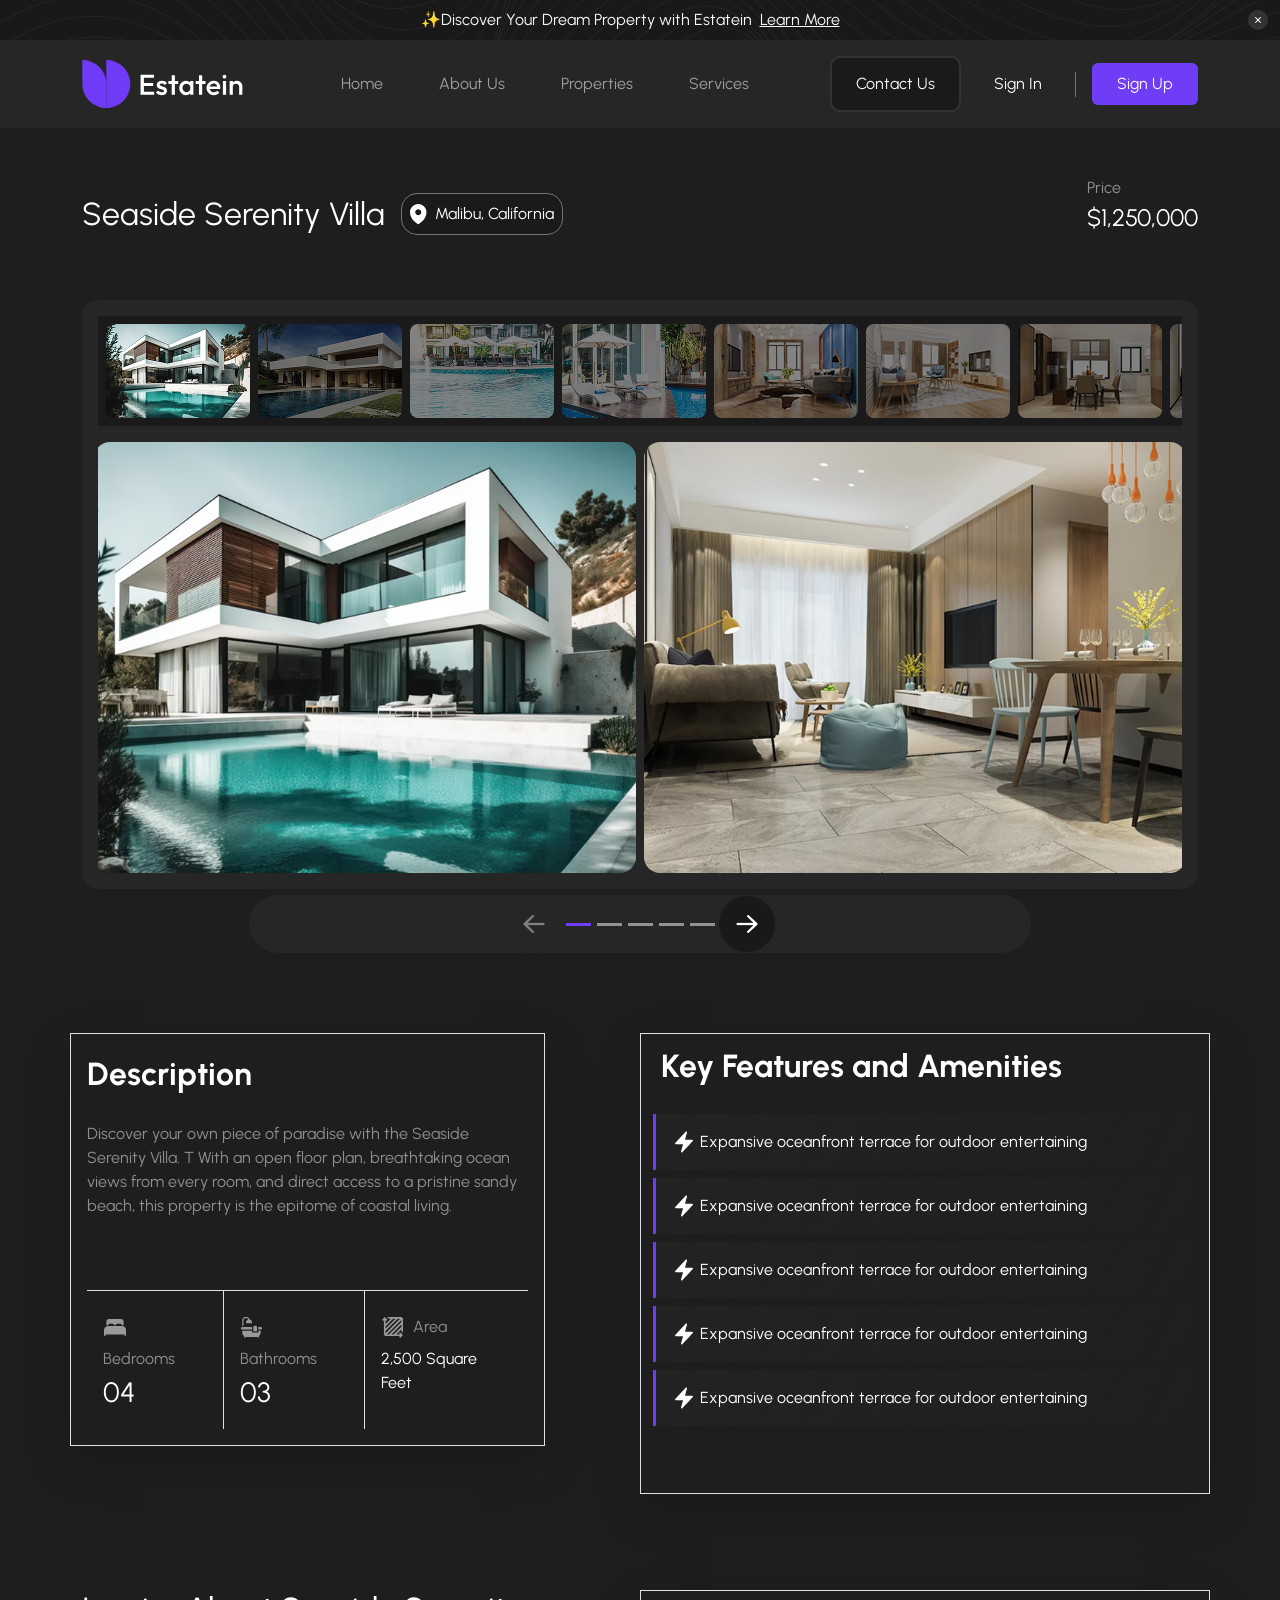
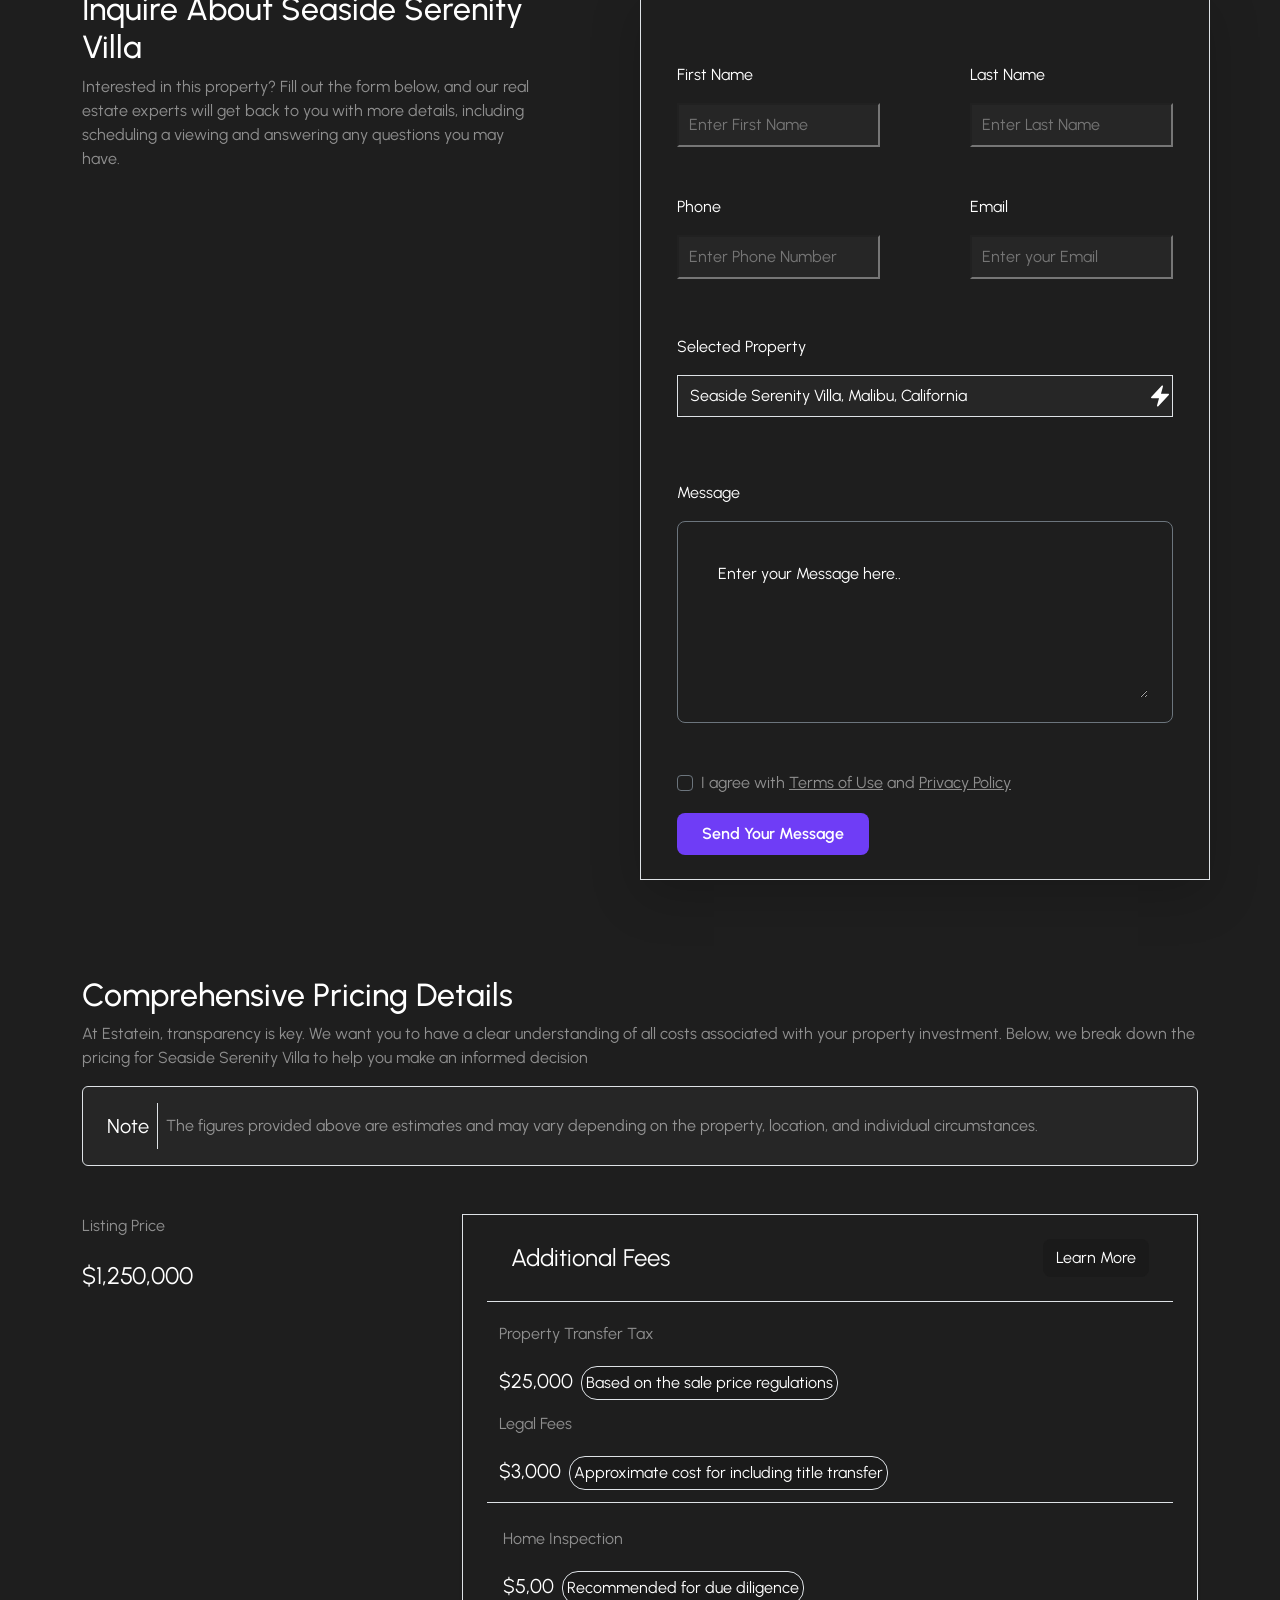
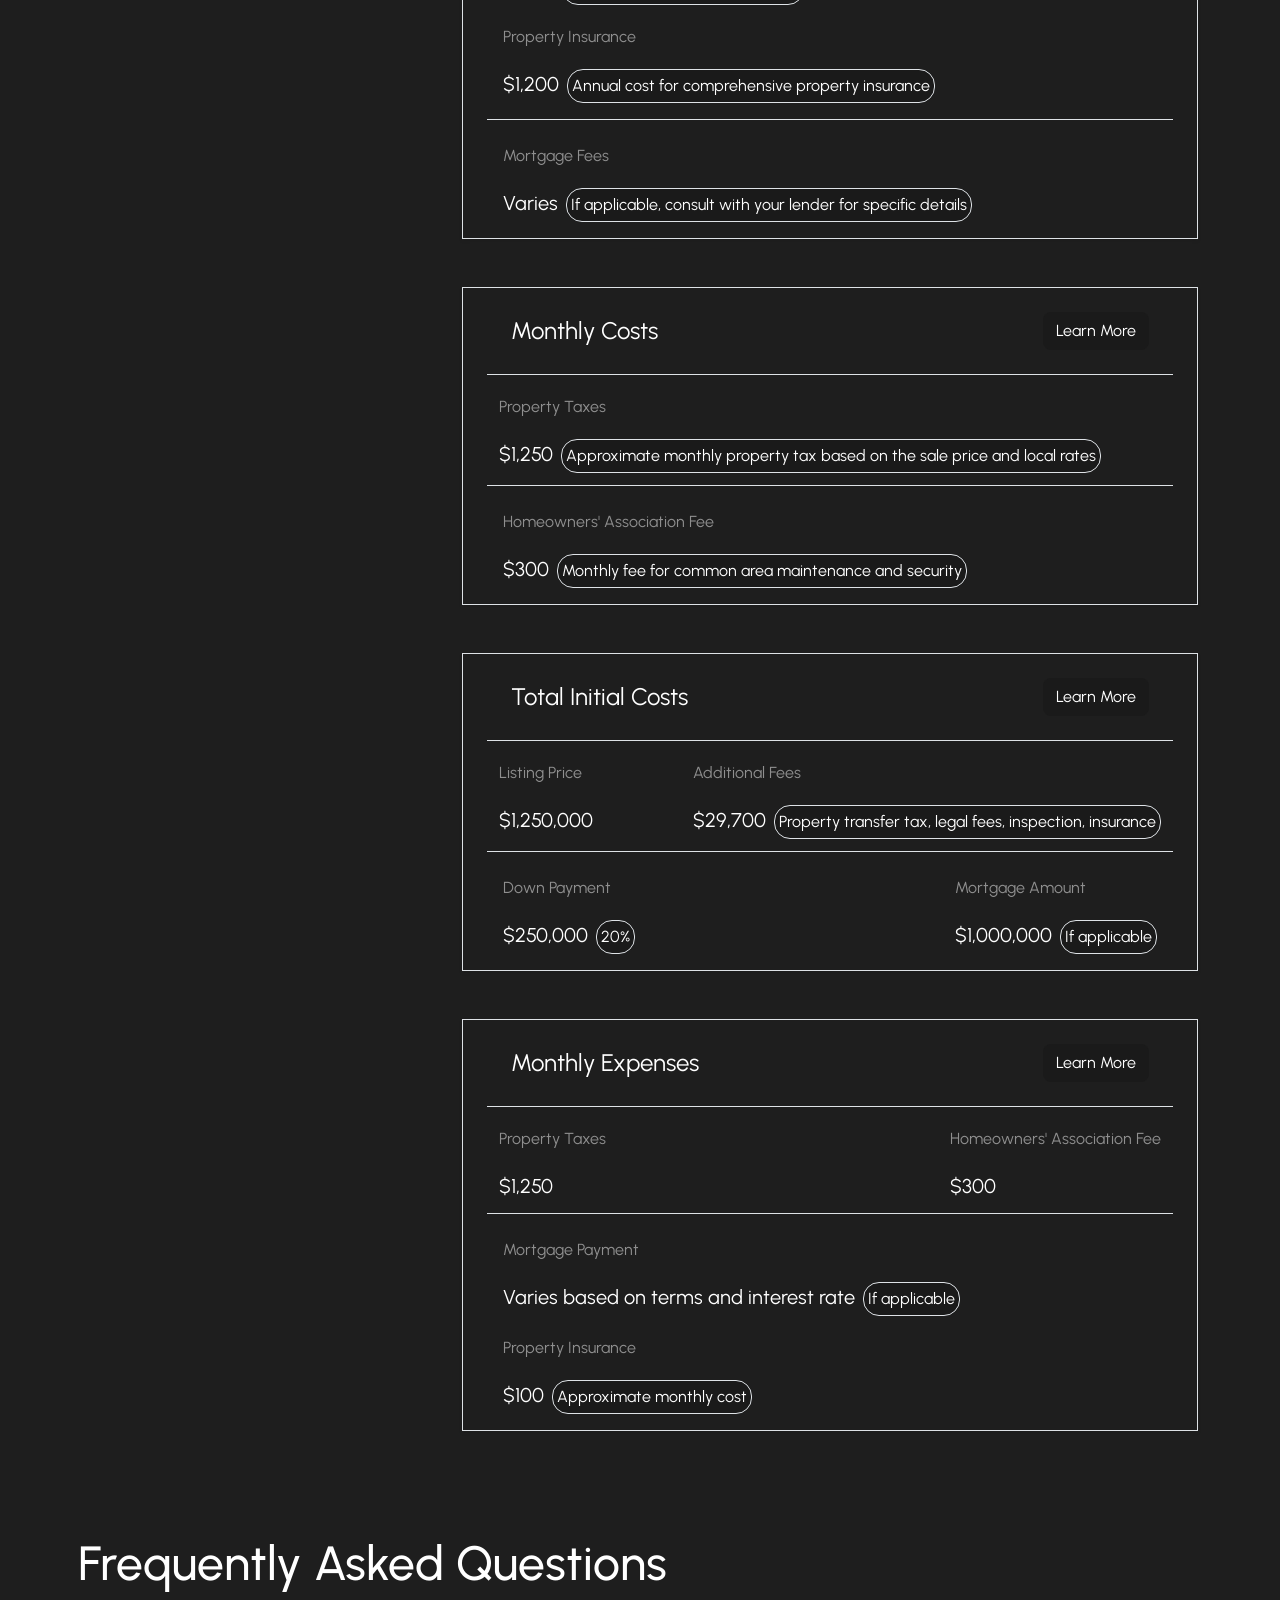
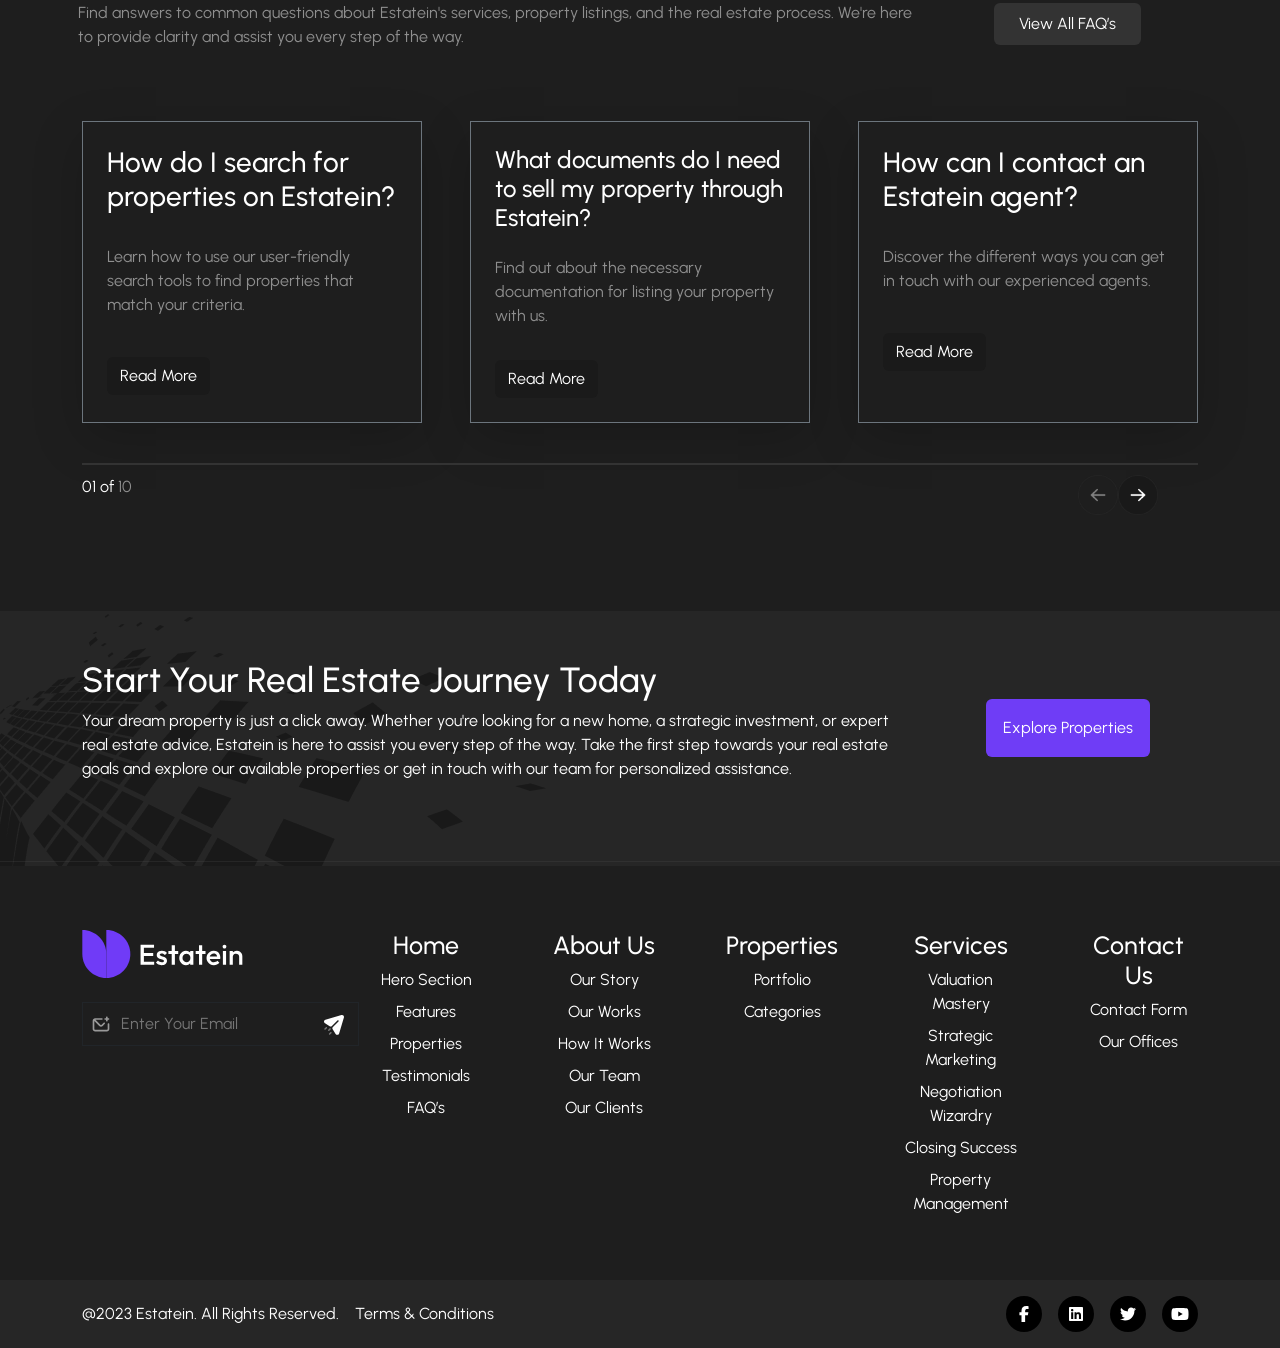
<file: html/Property-Details.html>
<!doctype html>
<html lang="en">
  <head>
    <meta charset="utf-8">
    <meta name="viewport" content="width=device-width, initial-scale=1">
    <title>Properties Details- Estatein</title>
    <meta name="title" content="Property Details - Estatein | Explore Premium Living">
<meta name="description" content="Discover complete property details including price, location, features, payment plan, and financing options with Estatein. View gallery images and request more information easily.">

<meta name="keywords" content="property details, real estate, house for sale, luxury villa, property price, home features, mortgage calculator, estatein, property info">
<meta name="author" content="Estatein">

<meta name="robots" content="index, follow">
    <!-- font family -->
     <link rel="preconnect" href="https://fonts.googleapis.com">
<link rel="preconnect" href="https://fonts.gstatic.com" crossorigin>
<link href="https://fonts.googleapis.com/css2?family=Urbanist:ital,wght@0,100..900;1,100..900&display=swap" rel="stylesheet">

    <link rel="icon"  href="../assets/img/logo-in-title.svg" alt="logo in title">
    <link href="https://cdn.jsdelivr.net/npm/bootstrap@5.3.8/dist/css/bootstrap.min.css" rel="stylesheet" integrity="sha384-sRIl4kxILFvY47J16cr9ZwB07vP4J8+LH7qKQnuqkuIAvNWLzeN8tE5YBujZqJLB" crossorigin="anonymous">
    <link rel="stylesheet" href="../assets/css/main.css"/>
    <link rel="stylesheet" href="../assets/css/property-details.css"/>
    <link rel="stylesheet" href="../assets/css/home.css"/>

  </head>
  <body>
     <div class="container-fluid d-flex justify-content-between align-items-center above-nav">
    <div class="d-flex gap-2 text-light p-2 mx-auto">
      <p class="mb-0">✨Discover Your Dream Property with Estatein</p>
      <a class="text-light" href="../html/about.html">Learn More</a>
    </div>
    <div class="d-flex justify-content-center align-items-center rounded-circle bg-x-icon x-icon">
      <svg  xmlns="http://www.w3.org/2000/svg" height="10" width="10" viewBox="0 0 640 640"><!--!Font Awesome Free v7.1.0 by @fontawesome - https://fontawesome.com License - https://fontawesome.com/license/free Copyright 2025 Fonticons, Inc.--><path fill="#ffffff" d="M183.1 137.4C170.6 124.9 150.3 124.9 137.8 137.4C125.3 149.9 125.3 170.2 137.8 182.7L275.2 320L137.9 457.4C125.4 469.9 125.4 490.2 137.9 502.7C150.4 515.2 170.7 515.2 183.2 502.7L320.5 365.3L457.9 502.6C470.4 515.1 490.7 515.1 503.2 502.6C515.7 490.1 515.7 469.8 503.2 457.3L365.8 320L503.1 182.6C515.6 170.1 515.6 149.8 503.1 137.3C490.6 124.8 470.3 124.8 457.8 137.3L320.5 274.7L183.1 137.4z"/></svg>
</div>
    
  </div>
   <nav class="navbar navbar-expand-lg bg-navbar navbar-dark z-3 position-sticky top-0">
  <div class="container">
   <a class="navbar-brand d-none d-lg-block" href="../index.html"><img src="../assets/img/Logo-for-desktop.svg" alt="logo"/></a>
   <a class="navbar-brand d-none d-md-block d-lg-none" href="../index.html"><img src="../assets/img/logo-for laptop.svg" alt="logo"/></a>
   <a class="navbar-brand d-block d-md-none" href="../index.html"><img src="../assets/img/logo-for-mobile.svg" alt="logo"/></a>
     <button class="navbar-toggler border-0" type="button" data-bs-toggle="collapse" data-bs-target="#navbarSupportedContent" aria-controls="navbarSupportedContent" aria-expanded="false" aria-label="Toggle navigation">
      <img src="../assets/img/bars.svg" alt="bars"/>
    </button>
    <div class="collapse navbar-collapse " id="navbarSupportedContent">
      <ul class="navbar-nav mx-auto  gap-2">
        <li class="nav-item p-2">
          <a class="nav-link   font p-3 " aria-current="page" href="../index.html">Home</a>
        </li>
        <li class="nav-item p-2">
          <a class="nav-link  font p-3" href="./about.html">About Us</a>
        </li>
        <li class="nav-item p-2">
          <a class="nav-link font p-3" href="./Properties.html">Properties</a>
        </li>
         <li class="nav-item p-2">
          <a class="nav-link font p-3" href="../html/Services.html">Services</a>
        </li>
       
      </ul>
          <a class="nav-link contact text-light font active" href="../html/Contact.html">Contact Us</a>
           <a class="nav-link active  font text-center ms-2">
    <button type="button" class="btn text-light px-4 py-2" data-bs-toggle="modal" data-bs-target="#loginModal">
      Sign In
    </button>
   </a>

      <span class="border-start border-secondary d-none d-lg-block mx-2" style="height:25px;"></span>
   <a class="nav-link active  font text-center ms-2">
    <button type="button" class="btn bg-main-color text-light sign-in-up px-4 py-2" data-bs-toggle="modal" data-bs-target="#signupModal">
      Sign Up
    </button>
   </a>
    </div>
  </div>
</nav>
<div class="modal fade modal-bg" id="loginModal" tabindex="-1" aria-labelledby="loginModalLabel" aria-hidden="true">
    <div class="modal-dialog  modal-dialog-centered">
      <div class="modal-content bg_dark text-white">
        <div class="modal-header border-0 d-flex flex-column align-items-center gap-2">
          <img src="../assets/img/logo-in-title.svg" class="logo-in-sign-in" alt="logo">
          <h2 class="modal-title  fs-4" id="loginModalLabel">
            Sign In
          </h2>
        </div>

        <div class="modal-body text-center">
          <p class="mb-4 text-white">Enter your credentials to continue</p>

          <form>
            <div class="mb-3 text-start">
              <label for="email" class="form-label">Email</label>
              <input type="email" class="form-control bg-transparent" id="email" placeholder="Email">
            </div>

            <div class="mb-3 text-start position-relative">
              <label for="password" class="form-label">Password</label>
              <input type="password" class="form-control bg-transparent" id="password" placeholder="Password">
            </div>

            <div class="d-flex justify-content-between align-items-center mb-3">
              <div class="form-check">
                <input type="checkbox" class="form-check-input" id="remember">
                <label class="form-check-label" for="remember">Remember me</label>
              </div>
              <a href="#" class="forgot main-text">Forgot password?</a>
            </div>

            <button type="submit" class="btn bg-main-color sign-in-up text-white w-100 mb-3">Sign In</button>

            <p class="create-link mb-0">Don't have an account? <a href="#" class="main-text" data-bs-toggle="modal" data-bs-target="#signupModal" data-bs-dismiss="modal">Create one</a></p>
          </form>
        </div>
      </div>
    </div>
  </div>

<div class="modal fade modal-bg" id="signupModal" tabindex="-1" aria-labelledby="signupModalLabel" aria-hidden="true">
  <div class="modal-dialog modal-dialog-centered">
    <div class="modal-content bg_dark text-white">
      <div class="modal-header d-flex flex-column align-items-center gap-2 border-0">
        <img src="../assets/img/logo-in-title.svg" alt="logo">
        <h2 class="modal-title fs-4" id="signupModalLabel">Create Account</h2>
      </div>

      <div class="modal-body text-center">
        <p class="mb-4 text-white">Fill out the form to create a new account</p>

        <form>
          <div class="mb-3 text-start">
            <label for="signup-name" class="form-label">Full Name</label>
            <input type="text" class="form-control text-white bg-transparent" id="signup-name" placeholder="Full Name">
          </div>

          <div class="mb-3 text-start">
            <label for="signup-email" class="form-label">Email</label>
            <input type="email" class="form-control text-white bg-transparent" id="signup-email" placeholder="Email">
          </div>

          <div class="mb-3 text-start">
            <label for="signup-password" class="form-label">Password</label>
            <input type="password" class="form-control text-white bg-transparent" id="signup-password" placeholder="Password">
          </div>

          <div class="mb-3 text-start">
            <label for="signup-confirm" class="form-label">Confirm Password</label>
            <input type="password" class="form-control text-white bg-transparent" id="signup-confirm" placeholder="Confirm Password">
          </div>

          <button type="submit" class="btn bg-main-color sign-in-up text-white w-100 mb-3">Sign Up</button>

          <p class="create-link mb-0">Already have an account?
            <a href="#" class="main-text" data-bs-toggle="modal" data-bs-target="#loginModal" data-bs-dismiss="modal">
              Sign In
            </a>
          </p>
        </form>
      </div>
    </div>
  </div>
</div>
<main>
  <section class="view-apt herosection py-5">
    <div class="container">
      <div class="d-flex property-info-bar justify-content-between">
    <div class="d-flex flex-wrap align-items-center gap-3">
    <p class="text-white m-0 fs-2">Seaside Serenity Villa</p>
    <div class=" bg_dark border border-secondary p-2 rounded-4  d-flex align-items-center justify-content-center gap-2 text-white"><img src="../assets/img/properties-detailes/Subtract (1).svg" alt="loaction"><p class="text-white m-0">Malibu, California</p></div>
 </div>
 <div class="d-flex flex-column justify-content-center">
  <span class="text-white-50">Price</span>
  <p class="text-white fs-4">$1,250,000</p>
</div>
 </div>
 <div id="carouselExampleIndicators" class="carousel carousel-fade bg__grey p-3 rounded-4 mt-5">
  <div class="carousel-indicators carousel_indicators d-flex align-items-center  bg__grey rounded-pill">
    <img src="../assets/img/Featured Properties/Button (1).png" alt="villa">
    <button type="button" data-bs-target="#carouselExampleIndicators" data-bs-slide-to="0" class="active bg-main-color" aria-current="true" aria-label="Slide 1"></button>
    <button type="button" data-bs-target="#carouselExampleIndicators" data-bs-slide-to="1" aria-label="Slide 2" ></button>
    <button type="button" data-bs-target="#carouselExampleIndicators" data-bs-slide-to="2" aria-label="Slide 3"></button>
    <button type="button" data-bs-target="#carouselExampleIndicators" data-bs-slide-to="3" aria-label="Slide 4"></button>
    <button type="button" data-bs-target="#carouselExampleIndicators" data-bs-slide-to="4" aria-label="Slide 5"></button>
    <img src="../assets/img/Featured Properties/Button.png" alt="">
  </div>
  <div class="carousel-inner">
   <div class="d-flex  gap-2 property-thumbnails  justify-content-evenly bg_dark p-2">
    <img src="../assets/img/properties-detailes/gg/Image (17).png" alt="villa-sm">
    <img src="../assets/img/properties-detailes/gg/Image (18).png" alt="villa-sm">
    <img src="../assets/img/properties-detailes/gg/Image (19).png" alt="villa-sm">
    <img src="../assets/img/properties-detailes/gg/Image (20).png" alt="villa-sm">
    <img src="../assets/img/properties-detailes/gg/Image (21).png" alt="villa-sm">
    <img src="../assets/img/properties-detailes/gg/Image (22).png" alt="villa-sm">
    <img src="../assets/img/properties-detailes/gg/Image (23).png" alt="villa-sm">
    <img src="../assets/img/properties-detailes/gg/Image (24).png" alt="villa-sm">
    <img src="../assets/img/properties-detailes/gg/Image (25).png" alt="villa-sm">
   </div>
    <div class="carousel-item d-flex justify-content-center align-items-center gap-2 mt-3 apt-img active">
     <img src="../assets/img/properties-detailes/Image (15).png" class="rounded-4"  alt="villa">
      <img src="../assets/img/properties-detailes/Image (16).png"  class="rounded-4 d-none d-lg-block" alt="villa">

    </div>
     <div class="carousel-item d-flex justify-content-center align-items-center gap-2 mt-3 apt-img ">
     <img src="../assets/img/properties-detailes/Image (15).png" class="rounded-4" alt="villa">
      <img src="../assets/img/properties-detailes/Image (16).png" class="rounded-4 d-none d-lg-block" alt="villa">

    </div>
     <div class="carousel-item d-flex justify-content-center align-items-center gap-2 mt-3 apt-img ">
     <img src="../assets/img/properties-detailes/Image (15).png" class="rounded-4" alt="villa">
      <img src="../assets/img/properties-detailes/Image (16).png" class="rounded-4 d-none d-lg-block" alt="villa">

    </div>
      <div class="carousel-item d-flex justify-content-center align-items-center gap-2 mt-3 apt-img ">
     <img src="../assets/img/properties-detailes/Image (15).png" class="rounded-4" alt="villa">
      <img src="../assets/img/properties-detailes/Image (16).png" class="rounded-4 d-none d-lg-block" alt="villa">

    </div>
      <div class="carousel-item d-flex justify-content-center align-items-center gap-2 mt-3 apt-img">
     <img src="../assets/img/properties-detailes/Image (15).png" class="rounded-4" alt="villa">
      <img src="../assets/img/properties-detailes/Image (16).png" class="rounded-4 d-none d-lg-block" alt="villa">

    </div>
 
  </div>
</div>
 </div>
  </section>
  <section class="py-5 mt-5">
    <div class="container">
      <div class="row">
        <div class="col-12 keys col-lg-5 d-flex flex-column gap-2 mb-5 shadow-lg border p-3">
        <p class="fs-2 fw-bold text-white">Description</p>
        <p class="text-white-50">Discover your own piece of paradise with the Seaside Serenity Villa. T With an open floor plan, breathtaking ocean views from every room, and direct access to a pristine sandy beach, this property is the epitome of coastal living.</p>
      <div class="d-flex justify-content-between  mt-5 border-top">
        <div class="d-flex align-items-start  px-3 border-end flex-column">
      
        <div class="d-flex mt-4 justify-content-start flex-wrap  gap-2">
       <img src="../assets/img/properties-detailes/gg/Icon (14).svg" alt="Bedrooms">
       <p class="text-white-50 m-0">Bedrooms</p>
        </div>
        <p class="fs-3 text-white">04</p>
    </div>
     <div class="d-flex align-items-start px-3 border-end flex-column">
      
        <div class="d-flex mt-4 justify-content-start flex-wrap gap-2">
       <img src="../assets/img/properties-detailes/gg/Icon (15).svg" alt="Bathrooms">
       <p class="text-white-50 m-0">Bathrooms</p>
        </div>
        <p class="fs-3 text-white">03</p>
    </div>
     <div class="d-flex  align-items-start px-3   flex-column">
      
        <div class="d-flex mt-4 justify-content-start flex-wrap gap-2">
       <img src="../assets/img/properties-detailes/gg/Icon (16).svg" alt="Area">
       <p class="text-white-50 m-0">Area</p>
        </div>
        <p class=" mt-2 text-white">2,500 Square Feet</p>
    </div>
    </div>
        </div>
        <div class="col-12 offset-lg-1 border shadow-lg  d-flex flex-column col-lg-6">
          <p class="text-white fw-bold fs-2 p-2">Key Features and Amenities</p>
           <div class="d-flex gap-2 flex-column ">
              <div class="d-flex gap-1 border__start key-features p-3 keys">
                <img src="../assets/img/properties-detailes/Icon (17).svg" alt="lightning">
                 <p class="text-white m-0">Expansive oceanfront terrace for outdoor entertaining</p>
              </div>
               <div class="d-flex gap-1 border__start key-features p-3 keys">
                <img src="../assets/img/properties-detailes/Icon (17).svg" alt="lightning">
                 <p class="text-white m-0">Expansive oceanfront terrace for outdoor entertaining</p>
              </div>
               <div class="d-flex gap-1 border__start key-features p-3 keys">
                <img src="../assets/img/properties-detailes/Icon (17).svg" alt="lightning">
                 <p class="text-white m-0">Expansive oceanfront terrace for outdoor entertaining</p>
              </div>
               <div class="d-flex gap-1 border__start key-features p-3 keys">
                <img src="../assets/img/properties-detailes/Icon (17).svg" alt="lightning">
                 <p class="text-white m-0">Expansive oceanfront terrace for outdoor entertaining</p>
              </div>
               <div class="d-flex gap-1 border__start mb-3 key-features p-3 keys">
                <img src="../assets/img/properties-detailes/Icon (17).svg" alt="lightning">
                 <p class="text-white m-0">Expansive oceanfront terrace for outdoor entertaining</p>
              </div>

           </div>
        </div>

      </div>
    </div>

  </section>
  <section class="py-5">
    <div class="container">
      <div class="row">
        <div class="col-lg-5 col-12">
   <h2 class="text-white">Inquire About Seaside Serenity Villa</h2>
   <p class="text-white-50 ">Interested in this property? Fill out the form below, and our real estate experts will get back to you with more details, including scheduling a viewing and answering any questions you may have.</p>
  </div>
    <div class="col-lg-6 offset-lg-1 border shadow-lg col-12">
      <div class="d-flex flex-column mt-5 border__gray p-4 gap-5">
    <div class="d-flex justify-content-between flex-wrap">
      <div>
        <p class="text-white">First Name</p>
        <input type="text" class="bg__grey py-2 input-contact-properties border___dark" placeholder="  Enter First Name">
      </div>
       <div>
        <p class="text-white">Last Name</p>
        <input type="text" class="bg__grey py-2 input-contact-properties border___dark" placeholder="  Enter Last Name">
      </div>
    </div>
     <div class="d-flex justify-content-between  flex-wrap">
       <div>
        <p class="text-white">Phone</p>
        <input type="text" class="bg__grey py-2 input-contact-properties border___dark" placeholder="  Enter Phone Number">
       </div>
       <div>
        <p class="text-white">Email</p>
        <input type="text" class="bg__grey py-2 input-contact-properties border___dark" placeholder="  Enter your Email">
      </div>

     </div>
     <div class="">
      <p class="text-white mt-2">Selected Property</p>
      <div class="input-group mb-3 border">
  <input type="text" class="form-control bg__grey py-2 border-0 input-contact-properties" placeholder="Seaside Serenity Villa, Malibu, California" aria-label="Recipient’s username" aria-describedby="button-addon2">
  <img src="../assets/img/properties-detailes/11.svg" class="bg__grey" alt="loaction">
</div>
     </div>
     <div>
  <p class="text-white">Message</p>
   <form class="p-4 border border-secondary rounded-3"> 
      
      <textarea id="message" class="form-control placeholder-message-white bg-transparent text-white border-0 p-3" rows="5" placeholder="Enter your Message here.."></textarea>
    </form>
     </div>
    <div class="d-flex justify-content-between flex-wrap ">
        <div class="form-check">
          <input class="form-check-input bg-transparent border-secondary" type="checkbox" value="" id="agree">
         <p class="text-white-50">I agree with <a href="#" class="text-white-50">Terms of Use</a> and <a href="#" class="text-white-50">Privacy Policy</a></p>
        </div>
        <div>
        <button class="btn bg-main-color contact-properties-btn text-white px-4 py-2 rounded-3 fw-semibold">
          Send Your Message
        </button></div>
    </div>
    </div>
  </div>
  </div>
  </div>
  
  </section>
  <section class="py-5">
    <div class="container">
    <h2 class="text-white">Comprehensive Pricing Details</h2>
    <p class="text-white-50">At Estatein, transparency is key. We want you to have a clear understanding of all costs associated with your property investment. Below, we break down the pricing for Seaside Serenity Villa to help you make an informed decision</p>
    <div class="d-flex gap-2 p-3 border bg__grey rounded-2 align-items-center keys ">
      <div class="border-end p-2 ">
        <p class="text-white fs-5 m-0">Note</p>
      </div>
      <p class="text-white-50 m-0">The figures provided above are estimates and may vary depending on the property, location, and individual circumstances.</p>
    </div>
    <div class="row">
      
    
    <div class="d-flex col-lg-2 col-12 mt-5 flex-column gap-1 ">
      <p class="text-white-50">Listing Price</p>
      <p class="text-white fs-4">$1,250,000</p>
    </div>
    <div class="col-lg-8 col-12 offset-lg-2  mt-5 d-flex flex-column gap-5">
           <div class="d-flex flex-column border px-4 shadow-sm gap-2 keys">
            <div class="d-flex justify-content-between flex-wrap align-items-center p-4 border-bottom ">
             <p class="text-white m-0 fs-4">Additional Fees</p>
             <button class="btn rounded-3 bg_dark text-white btn_dark__hover">Learn More</button>
            </div>
            <div class="d-flex gap-1 justify-content-between flex-wrap border-bottom p-2">
             <div class="d-flex flex-column gap-1  p-1">
               <div class="d-flex flex-column gap-1">
                  <p class="text-white-50 ">Property Transfer Tax</p>
              </div>
              <div class="d-flex gap-2 flex-wrap">
                <p class="text-white fs-5 m-0">$25,000</p>
                <a href="#" class="text-white rounded-4 p-1 bg_dark border text-decoration-none">Based on the sale price regulations</a>
              </div>
             </div>
               <div class="d-flex flex-column gap-1 p-1">
               <div class="d-flex flex-column gap-1">
                  <p class="text-white-50 ">Legal Fees</p>
              </div>
              <div class="d-flex gap-2 flex-wrap">
                <p class="text-white fs-5 m-0">$3,000</p>
                <a href="#" class="text-white rounded-4 p-1 bg_dark border text-decoration-none">Approximate cost for including title transfer</a>
              </div>
             </div>
            </div>
             <div class="d-flex gap-1 justify-content-between flex-wrap border-bottom p-2">
             <div class="d-flex flex-column gap-1  p-2">
               <div class="d-flex flex-column gap-1">
                  <p class="text-white-50 ">Home Inspection</p>
              </div>
              <div class="d-flex gap-2 flex-wrap">
                <p class="text-white fs-5 m-0">$5,00</p>
                <a href="#" class="text-white rounded-4 p-1 bg_dark border text-decoration-none">Recommended for due diligence</a>
              </div>
             </div>
               <div class="d-flex flex-column  gap-1 p-2">
               <div class="d-flex flex-column gap-1">
                  <p class="text-white-50 ">Property Insurance</p>
              </div>
              <div class="d-flex gap-2 flex-wrap">
                <p class="text-white fs-5 m-0">$1,200</p>
                <a href="#" class="text-white rounded-4 p-1 bg_dark border text-decoration-none">Annual cost for comprehensive property insurance</a>
              </div>
             </div>
            </div>
              <div class="d-flex gap-1 justify-content-between flex-wrap p-2">
             <div class="d-flex flex-column gap-1  p-2">
               <div class="d-flex flex-column gap-1">
                  <p class="text-white-50 ">Mortgage Fees</p>
              </div>
              <div class="d-flex gap-2 flex-wrap">
                <p class="text-white fs-5 m-0">Varies</p>
                <a href="#" class="text-white rounded-4 p-1 bg_dark border text-decoration-none">If applicable, consult with your lender for specific details</a>
              </div>
             </div>
            </div>
          
           </div>
             <div class="d-flex flex-column border px-4 shadow-sm gap-2 keys">
            <div class="d-flex justify-content-between flex-wrap align-items-center p-4 border-bottom ">
             <p class="text-white m-0 fs-4">Monthly Costs</p>
             <button class="btn rounded-3 bg_dark text-white btn_dark__hover">Learn More</button>
            </div>
            <div class="d-flex gap-1 justify-content-between flex-wrap border-bottom p-2">
             <div class="d-flex flex-column gap-1  p-1">
               <div class="d-flex flex-column gap-1">
                  <p class="text-white-50 ">Property Taxes</p>
              </div>
              <div class="d-flex gap-2 flex-wrap">
                <p class="text-white fs-5 m-0">$1,250</p>
                <a href="#" class="text-white rounded-4 p-1 bg_dark border text-decoration-none">Approximate monthly property tax based on the sale price and local rates</a>
              </div>
             </div>
             
            </div>
          
              <div class="d-flex gap-1 justify-content-between flex-wrap p-2">
             <div class="d-flex flex-column gap-1  p-2">
               <div class="d-flex flex-column gap-1">
                  <p class="text-white-50 ">Homeowners' Association Fee</p>
              </div>
              <div class="d-flex gap-2 flex-wrap">
                <p class="text-white fs-5 m-0">$300</p>
                <a href="#" class="text-white rounded-4 p-1 bg_dark border text-decoration-none">Monthly fee for common area maintenance and security</a>
              </div>
             </div>
            </div>
          
           </div>
             <div class="d-flex flex-column border px-4 shadow-sm gap-2 keys">
            <div class="d-flex justify-content-between flex-wrap align-items-center p-4 border-bottom ">
             <p class="text-white m-0 fs-4">Total Initial Costs</p>
             <button class="btn rounded-3 bg_dark text-white btn_dark__hover">Learn More</button>
            </div>
            <div class="d-flex gap-1 justify-content-between flex-wrap border-bottom p-2">
             <div class="d-flex flex-column gap-1  p-1">
               <div class="d-flex flex-column gap-1">
                  <p class="text-white-50 ">Listing Price</p>
              </div>
              <div class="d-flex gap-2">
                <p class="text-white fs-5 m-0">$1,250,000</p>
                <!-- <a href="#" class="text-white rounded-4 p-1 bg_dark border text-decoration-none">Based on the sale price regulations</a> -->
              </div>
             </div>
               <div class="d-flex flex-column gap-1 p-1">
               <div class="d-flex flex-column gap-1 ">
                  <p class="text-white-50 ">Additional Fees</p>
              </div>
              <div class="d-flex gap-2 flex-wrap">
                <p class="text-white fs-5 m-0">$29,700</p>
                <a href="#" class="text-white rounded-4 p-1 bg_dark border text-decoration-none">Property transfer tax, legal fees, inspection, insurance</a>
              </div>
             </div>
            </div>
             <div class="d-flex gap-1 justify-content-between flex-wrap  p-2">
             <div class="d-flex flex-column gap-1  p-2">
               <div class="d-flex flex-column gap-1">
                  <p class="text-white-50 ">Down Payment</p>
              </div>
              <div class="d-flex gap-2 flex-wrap">
                <p class="text-white fs-5 m-0">$250,000</p>
                <a href="#" class="text-white rounded-4 p-1 bg_dark border text-decoration-none">20%</a>
              </div>
             </div>
               <div class="d-flex flex-column  gap-1 p-2">
               <div class="d-flex flex-column gap-1">
                  <p class="text-white-50 ">Mortgage Amount</p>
              </div>
              <div class="d-flex gap-2 flex-wrap">
                <p class="text-white fs-5 m-0">$1,000,000</p>
                <a href="#" class="text-white rounded-4 p-1 bg_dark border text-decoration-none">If applicable</a>
              </div>
             </div>
            </div>
           </div>
                <div class="d-flex flex-column border px-4 shadow-sm gap-2 keys">
            <div class="d-flex justify-content-between flex-wrap align-items-center p-4 border-bottom ">
             <p class="text-white m-0 fs-4">Monthly Expenses</p>
             <button class="btn rounded-3 bg_dark text-white btn_dark__hover">Learn More</button>
            </div>
            <div class="d-flex gap-1 justify-content-between flex-wrap border-bottom p-2">
             <div class="d-flex flex-column gap-1  p-1">
               <div class="d-flex flex-column gap-1">
                  <p class="text-white-50 ">Property Taxes</p>
              </div>
              <div class="d-flex gap-2">
                <p class="text-white fs-5 m-0">$1,250</p>
                <!-- <a href="#" class="text-white rounded-4 p-1 bg_dark border text-decoration-none">Based on the sale price regulations</a> -->
              </div>
             </div>
               <div class="d-flex flex-column gap-1 p-1">
               <div class="d-flex flex-column gap-1">
                  <p class="text-white-50 ">Homeowners' Association Fee</p>
              </div>
              <div class="d-flex gap-2">
                <p class="text-white fs-5 m-0">$300</p>
                <!-- <a href="#" class="text-white rounded-4 p-1 bg_dark border text-decoration-none">Property transfer tax, legal fees, inspection, insurance</a> -->
              </div>
             </div>
            </div>
             <div class="d-flex gap-1 justify-content-between flex-wrap  p-2">
             <div class="d-flex flex-column gap-1  p-2">
               <div class="d-flex flex-column gap-1">
                  <p class="text-white-50 ">Mortgage Payment</p>
              </div>
              <div class="d-flex gap-2 flex-wrap">
                <p class="text-white fs-5 m-0">Varies based on terms and interest rate</p>
                <a href="#" class="text-white rounded-4 p-1 bg_dark border text-decoration-none">If applicable</a>
              </div>
             </div>
               <div class="d-flex flex-column  gap-1 p-2">
               <div class="d-flex flex-column gap-1">
                  <p class="text-white-50 ">Property Insurance</p>
              </div>
              <div class="d-flex gap-2 flex-wrap">
                <p class="text-white fs-5 m-0">$100</p>
                <a href="#" class="text-white rounded-4 p-1 bg_dark border text-decoration-none">Approximate monthly cost</a>
              </div>
             </div>
            </div>
           </div>
    </div>
  </div>
</div>
  </section>
    <section class="FAQ py-5">
        <div class="container">
          <div class="row">
              <div class="col-12 col-lg-9 col-xl-9 col-xxl-9 p-2 mb-5">
        <h2 class="text-white ">Frequently Asked Questions</h2>
        <p class="text-white-50">Find answers to common questions about Estatein's services, property listings, and the real estate process. We're here to provide clarity and assist you every step of the way.</p>
    </div>
    <div class="col-12 col-lg-3 col- col-xl-3 col-xxl-3 d-none  d-lg-flex d-xl-flex d-xxl-flex p-2 d-flex justify-content-center align-items-center " >
      <button class="btn btn__dark featured-properties-btn-bg   text-white py-2 px-4">
         View All FAQ’s
      </button>

    </div>

          </div>
             <div class="client d-flex gap-5 flex-wrap">
          <div class="client-content shadow-lg border border-secondary p-4 d-flex flex-column gap-4 align-items-start justify-content-start">

             <h3 class="fs-3 text-white">How do I search for properties on Estatein?</h3>
             <p class="mt-0 text-white-50">Learn how to use our user-friendly search tools to find properties that match your criteria.</p>
            <button class="btn bg_dark text-white btn_dark__hover">Read More</button>
            </div>
          <div class="client-content shadow-lg border border-secondary p-4 d-flex d-none d-xl-flex d-xxl-flex d-lg-flex flex-column gap-3 align-items-start justify-content-start ">

             <h3 class="fs-4 text-white">What documents do I need to sell my property through Estatein?</h3>
             <p class="mt-0 text-white-50">Find out about the necessary documentation for listing your property with us.</p>
            <button class="btn bg_dark text-white btn_dark__hover">Read More</button>
            </div>
           <div class="client-content shadow-lg border border-secondary p-4 d-flex d-none d-xl-flex d-xxl-flex flex-column gap-4 align-items-start justify-content-start ">

             <h3 class="fs-3 text-white">How can I contact an Estatein agent?</h3>
             <p class="mt-0 text-white-50">Discover the different ways you can get in touch with our experienced agents.</p>
            <button class="btn bg_dark text-white btn_dark__hover">Read More</button>
            </div>
        
        
        </div>
          <div class="d-flex flex-column end-featured-properties ">
      
        <div class="d-flex justify-content-between">
             <div class=" d-flex align-items-center  d-lg-none d-xl-none d-xxl-none" >
      <button class="btn btn__dark featured-properties-btn-bg   text-white py-2 px-4">
        View All Testimonials
      </button>

    </div>
        <div class="mt__10 d-none  d-lg-block d-xl-block d-xxl-block">
          <p class="text-white">01 of<span class="text-white-50"> 10 </span> </p>
        </div>
        <div class="d-flex mt__10  btn-next-befor align-items-center justify-content-between">
          <img src="../assets/img/Featured Properties/Button (1).png" alt="arrow-next">
            <div class=" d-flex flex-fill d-lg-none d-xl-none d-xxl-none">
          <p class="text-white m-0">01 of <span class="text-white-50"> 10 </span> </p>
        </div>
         <img src="../assets/img/Featured Properties/Button.png" alt="arrow-befor">
        </div>
      </div>
      </div>
        </div>
      </section>
 <section class="CTA mt-3 mt-5">
        <div>
          <div class="container-lg">
            <div class="row">
              <div class="left-side-cta col-xxl-9 col-xl-9 col-lg-8 col-md-9 col-sm-12 left-side-CTA text-white py-5">
                <h2>Start Your Real Estate Journey Today</h2>
                <p>
                  Your dream property is just a click away. Whether you're
                  looking for a new home, a strategic investment, or expert real
                  estate advice, Estatein is here to assist you every step of
                  the way. Take the first step towards your real estate goals
                  and explore our available properties or get in touch with our
                  team for personalized assistance.
                </p>
              </div>
              <div
                class="right-side-cta col-xxl-3 col-xl-3 col-lg-4 col-md-3 col-sm-12 right-side-CTA d-flex justify-content-center align-items-center py-5 "
              >
                <a href="./Properties.html" class="btn bg-main-color main-btn-hero p-3 text-white text-center">
                  Explore Properties
                </a>
              </div>
            </div>
          </div>
        </div>
        <hr class="line" />
      </section>
  <footer>
    <div class="footer py-5">
      <div class="container">
        <div class="row">
        <div class="left-side col-12   col-lg-4 col-xl-3 col-xxl-3">
          <img src="../assets/img/Logo-for-desktop.svg" />
            <div class="search py-4">
              <form class="d-inline-flex border border-dark p-2">
                <img src="../assets/img/email-footer.svg" alt="email" class="me-2"/>
                <input type="email" placeholder="Enter Your Email" class="bg-transparent border-0" />
                <button class="bg-transparent border-0"><img src="../assets/img/Send.svg"/></button>
              </form>
              
            </div>
        </div>
        <div class=" col-12  col-lg-8 col-xl-9 col-xxl-9  ">
        <div class="right-side d-flex justify-content-between row g-4 text-white text-center">
        <div class="col-6 col-lg-2 ">
          <div><h2>Home</h2></div>
          <div class="footer-contain">
            <ul class="list-unstyled  text-center d-flex flex-column gap-2">
              <li><a href="#" class="text-white text-decoration-none">Hero Section</a></li>
               <li><a href="#" class="text-white text-decoration-none">Features</a></li>
                <li><a href="#" class="text-white text-decoration-none">Properties</a></li>
                 <li><a href="#" class="text-white text-decoration-none">Testimonials</a></li>
                  <li><a href="#" class="text-white text-decoration-none">FAQ’s</a></li>
            </ul>
          </div></div>
          <div class="col-6 col-lg-2 " >
          <div><h2>About Us</h2></div>
          <div class="footer-contain">
            <ul class="list-unstyled  text-center d-flex flex-column gap-2">
              <li><a href="#" class="text-white text-decoration-none">Our Story</a></li>
               <li><a href="#" class="text-white text-decoration-none">Our Works</a></li>
                <li><a href="#" class="text-white text-decoration-none">How It Works</a></li>
                 <li><a href="#" class="text-white text-decoration-none">Our Team</a></li>
                  <li><a href="#" class="text-white text-decoration-none">Our Clients</a></li>

            </ul>
          </div></div>
           <div class="col-6 col-lg-2  " >
          <div><h2>Properties</h2></div>
          <div class="footer-contain">
            <ul class="list-unstyled  text-center d-flex flex-column gap-2 ">
              <li><a href="#" class="text-white text-decoration-none">Portfolio</a></li>
               <li><a href="#" class="text-white text-decoration-none">Categories</a></li>


            </ul>
          </div></div>


          <div class="col-6 col-lg-2  ">
          <div><h2>Services</h2></div>
          <div class="footer-contain">
            <ul class="list-unstyled  text-center d-flex flex-column gap-2 ">
              <li><a href="#" class="text-white text-decoration-none">Valuation Mastery</a></li>
               <li><a href="#" class="text-white text-decoration-none">Strategic Marketing</a></li>
                <li><a href="#" class="text-white text-decoration-none">Negotiation Wizardry</a></li>
                 <li><a href="#" class="text-white text-decoration-none">Closing Success</a></li>
                  <li><a href="#" class="text-white text-decoration-none">Property Management</a></li>

            </ul>
          </div></div>
 <div class="col-6 col-lg-2  ">
          <div><h2>Contact Us</h2></div>
          <div class="footer-contain">
            <ul class="list-unstyled text-center d-flex flex-column gap-2">
              <li><a href="#" class="text-white text-decoration-none">Contact Form</a></li>
               <li><a href="#" class="text-white text-decoration-none">Our Offices</a></li>


            </ul>
          </div></div>
        </div>
      </div>
      </div>
      </div>
    </div>
  </footer>
  <section class="subfooter p-3">
  <div class="container">
   <div class="subfooter-contain d-flex justify-content-between">
    <div class="left-side-subfooter text-white d-flex align-items-center gap-3">
    <a href="#" class="text-decoration-none text-white">@2023 Estatein. All Rights Reserved.</a>
    <a href="#" class="text-decoration-none text-white">Terms & Conditions</a>
    </div>
    <div class="right-side-subfooter text-white d-flex gap-3">
           <a href="#" class="bg-black p-2 rounded-circle  d-flex justify-content-center align-items-center"><svg xmlns="http://www.w3.org/2000/svg" height="20" width="20" viewBox="0 0 640 640"><!--!Font Awesome Free v7.1.0 by @fontawesome - https://fontawesome.com License - https://fontawesome.com/license/free Copyright 2025 Fonticons, Inc.--><path fill="#ffffff" d="M240 363.3L240 576L356 576L356 363.3L442.5 363.3L460.5 265.5L356 265.5L356 230.9C356 179.2 376.3 159.4 428.7 159.4C445 159.4 458.1 159.8 465.7 160.6L465.7 71.9C451.4 68 416.4 64 396.2 64C289.3 64 240 114.5 240 223.4L240 265.5L174 265.5L174 363.3L240 363.3z"/></svg>
            </a>  <a href="#" class="bg-black p-2 rounded-circle d-flex justify-content-center align-items-center"><svg xmlns="http://www.w3.org/2000/svg" height="20" width="20" viewBox="0 0 640 640"><!--!Font Awesome Free v7.1.0 by @fontawesome - https://fontawesome.com License - https://fontawesome.com/license/free Copyright 2025 Fonticons, Inc.--><path fill="#ffffff" d="M512 96L127.9 96C110.3 96 96 110.5 96 128.3L96 511.7C96 529.5 110.3 544 127.9 544L512 544C529.6 544 544 529.5 544 511.7L544 128.3C544 110.5 529.6 96 512 96zM231.4 480L165 480L165 266.2L231.5 266.2L231.5 480L231.4 480zM198.2 160C219.5 160 236.7 177.2 236.7 198.5C236.7 219.8 219.5 237 198.2 237C176.9 237 159.7 219.8 159.7 198.5C159.7 177.2 176.9 160 198.2 160zM480.3 480L413.9 480L413.9 376C413.9 351.2 413.4 319.3 379.4 319.3C344.8 319.3 339.5 346.3 339.5 374.2L339.5 480L273.1 480L273.1 266.2L336.8 266.2L336.8 295.4L337.7 295.4C346.6 278.6 368.3 260.9 400.6 260.9C467.8 260.9 480.3 305.2 480.3 362.8L480.3 480z"/></svg>
            </a> <a href="#" class="bg-black p-2 rounded-circle d-flex justify-content-center align-items-center"><svg xmlns="http://www.w3.org/2000/svg" height="20" width="20" viewBox="0 0 640 640"><!--!Font Awesome Free v7.1.0 by @fontawesome - https://fontawesome.com License - https://fontawesome.com/license/free Copyright 2025 Fonticons, Inc.--><path fill="#ffffff" d="M523.4 215.7C523.7 220.2 523.7 224.8 523.7 229.3C523.7 368 418.1 527.9 225.1 527.9C165.6 527.9 110.4 510.7 64 480.8C72.4 481.8 80.6 482.1 89.3 482.1C138.4 482.1 183.5 465.5 219.6 437.3C173.5 436.3 134.8 406.1 121.5 364.5C128 365.5 134.5 366.1 141.3 366.1C150.7 366.1 160.1 364.8 168.9 362.5C120.8 352.8 84.8 310.5 84.8 259.5L84.8 258.2C98.8 266 115 270.9 132.2 271.5C103.9 252.7 85.4 220.5 85.4 184.1C85.4 164.6 90.6 146.7 99.7 131.1C151.4 194.8 229 236.4 316.1 240.9C314.5 233.1 313.5 225 313.5 216.9C313.5 159.1 360.3 112 418.4 112C448.6 112 475.9 124.7 495.1 145.1C518.8 140.6 541.6 131.8 561.7 119.8C553.9 144.2 537.3 164.6 515.6 177.6C536.7 175.3 557.2 169.5 576 161.4C561.7 182.2 543.8 200.7 523.4 215.7z"/></svg>
           </a> <a href="#" class="bg-black p-2 rounded-circle d-flex justify-content-center align-items-center"><svg xmlns="http://www.w3.org/2000/svg" height="20" width="20" viewBox="0 0 640 640"><!--!Font Awesome Free v7.1.0 by @fontawesome - https://fontawesome.com License - https://fontawesome.com/license/free Copyright 2025 Fonticons, Inc.--><path fill="#ffffff" d="M581.7 188.1C575.5 164.4 556.9 145.8 533.4 139.5C490.9 128 320.1 128 320.1 128C320.1 128 149.3 128 106.7 139.5C83.2 145.8 64.7 164.4 58.4 188.1C47 231 47 320.4 47 320.4C47 320.4 47 409.8 58.4 452.7C64.7 476.3 83.2 494.2 106.7 500.5C149.3 512 320.1 512 320.1 512C320.1 512 490.9 512 533.5 500.5C557 494.2 575.5 476.3 581.8 452.7C593.2 409.8 593.2 320.4 593.2 320.4C593.2 320.4 593.2 231 581.8 188.1zM264.2 401.6L264.2 239.2L406.9 320.4L264.2 401.6z"/></svg>
</a>
    </div>
  </div>
</div>
  </section>
</main>
    <script src="https://cdn.jsdelivr.net/npm/bootstrap@5.3.8/dist/js/bootstrap.bundle.min.js" integrity="sha384-FKyoEForCGlyvwx9Hj09JcYn3nv7wiPVlz7YYwJrWVcXK/BmnVDxM+D2scQbITxI" crossorigin="anonymous"></script>
  <script src="../assets/js/main.js"></script>
  </body>
</html>
</file>
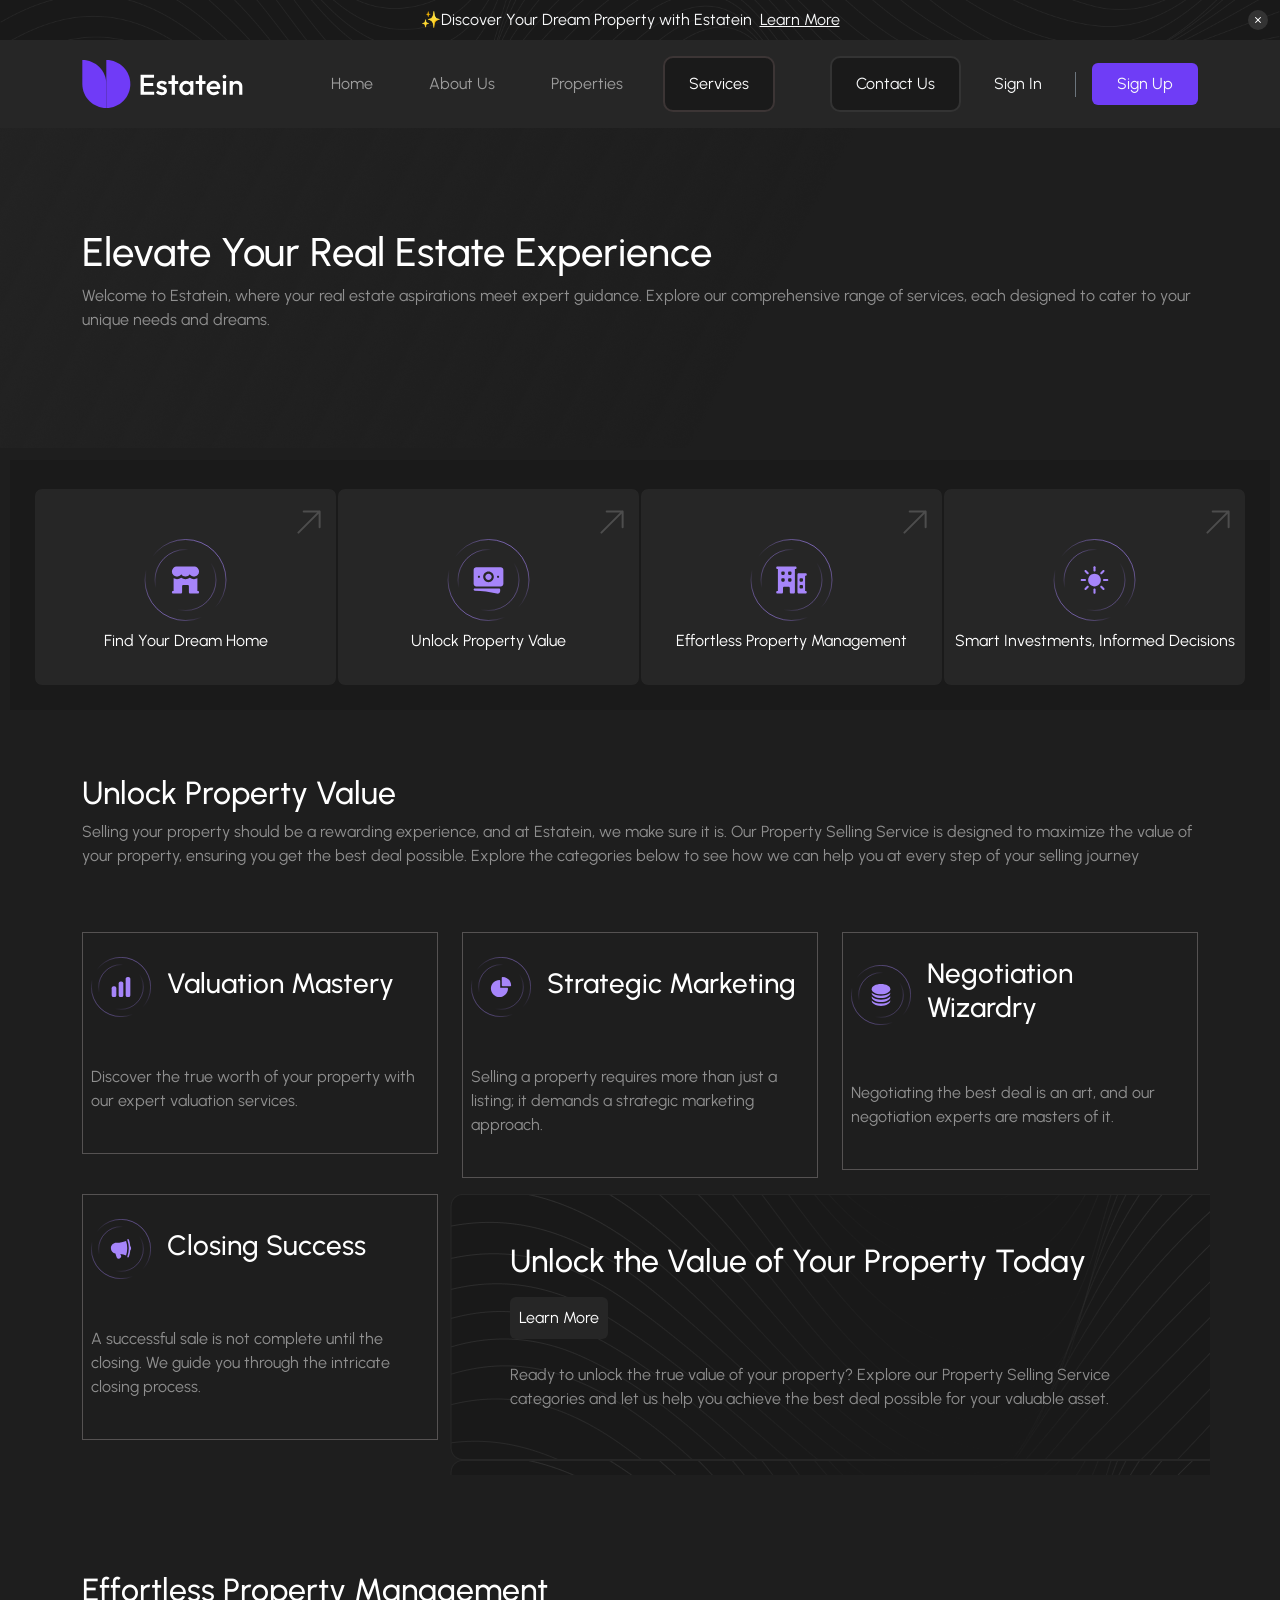
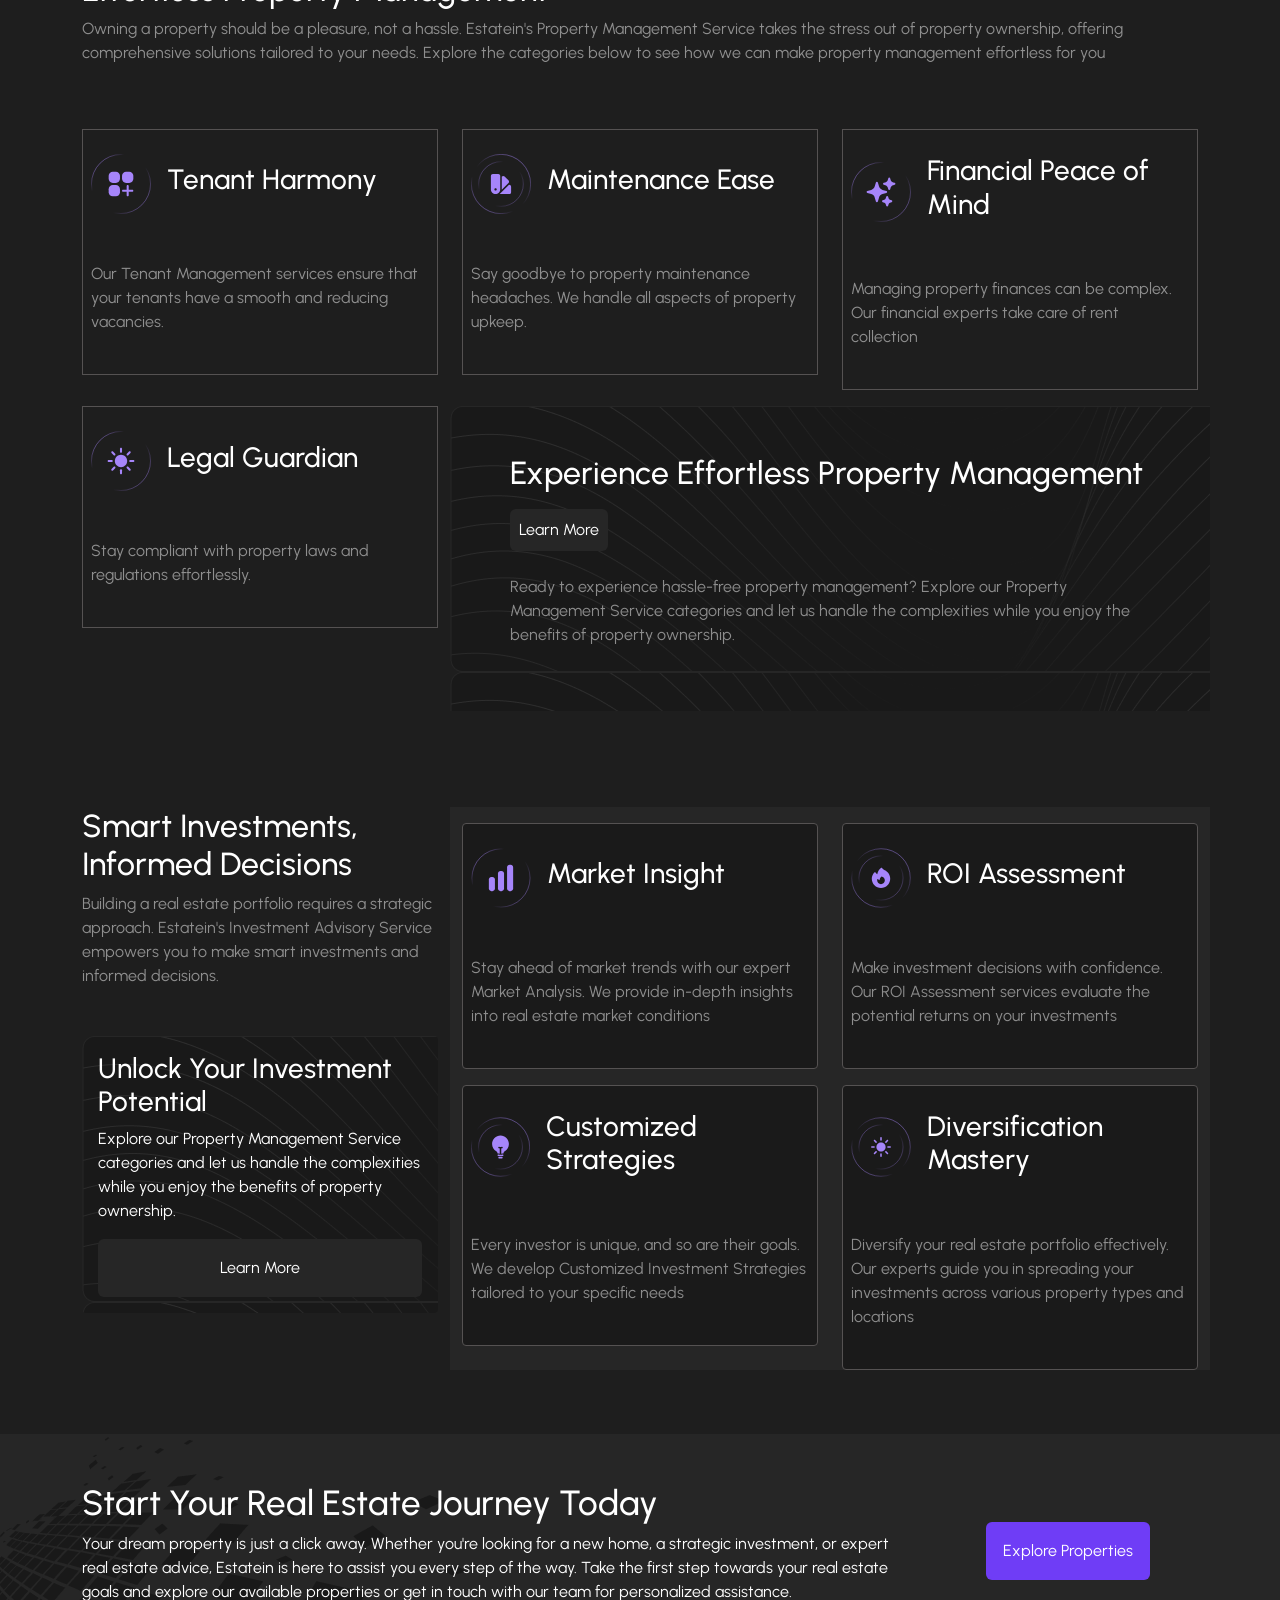
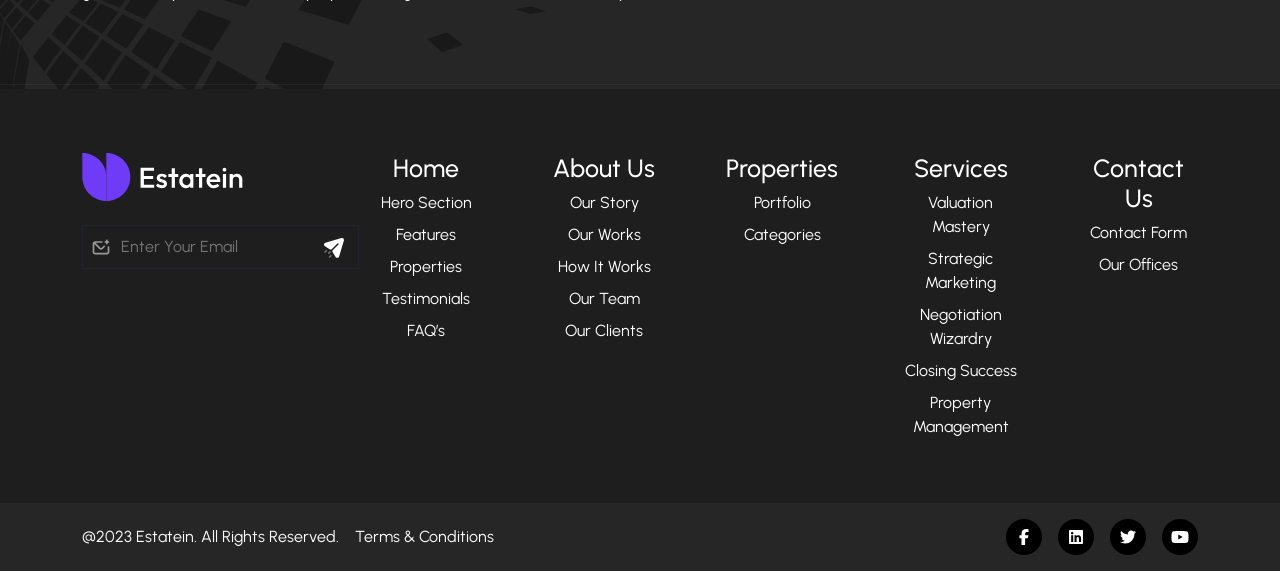
<file: html/Services.html>
<!doctype html>
<html lang="en">
  <head>
    <meta charset="utf-8">
    <meta name="viewport" content="width=device-width, initial-scale=1">
    <title>Services - Estatein</title>
    <!-- Primary Meta Tags -->
<meta name="title" content="Seaside Serenity Villa | Estatein Real Estate">
<meta name="description" content="Explore the luxurious Seaside Serenity Villa in Malibu, California. Modern architecture, oceanfront terrace, private beach access, and breathtaking interiors — experience coastal living at its finest with Estatein.">

<!-- Open Graph / Facebook -->
<meta property="og:type" content="website">
<meta property="og:url" content="https://hanadiweldali.github.io/estatein15/property-details.html">
<meta property="og:title" content="Seaside Serenity Villa | Estatein Real Estate">
<meta property="og:description" content="Discover Seaside Serenity Villa — a stunning oceanfront property with elegant interiors and exclusive amenities. Find your dream home with Estatein.">
<meta property="og:image" content="https://hanadiweldali.github.io/estatein15/assets/img/properties-detailes/main-villa.webp">

<!-- Twitter -->
<meta property="twitter:card" content="summary_large_image">
<meta property="twitter:url" content="https://hanadiweldali.github.io/estatein15/property-details.html">
<meta property="twitter:title" content="Seaside Serenity Villa | Estatein Real Estate">
<meta property="twitter:description" content="Explore the luxurious Seaside Serenity Villa — a coastal masterpiece by Estatein, blending modern design with breathtaking ocean views.">
<meta property="twitter:image" content="https://hanadiweldali.github.io/estatein15/assets/img/properties-detailes/main-villa.webp">

<!-- SEO Keywords -->
<meta name="keywords" content="real estate, luxury villa, Malibu property, coastal home, modern architecture, Estatein, property details, Seaside Serenity Villa, buy house, property investment">
<meta name="author" content="Estatein Team">
<meta name="robots" content="index, follow">

    <!-- font family -->
     <link rel="preconnect" href="https://fonts.googleapis.com">
<link rel="preconnect" href="https://fonts.gstatic.com" crossorigin>
<link href="https://fonts.googleapis.com/css2?family=Urbanist:ital,wght@0,100..900;1,100..900&display=swap" rel="stylesheet">

    <link rel="icon"  href="../assets/img/logo-in-title.svg" alt="logo in title">
    <link href="https://cdn.jsdelivr.net/npm/bootstrap@5.3.8/dist/css/bootstrap.min.css" rel="stylesheet" integrity="sha384-sRIl4kxILFvY47J16cr9ZwB07vP4J8+LH7qKQnuqkuIAvNWLzeN8tE5YBujZqJLB" crossorigin="anonymous">
    <link rel="stylesheet" href="../assets/css/main.css"/>
    <link rel="stylesheet" href="../assets/css/services.css"/>
    <link rel="stylesheet" href="../assets/css/home.css"/>
  
  </head>
  <body>
     <div class="container-fluid d-flex justify-content-between align-items-center above-nav">
    <div class="d-flex gap-2 text-light p-2 mx-auto">
      <p class="mb-0">✨Discover Your Dream Property with Estatein</p>
      <a class="text-light" href="../html/about.html">Learn More</a>
    </div>
    <div class=" d-flex justify-content-center align-items-center rounded-circle bg-x-icon x-icon">
      <svg  xmlns="http://www.w3.org/2000/svg" height="10" width="10" viewBox="0 0 640 640"><!--!Font Awesome Free v7.1.0 by @fontawesome - https://fontawesome.com License - https://fontawesome.com/license/free Copyright 2025 Fonticons, Inc.--><path fill="#ffffff" d="M183.1 137.4C170.6 124.9 150.3 124.9 137.8 137.4C125.3 149.9 125.3 170.2 137.8 182.7L275.2 320L137.9 457.4C125.4 469.9 125.4 490.2 137.9 502.7C150.4 515.2 170.7 515.2 183.2 502.7L320.5 365.3L457.9 502.6C470.4 515.1 490.7 515.1 503.2 502.6C515.7 490.1 515.7 469.8 503.2 457.3L365.8 320L503.1 182.6C515.6 170.1 515.6 149.8 503.1 137.3C490.6 124.8 470.3 124.8 457.8 137.3L320.5 274.7L183.1 137.4z"/></svg>
</div>
    
  </div>
   <nav class="navbar navbar-expand-lg bg-navbar navbar-dark position-sticky top-0">
  <div class="container">
   <a class="navbar-brand d-none d-lg-block" href="../index.html"><img src="../assets/img/Logo-for-desktop.svg" alt="logo"/></a>
   <a class="navbar-brand d-none d-md-block d-lg-none" href="../index.html"><img src="../assets/img/logo-for laptop.svg" alt="logo"/></a>
   <a class="navbar-brand d-block d-md-none" href="../index.html"><img src="../assets/img/logo-for-mobile.svg" alt="logo"/></a>
   <button class="navbar-toggler border-0" type="button" data-bs-toggle="collapse" data-bs-target="#navbarSupportedContent" aria-controls="navbarSupportedContent" aria-expanded="false" aria-label="Toggle navigation">
       <img src="../assets/img/bars.svg" alt="bars"/>
    </button>
    <div class="collapse navbar-collapse " id="navbarSupportedContent">
      <ul class="navbar-nav mx-auto  gap-2">
        <li class="nav-item p-2">
          <a class="nav-link   font p-3 " aria-current="page" href="../index.html">Home</a>
        </li>
        <li class="nav-item p-2">
          <a class="nav-link p-3 font" href="./about.html">About Us</a>
        </li>
        <li class="nav-item p-2">
          <a class="nav-link font p-3" href="./Properties.html">Properties</a>
        </li>
         <li class="nav-item p-2">
          <a class="nav-link font active" href="./Services.html">Services</a>
        </li>
       
      </ul>
        <a class="nav-link contact text-light font active" href="../html/Contact.html">Contact Us</a>
           <a class="nav-link active  font text-center ms-2">
    <button type="button" class="btn text-light px-4 py-2" data-bs-toggle="modal" data-bs-target="#loginModal">
      Sign In
    </button>
   </a>

      <span class="border-start border-secondary d-none d-lg-block mx-2" style="height:25px;"></span>
   <a class="nav-link active  font text-center ms-2">
    <button type="button" class="btn bg-main-color text-light sign-in-up px-4 py-2" data-bs-toggle="modal" data-bs-target="#signupModal">
      Sign Up
    </button>
   </a>

    </div>
  </div>
</nav>
  <div class="modal fade modal-bg" id="loginModal" tabindex="-1" aria-labelledby="loginModalLabel" aria-hidden="true">
    <div class="modal-dialog  modal-dialog-centered">
      <div class="modal-content bg_dark text-white">
        <div class="modal-header border-0 d-flex flex-column align-items-center gap-2">
          <img src="../assets/img/logo-in-title.svg" class="logo-in-sign-in" alt="logo">
          <h2 class="modal-title  fs-4" id="loginModalLabel">
            Sign In
          </h2>
        </div>

        <div class="modal-body text-center">
          <p class="mb-4 text-white">Enter your credentials to continue</p>

          <form>
            <div class="mb-3 text-start">
              <label for="email" class="form-label">Email</label>
              <input type="email" class="form-control bg-transparent" id="email" placeholder="Email">
            </div>

            <div class="mb-3 text-start position-relative">
              <label for="password" class="form-label">Password</label>
              <input type="password" class="form-control bg-transparent" id="password" placeholder="Password">
            </div>

            <div class="d-flex justify-content-between align-items-center mb-3">
              <div class="form-check">
                <input type="checkbox" class="form-check-input" id="remember">
                <label class="form-check-label" for="remember">Remember me</label>
              </div>
              <a href="#" class="forgot main-text">Forgot password?</a>
            </div>

            <button type="submit" class="btn bg-main-color sign-in-up text-white w-100 mb-3">Sign In</button>

            <p class="create-link mb-0">Don't have an account? <a href="#" class="main-text" data-bs-toggle="modal" data-bs-target="#signupModal" data-bs-dismiss="modal">Create one</a></p>
          </form>
        </div>
      </div>
    </div>
  </div>

<div class="modal fade modal-bg" id="signupModal" tabindex="-1" aria-labelledby="signupModalLabel" aria-hidden="true">
  <div class="modal-dialog modal-dialog-centered">
    <div class="modal-content bg_dark text-white">
      <div class="modal-header d-flex flex-column align-items-center gap-2 border-0">
        <img src="../assets/img/logo-in-title.svg" alt="logo">
        <h2 class="modal-title fs-4" id="signupModalLabel">Create Account</h2>
      </div>

      <div class="modal-body text-center">
        <p class="mb-4 text-white">Fill out the form to create a new account</p>

        <form>
          <div class="mb-3 text-start">
            <label for="signup-name" class="form-label">Full Name</label>
            <input type="text" class="form-control text-white bg-transparent" id="signup-name" placeholder="Full Name">
          </div>

          <div class="mb-3 text-start">
            <label for="signup-email" class="form-label">Email</label>
            <input type="email" class="form-control text-white bg-transparent" id="signup-email" placeholder="Email">
          </div>

          <div class="mb-3 text-start">
            <label for="signup-password" class="form-label">Password</label>
            <input type="password" class="form-control text-white bg-transparent" id="signup-password" placeholder="Password">
          </div>

          <div class="mb-3 text-start">
            <label for="signup-confirm" class="form-label">Confirm Password</label>
            <input type="password" class="form-control text-white bg-transparent" id="signup-confirm" placeholder="Confirm Password">
          </div>

          <button type="submit" class="btn bg-main-color sign-in-up text-white w-100 mb-3">Sign Up</button>

          <p class="create-link mb-0">Already have an account?
            <a href="#" class="main-text" data-bs-toggle="modal" data-bs-target="#loginModal" data-bs-dismiss="modal">
              Sign In
            </a>
          </p>
        </form>
      </div>
    </div>
  </div>
</div>
<main>
  <section class="hero-services herosection">
   
        <div class="py__10 hero-services-page main-pro">
         <div class="container">
      <h1 class="text-white">Elevate Your Real Estate Experience</h1>
      <p class="text-white-50">Welcome to Estatein, where your real estate aspirations meet expert guidance. Explore our comprehensive range of services, each designed to cater to your unique needs and dreams.</p>
  
  </div>
    </div>

  </section>
   <section class="services py-3 ">
       <div class="container-fluid">
        <div class="row bg_dark p-4 g-1">
         <div class="service col-lg-3 col-xl-3 col-xxl-3 col-md-4  col-6 bg__grey py-3 border__dark rounded-3">
          <div class="arrow d-flex justify-content-end px-2">
                <img src="../assets/img/services/arrow.svg" alt="arrow">
               </div>
               <div class="d-flex flex-column align-items-center justify-content-center gap-2">
                <img src="../assets/img/services/icon-home.svg" class="move-img" alt="Icon representing finding your dream home in the real estate platform" />
                <p class="text-white text-center">Find Your Dream Home</p>
               </div>
               
         </div>
         <div class="service col-lg-3 col-xl-3 col-xxl-3 col-md-4 col-6 bg__grey py-3 border__dark rounded-3">
           <div class="arrow d-flex justify-content-end px-2">
                <img src="../assets/img/services/arrow.svg" alt="arrow">
               </div>
               <div class="d-flex flex-column align-items-center justify-content-center gap-2">
                <img src="../assets/img/services/icon-value.svg" class="move-img" alt="Icon symbolizing unlocking the true value of properties" />
                <p class="text-white text-center">Unlock Property Value</p>
               </div>
         </div>
         <div class="service col-lg-3 col-xl-3 col-xxl-3 col-md-4 col-6 bg__grey py-3 border__dark rounded-3">
           <div class="arrow d-flex justify-content-end px-2">
                <img src="../assets/img/services/arrow.svg" alt="arrow">
               </div>
               <div class="d-flex flex-column align-items-center justify-content-center gap-2">
                <img src="../assets/img/services/icon-management.svg" class="move-img" alt="Icon representing easy and efficient property management"/>
                <p class="text-white text-center">Effortless Property Management</p>
               </div>
         </div>
         <div class="service col-lg-3 col-xl-3 col-xxl-3 col-md-4 col-6 bg__grey py-3 border__dark rounded-3">
           <div class="arrow d-flex justify-content-end px-2">
                <img src="../assets/img/services/arrow.svg" alt="arrow">
               </div>
               <div class="d-flex flex-column align-items-center justify-content-center gap-2">
                <img src="../assets/img/services/icon-investment.svg" class="move-img" alt="Icon symbolizing smart investments and data-driven real estate decisions" />
                <p class="text-white text-center">Smart Investments, Informed Decisions</p>
               </div>
         </div>
        </div>
        </div>
       
      </section>
      <section class="property-value-section py-5">
        <div class="container">   
     <h2 class="text-white">Unlock Property Value</h2>
     <p class="text-white-50">Selling your property should be a rewarding experience, and at Estatein, we make sure it is. Our Property Selling Service is designed to maximize the value of your property, ensuring you get the best deal possible. Explore the categories below to see how we can help you at every step of your selling journey</p>
       <div class="row mt-5">
        <div class="col-lg-4  mt-3 col-12">
          <div class="py-4 px-2 gap-5 border___dark d-flex flex-column">
          <div class="d-flex align-items-center gap-3">
            <img src="../assets/img/services-page/Icon Container.svg" class="move-img" alt="Icon representing expert property valuation services"
/>
            <h3 class="text-white">Valuation Mastery</h3>
          </div>
          <p class="text-white-50">Discover the true worth of your property with our expert valuation services.</p>
          </div>
        </div>
         <div class="col-lg-4  mt-3 col-12">
           <div class="py-4 px-2 gap-5 border___dark d-flex flex-column">
          <div class="d-flex align-items-center gap-3">
            <img src="../assets/img/services-page/Icon Container (1).svg" class="move-img" alt="Icon symbolizing strategic real estate marketing approach"/>
            <h3 class="text-white">Strategic Marketing</h3>
          </div>
          <p class="text-white-50">Selling a property requires more than just a listing; it demands a strategic marketing approach.</p>
       </div>
        </div>
         <div class="col-lg-4  mt-3  col-12">
           <div class="py-4 px-2 gap-5 border___dark d-flex flex-column">
          <div class="d-flex align-items-center gap-3">
            <img src="../assets/img/services-page/Icon Container (2).svg" class="move-img" alt="Icon representing skilled property negotiation and deal making"/>
            <h3 class="text-white">Negotiation Wizardry</h3>
          </div>
          <p class="text-white-50">Negotiating the best deal is an art, and our negotiation experts are masters of it.</p>
       </div>
       </div>
       </div>
    <div class="row ">
       <div class="col-lg-4  mt-3 col-12">
           <div class="py-4 px-2 gap-5 border___dark d-flex flex-column">
          <div class="d-flex align-items-center gap-3">
            <img src="../assets/img/services-page/Icon Container (3).svg" class="move-img" alt="Icon representing successful property closing process"/>
            <h3 class="text-white">Closing Success</h3>
          </div>
          <p class="text-white-50">A successful sale is not complete until the closing. We guide you through the intricate closing process.</p>
       </div>
       </div>
      <div class="col-lg-8 col-12 mt-3 Unlock-the-Value-of-Your-Property-Today">
        <div class="d-flex flex-column gap-4 p-5">
         <div class="d-flex flex-wrap gap-2 justify-content-between">
          <h2 class="text-white">Unlock the Value of Your Property Today</h2>
          <button class="btn bg__grey text-white p-2 btn_dark__hover">Learn More</button>
         </div>
         <p class="text-white-50">Ready to unlock the true value of your property? Explore our Property Selling Service categories and let us help you achieve the best deal possible for your valuable asset.</p>
        </div>
      </div>
    </div>
    </div>
    </section>
      <section class="Effortless-Property-section py-5">
        <div class="container">   
     <h2 class="text-white">Effortless Property Management</h2>
     <p class="text-white-50">Owning a property should be a pleasure, not a hassle. Estatein's Property Management Service takes the stress out of property ownership, offering comprehensive solutions tailored to your needs. Explore the categories below to see how we can make property management effortless for you</p>
       <div class="row mt-5">
        <div class="col-lg-4  mt-3 col-12">
          <div class="py-4 px-2 gap-5 border___dark d-flex flex-column">
          <div class="d-flex align-items-center gap-3">
            <img src="../assets/img/services-page/Tenant Harmony.svg" class="move-img" alt="Icon representing tenant management and harmonious relationships"
/>
            <h3 class="text-white">Tenant Harmony</h3>
          </div>
          <p class="text-white-50">Our Tenant Management services ensure that your tenants have a smooth and reducing vacancies.</p>
          </div>
        </div>
         <div class="col-lg-4  mt-3 col-12">
           <div class="py-4 px-2 gap-5 border___dark d-flex flex-column">
          <div class="d-flex align-items-center gap-3">
            <img src="../assets/img/services-page/Maintenance Ease.svg" class="move-img" alt="Icon symbolizing easy and efficient property maintenance services"
 />
            <h3 class="text-white">Maintenance Ease</h3>
          </div>
          <p class="text-white-50">Say goodbye to property maintenance headaches. We handle all aspects of property upkeep.</p>
       </div>
        </div>
         <div class="col-lg-4  mt-3  col-12">
           <div class="py-4 px-2 gap-5 border___dark d-flex flex-column">
          <div class="d-flex align-items-center gap-3">
            <img src="../assets/img/services-page/Financial Peace of Mind.svg" class="move-img" alt="Icon symbolizing easy and efficient property maintenance services"
 />
            <h3 class="text-white">Financial Peace of Mind</h3>
          </div>
          <p class="text-white-50">Managing property finances can be complex. Our financial experts take care of rent collection</p>
       </div>
       </div>
       </div>
    <div class="row">
       <div class="col-lg-4  mt-3 col-12">
           <div class="py-4 px-2 gap-5 border___dark d-flex flex-column">
          <div class="d-flex align-items-center gap-3">
            <img src="../assets/img/services-page/Legal Guardian.svg" class="move-img" alt="Icon symbolizing easy and efficient property maintenance services"
 />
            <h3 class="text-white">Legal Guardian</h3>
          </div>
          <p class="text-white-50">Stay compliant with property laws and regulations effortlessly.</p>
       </div>
       </div>
      <div class="col-lg-8 col-12 mt-3 Unlock-the-Value-of-Your-Property-Today">
        <div class="d-flex flex-column gap-4 p-5">
         <div class="d-flex flex-wrap gap-2 justify-content-between">
          <h2 class="text-white">Experience Effortless Property Management</h2>
          <button class="btn bg__grey text-white p-2 btn_dark__hover">Learn More</button>
         </div>
         <p class="text-white-50">Ready to experience hassle-free property management? Explore our Property Management Service categories and let us handle the complexities while you enjoy the benefits of property ownership.</p>
        </div>
      </div>
    </div>
    </div>
    </section>
    <section class="Smart-Investments-section py-5">
      <div class="container">
       <div class="row">
         <div class="col-lg-4 col-12">
           <h2 class="text-white">Smart Investments, Informed Decisions</h2>
           <p class="text-white-50">Building a real estate portfolio requires a strategic approach. Estatein's Investment Advisory Service empowers you to make smart investments and informed decisions.</p>
           <div class="text-white p-3 d-flex mt-5 rounded-1 Unlock-Your-Investment-Potential flex-column">
            <h3>Unlock Your Investment Potential</h3>
            <p>Explore our Property Management Service categories and let us handle the complexities while you enjoy the benefits of property ownership.</p>
            <button class="btn bg__grey p-3 text-white btn_dark__hover">Learn More</button>
           </div>
        </div>
        <div class="col-lg-8 bg__grey col-12">
          <div class="row">
            <div class="col-lg-6  mt-3 col-12">
          <div class="py-4 px-2 bg_dark rounded-1 gap-5 border___dark d-flex flex-column">
          <div class="d-flex align-items-center gap-3">
            <img src="../assets/img/services-page/Market Insight.svg" class="move-img" alt="Icon representing real estate market analysis and insights"
 />
            <h3 class="text-white">Market Insight</h3>
          </div>
          <p class="text-white-50">Stay ahead of market trends with our expert Market Analysis. We provide in-depth insights into real estate market conditions</p>
          </div>
        </div>
           <div class="col-lg-6  mt-3 col-12">
          <div class="py-4 px-2 bg_dark rounded-1 gap-5 border___dark d-flex flex-column">
          <div class="d-flex align-items-center gap-3">
            <img src="../assets/img/services-page/ROI Assessment.svg" class="move-img" alt="Icon symbolizing return on investment evaluation for real estate"
/>
            <h3 class="text-white">ROI Assessment</h3>
          </div>
          <p class="text-white-50">Make investment decisions with confidence. Our ROI Assessment services evaluate the potential returns on your investments</p>
          </div>
        </div>
           <div class="col-lg-6  mt-3 col-12">
          <div class="py-4 bg_dark px-2 rounded-1 gap-5 border___dark d-flex flex-column">
          <div class="d-flex align-items-center gap-3">
            <img src="../assets/img/services-page/Customized Strategies.svg" class="move-img" alt="Icon representing tailored real estate investment strategies"
/>
            <h3 class="text-white">Customized Strategies</h3>
          </div>
          <p class="text-white-50">Every investor is unique, and so are their goals. We develop Customized Investment Strategies tailored to your specific needs</p>
          </div>
        </div>
           <div class="col-lg-6  mt-3 col-12">
          <div class="py-4 px-2 bg_dark rounded-1 gap-5 border___dark d-flex flex-column">
          <div class="d-flex align-items-center gap-3">
            <img src="../assets/img/services-page/Diversification Mastery.svg" class="move-img" alt="Icon symbolizing portfolio diversification across property types and locations"
/>
            <h3 class="text-white">Diversification Mastery</h3>
          </div>
          <p class="text-white-50">Diversify your real estate portfolio effectively. Our experts guide you in spreading your investments across various property types and locations</p>
          </div>
        </div>
          </div>
        </div>
       </div>
      </div>
    </section>
<section class="CTA mt-3">
        <div>
          <div class="container-lg">
            <div class="row">
              <div class="left-side-cta col-xxl-9 col-xl-9 col-lg-8 col-md-9 col-sm-12 left-side-CTA text-white py-5">
                <h2>Start Your Real Estate Journey Today</h2>
                <p>
                  Your dream property is just a click away. Whether you're
                  looking for a new home, a strategic investment, or expert real
                  estate advice, Estatein is here to assist you every step of
                  the way. Take the first step towards your real estate goals
                  and explore our available properties or get in touch with our
                  team for personalized assistance.
                </p>
              </div>
              <div
                class="right-side-cta col-xxl-3 col-xl-3 col-lg-4 col-md-3 col-sm-12 right-side-CTA d-flex justify-content-center align-items-center py-5 "
              >
              <a href="./Properties.html" class="btn bg-main-color main-btn-hero p-3 text-white text-center">
                  Explore Properties
                </a>
              </div>
            </div>
          </div>
        </div>
        <hr class="line" />
      </section>
  <footer>
    <div class="footer py-5">
      <div class="container">
        <div class="row">
        <div class="left-side col-12   col-lg-4 col-xl-3 col-xxl-3">
          <img src="../assets/img/Logo-for-desktop.svg" />
            <div class="search py-4">
              <form class="d-inline-flex border border-dark p-2">
                <img src="../assets/img/email-footer.svg" alt="email" class="me-2"/>
                <input type="email" placeholder="Enter Your Email" class="bg-transparent border-0" />
                <button class="bg-transparent border-0"><img src="../assets/img/Send.svg"/></button>
              </form>
              
            </div>
        </div>
        <div class=" col-12  col-lg-8 col-xl-9 col-xxl-9  ">
        <div class="right-side d-flex justify-content-between row g-4 text-white text-center">
        <div class="col-6 col-lg-2 ">
          <div><h2>Home</h2></div>
          <div class="footer-contain">
            <ul class="list-unstyled  text-center d-flex flex-column gap-2">
              <li><a href="#" class="text-white text-decoration-none">Hero Section</a></li>
               <li><a href="#" class="text-white text-decoration-none">Features</a></li>
                <li><a href="#" class="text-white text-decoration-none">Properties</a></li>
                 <li><a href="#" class="text-white text-decoration-none">Testimonials</a></li>
                  <li><a href="#" class="text-white text-decoration-none">FAQ’s</a></li>
            </ul>
          </div></div>
          <div class="col-6 col-lg-2 " >
          <div><h2>About Us</h2></div>
          <div class="footer-contain">
            <ul class="list-unstyled  text-center d-flex flex-column gap-2">
              <li><a href="#" class="text-white text-decoration-none">Our Story</a></li>
               <li><a href="#" class="text-white text-decoration-none">Our Works</a></li>
                <li><a href="#" class="text-white text-decoration-none">How It Works</a></li>
                 <li><a href="#" class="text-white text-decoration-none">Our Team</a></li>
                  <li><a href="#" class="text-white text-decoration-none">Our Clients</a></li>

            </ul>
          </div></div>
           <div class="col-6 col-lg-2  " >
          <div><h2>Properties</h2></div>
          <div class="footer-contain">
            <ul class="list-unstyled  text-center d-flex flex-column gap-2 ">
              <li><a href="#" class="text-white text-decoration-none">Portfolio</a></li>
               <li><a href="#" class="text-white text-decoration-none">Categories</a></li>


            </ul>
          </div></div>


          <div class="col-6 col-lg-2  ">
          <div><h2>Services</h2></div>
          <div class="footer-contain">
            <ul class="list-unstyled  text-center d-flex flex-column gap-2 ">
              <li><a href="#" class="text-white text-decoration-none">Valuation Mastery</a></li>
               <li><a href="#" class="text-white text-decoration-none">Strategic Marketing</a></li>
                <li><a href="#" class="text-white text-decoration-none">Negotiation Wizardry</a></li>
                 <li><a href="#" class="text-white text-decoration-none">Closing Success</a></li>
                  <li><a href="#" class="text-white text-decoration-none">Property Management</a></li>

            </ul>
          </div></div>
 <div class="col-6 col-lg-2  ">
          <div><h2>Contact Us</h2></div>
          <div class="footer-contain">
            <ul class="list-unstyled text-center d-flex flex-column gap-2">
              <li><a href="#" class="text-white text-decoration-none">Contact Form</a></li>
               <li><a href="#" class="text-white text-decoration-none">Our Offices</a></li>


            </ul>
          </div></div>
        </div>
      </div>
      </div>
      </div>
    </div>
  </footer>
<section class="subfooter p-3">
  <div class="container">
   <div class="subfooter-contain d-flex justify-content-between">
    <div class="left-side-subfooter text-white d-flex align-items-center gap-3">
    <a href="#" class="text-decoration-none text-white">@2023 Estatein. All Rights Reserved.</a>
    <a href="#" class="text-decoration-none text-white">Terms & Conditions</a>
    </div>
    <div class="right-side-subfooter text-white d-flex gap-3">
           <a href="#" class="bg-black p-2 rounded-circle  d-flex justify-content-center align-items-center"><svg xmlns="http://www.w3.org/2000/svg" height="20" width="20" viewBox="0 0 640 640"><!--!Font Awesome Free v7.1.0 by @fontawesome - https://fontawesome.com License - https://fontawesome.com/license/free Copyright 2025 Fonticons, Inc.--><path fill="#ffffff" d="M240 363.3L240 576L356 576L356 363.3L442.5 363.3L460.5 265.5L356 265.5L356 230.9C356 179.2 376.3 159.4 428.7 159.4C445 159.4 458.1 159.8 465.7 160.6L465.7 71.9C451.4 68 416.4 64 396.2 64C289.3 64 240 114.5 240 223.4L240 265.5L174 265.5L174 363.3L240 363.3z"/></svg>
            </a>  <a href="#" class="bg-black p-2 rounded-circle d-flex justify-content-center align-items-center"><svg xmlns="http://www.w3.org/2000/svg" height="20" width="20" viewBox="0 0 640 640"><!--!Font Awesome Free v7.1.0 by @fontawesome - https://fontawesome.com License - https://fontawesome.com/license/free Copyright 2025 Fonticons, Inc.--><path fill="#ffffff" d="M512 96L127.9 96C110.3 96 96 110.5 96 128.3L96 511.7C96 529.5 110.3 544 127.9 544L512 544C529.6 544 544 529.5 544 511.7L544 128.3C544 110.5 529.6 96 512 96zM231.4 480L165 480L165 266.2L231.5 266.2L231.5 480L231.4 480zM198.2 160C219.5 160 236.7 177.2 236.7 198.5C236.7 219.8 219.5 237 198.2 237C176.9 237 159.7 219.8 159.7 198.5C159.7 177.2 176.9 160 198.2 160zM480.3 480L413.9 480L413.9 376C413.9 351.2 413.4 319.3 379.4 319.3C344.8 319.3 339.5 346.3 339.5 374.2L339.5 480L273.1 480L273.1 266.2L336.8 266.2L336.8 295.4L337.7 295.4C346.6 278.6 368.3 260.9 400.6 260.9C467.8 260.9 480.3 305.2 480.3 362.8L480.3 480z"/></svg>
            </a> <a href="#" class="bg-black p-2 rounded-circle d-flex justify-content-center align-items-center"><svg xmlns="http://www.w3.org/2000/svg" height="20" width="20" viewBox="0 0 640 640"><!--!Font Awesome Free v7.1.0 by @fontawesome - https://fontawesome.com License - https://fontawesome.com/license/free Copyright 2025 Fonticons, Inc.--><path fill="#ffffff" d="M523.4 215.7C523.7 220.2 523.7 224.8 523.7 229.3C523.7 368 418.1 527.9 225.1 527.9C165.6 527.9 110.4 510.7 64 480.8C72.4 481.8 80.6 482.1 89.3 482.1C138.4 482.1 183.5 465.5 219.6 437.3C173.5 436.3 134.8 406.1 121.5 364.5C128 365.5 134.5 366.1 141.3 366.1C150.7 366.1 160.1 364.8 168.9 362.5C120.8 352.8 84.8 310.5 84.8 259.5L84.8 258.2C98.8 266 115 270.9 132.2 271.5C103.9 252.7 85.4 220.5 85.4 184.1C85.4 164.6 90.6 146.7 99.7 131.1C151.4 194.8 229 236.4 316.1 240.9C314.5 233.1 313.5 225 313.5 216.9C313.5 159.1 360.3 112 418.4 112C448.6 112 475.9 124.7 495.1 145.1C518.8 140.6 541.6 131.8 561.7 119.8C553.9 144.2 537.3 164.6 515.6 177.6C536.7 175.3 557.2 169.5 576 161.4C561.7 182.2 543.8 200.7 523.4 215.7z"/></svg>
           </a> <a href="#" class="bg-black p-2 rounded-circle d-flex justify-content-center align-items-center"><svg xmlns="http://www.w3.org/2000/svg" height="20" width="20" viewBox="0 0 640 640"><!--!Font Awesome Free v7.1.0 by @fontawesome - https://fontawesome.com License - https://fontawesome.com/license/free Copyright 2025 Fonticons, Inc.--><path fill="#ffffff" d="M581.7 188.1C575.5 164.4 556.9 145.8 533.4 139.5C490.9 128 320.1 128 320.1 128C320.1 128 149.3 128 106.7 139.5C83.2 145.8 64.7 164.4 58.4 188.1C47 231 47 320.4 47 320.4C47 320.4 47 409.8 58.4 452.7C64.7 476.3 83.2 494.2 106.7 500.5C149.3 512 320.1 512 320.1 512C320.1 512 490.9 512 533.5 500.5C557 494.2 575.5 476.3 581.8 452.7C593.2 409.8 593.2 320.4 593.2 320.4C593.2 320.4 593.2 231 581.8 188.1zM264.2 401.6L264.2 239.2L406.9 320.4L264.2 401.6z"/></svg>
</a>
    </div>
  </div>
</div>
  </section>
</main>
    <script src="https://cdn.jsdelivr.net/npm/bootstrap@5.3.8/dist/js/bootstrap.bundle.min.js" integrity="sha384-FKyoEForCGlyvwx9Hj09JcYn3nv7wiPVlz7YYwJrWVcXK/BmnVDxM+D2scQbITxI" crossorigin="anonymous"></script>
  <script src="../assets/js/main.js"></script>
  </body>
</html>
</file>
<file: assets/css/main.css>
:root{
    --mainColor:#6F3DF6;
}
.container-fit{
    .container{
  width:calc(100% - 320px);
  margin: auto;
}
}
 .main-btn-hero{
  transition: all 0.7s;
 }
.main-btn-hero:hover{
    background-color: #561ef0;
}
.bg_dark{
  background-color: #1A1A1A;
}
.bg__grey{
  background-color: #262626;
}
.main-bg{
    background-color: var(--mainColor);
}
.main-text{
    color: var(--mainColor);
}
.sec-bg{
    background-color: #1E1E1E;
}
.bg-navbar{
    background-color: #262626;
}
body{
    background-color: #1E1E1E;
    font-family:Urbanist;
}
.gap-30{
     gap: 30px;
}
.navbar-nav .nav-link.active, .navbar-nav .nav-link.show {
    background-color: #00000054;
    padding:14px 24px;
    border-radius: 10px;
    border: 2px #3c3535 solid;
}
.font{
    font-family:Urbanist;
    
}
.contact{
   background-color: #00000054;
    padding:14px 24px;
    border-radius: 10px;
    border: 2px #333333 solid; 
}
.above-nav {
    background-image: url(./../img/bg-above-nav.png);
    background-size:cover;
}
.above-nav .x-icon{
cursor: pointer;
}
@media screen and (max-width:500px) {
    .above-nav p,a{
        font-size: 12px;
    }
    
}
.bg-x-icon{
    background-color: #333333;
    width:20px;
    height:20px;
}
@media screen and (max-width:370px) {
    .above-nav p,a{
        font-size: 9.5px;
    }

}
/* .CTA{
    background-image: url(./../img/Abstract\ Design.png);
    background-image: url(./../img/Abstract\ Design.png);
   background-repeat: no-repeat;

} */

.bg-main-color{
    background-color: var(--mainColor);
    transition: all 0.5s;
}
/* .right-side-cta{
    background-image: url(./../img/bg-cta.svg);
    background-repeat: no-repeat;
}
.left-side-cta{
    background-image: url(./../img/bg-cta.svg);
    background-repeat: no-repeat;

} */
.CTA{
    background-image: url(../img/CTA.png);
    background-color: #262626;
}
.CTA .right-side-CTA button:hover{
    background-color: #561ef0;
}
    .CTA p{
        font-size: 16px;
    }
     .CTA h2{
        font-size: 35px;
    }

@media screen and (max-width:768px) {
    .btn{
        width: 100%;
    }
    
}
.line{
    height: 5px;
    color: #4D4D4D;
}
    
.footer h2{
    font-size: 25px;
}
.subfooter {
    background-color: #262626;
}
.right-side-subfooter a{
    transition: all 0.5s;
}
.right-side-subfooter a:hover{
   border:1px solid white;
}
@media screen and (max-width:900px) {
    .subfooter-contain{
        display: flex;
        flex-direction: column-reverse;
        align-items: center;
        gap: 10px;
       
    }
    .left-side-subfooter{
        display: flex;
        flex-direction: column;
    }
    
}
.form-control::placeholder{
  
color: white;
}
/* .logo-in-sign-in{
    width: 200px;
    height: 200px;
} */
 .sign-in-up{
    transition: all 0.6s;
 }
 .sign-in-up:hover{
    background-color: #561ef0;
}
.modal-bg {
  background-color: rgba(27,27,34,0.7);
  backdrop-filter: blur(10px);
  border: none;
}
.btn_dark__hover{
transition: all 0.6s;
}
.btn_dark__hover:hover{
    background-color: #3d3d3d;
}

.header_scroll{
    /* background-color: yellow; */
    backdrop-filter: blur(12px);
  background: #0f0f0fcc; 
  box-shadow: 0 2px 20px #6f3df640;
  border-bottom: 1px solid #ffffff0d;
}
.navbar {
     transition: all 0.6s ease;
  animation: slideDown 0.8s ease-in-out;
}
.above-nav {
  animation: slideDown 0.8s ease-in-out;
}
@keyframes slideDown {
  from {
    transform: translateY(-100%);
    opacity: 0;
  }
  to {
    transform: translateY(0);
    opacity: 1;
  }
}
</file>
<file: assets/css/home.css>
/* .hero .right-side-hero{
    background-image: url(./../img/Container.webp);
    background-size: contain;
    background-repeat: no-repeat;
} */
 .main-btn-hero{
  transition: all 0.7s;
 }
.main-btn-hero:hover{
    background-color: #561ef0;
}
.sub-container-img {
  position: absolute;
 width:150px;
  left:54%;
  top: 10%;
  opacity: 0;
  animation-fill-mode: forwards;
  animation-name:sub_container-opacity;
animation-duration: 1s;
animation-delay: 1.5s;
  
}
@keyframes sub_container-opacity {
  from{
    opacity: 0;
  }
  to{
    opacity: 1;
  }
}

@media (min-width: 1px) and (max-width:992px) {
  .right-side-hero {
    order: -1; 
  }
.right-side-hero img {
    width: 50%;
    height: 50%;
   object-fit: contain;
}
.sub-container-img {
 display: none;
  
}
  .left-side-hero .hero-counter {
    justify-content: center;
  }
  .left-side-hero  {
    align-items: center;
  }
}
.arrow{
  transition: all 0.3s ease;
}
.arrow:hover{
 
   transform: translate(5px, -5px);
}
.bg_dark{
  background-color: #1A1A1A;
}
.bg__grey{
  background-color: #262626;
}
.border__dark{
  border: #1A1A1A 1px solid;
}
  


.animate-left ,.animate-right{
  transform: translateX(0);
  opacity: 0;
  animation-fill-mode: forwards;
  
}
.animate-left{
animation-name:slideLeft;
animation-duration: 2s;
animation-delay: 0.3s;
}
.animate-right{
animation-name:slideRight;
animation-duration: 2s;

}
@keyframes slideLeft {
  from{
    transform: translateX(-100%);
    opacity: 0;
  }
  to{
    transform: translateX(0);
    opacity:1;
  }
}
@keyframes slideRight {
  from{
    transform: translateX(100%);
    opacity: 0;
  }
  to{
    transform: translateX(0);
    opacity:1;
  }
}
.btn__dark{
  background-color: #333333;
}

.featured-properties h2 ,.Clients h2 ,.FAQ h2 {
  font-size: 48px;
}
.featured-properties img{
  width:100%;
  height: 100%;
}
.featured-properties .icon-in-featured-properties{
  width:20px;
  height: 20px;
}
.sm__font_size{
  font-size: 12px;
}
.end-featured-properties::before{
  content: "";
  display: block;
  height: 2px;
  width: 100%;
  background-color: #333333;
  margin-top: 40px;
}
.mt__10{
  margin-top: 10px;
}
.btn-next-befor{
  width: 40px;
  height: 40px;
  margin-right:80px;
}
.btn-next-befor img{
  width: 40px;
  height: 40px;
}
.featured-properties-btn-bg{
  transition: all 0.7s;
}
.featured-properties-btn-bg:hover{
  background-color:#3a3636;
}
.featured .featured-content{
  flex: 1 0 200px;
}
.btn-next-befor p {
  white-space: nowrap;
}
.client .client-content 
img{
  width:30px;
  height:30px;
}
.client .client-content{
  flex:1 0 200px;
}
.client .client-content .profile img{
  width: 50px;
  height: 50px;
}
.client-content {
  transition: transform 0.3s ease;
}
.Statistics-Section{
  transition: transform 0.3s ease;
}

.client-content:hover {
  transform: scale(1.05);
}
.Statistics-Section:hover {
  transform: scale(1.05);
}
.move-img{
  transition:all 0.9s ease ;
}
.move-img:hover{
  transform: rotate(360deg);
}
</file>
<file: assets/css/about-us.css>
.right-side-hero img{
   width: 500px;
   height: 300px;
}
.bg_dark{
  background-color: #1A1A1A;
}
.bg__grey{
  background-color: #262626;
}
.border__dark{
  border: #555252 1px solid;
}
.animate-left ,.animate-right{
  transform: translateX(0);
  opacity: 0;
  animation-fill-mode: forwards;
  
}
.animate-left{
animation-name:slideLeft;
animation-duration: 2s;
animation-delay: 0.3s;
}
.animate-right{
animation-name:slideRight;
animation-duration: 2s;

}
@keyframes slideLeft {
  from{
    transform: translateX(-100%);
    opacity: 0;
  }
  to{
    transform: translateX(0);
    opacity:1;
  }
}
@keyframes slideRight {
  from{
    transform: translateX(100%);
    opacity: 0;
  }
  to{
    transform: translateX(0);
    opacity:1;
  }
}
@media (min-width: 1px) and (max-width:991px) {
  .right-side-hero {
    order: -1; 

  }
  .after-trust::after{
    content: "";
    display: block;
    width: 100%;
    height: 1px;
    background-color:gray;
}
.after-Excellence::after{
    content: "";
    display: block;
    width: 100%;
    height: 1px;
    background-color:gray;
}
.after-client::after{
    content: "";
    display: block;
    width: 100%;
    height: 1px;
    background-color:gray;
}
.afer-commitment::after{
    content: "";
    display: block;
    width: 100%;
    height: 1px;
    background-color:gray;
}
}
.shadow__gray{
    box-shadow: 0 0 15px rgba(128, 128, 128, 0.432);

}
@media (min-width: 992px){
.value .line{
     width: 100%;
    height: 2px;
    background-color:gray;
}
.vertical-line{

border-right: 1px solid gray;
}
}
.achievements .achievement .achievement-content{
    flex:1 0 250px;
}
.achievement-content {
  transition: transform 0.3s ease;
}

.achievement-content:hover {
  transform: scale(1.05);
}
.border__start{
  border-left: #6F3DF6 2px solid;
}
.border__start_linear{
   border: 2px solid #3a3636;
   border-image: linear-gradient(to bottom right ,#6F3DF6 ,#3a3636 ,#3a3636 ,#3a3636);
  border-image-slice: 1;
 }
 .step {
  transition: transform 0.3s ease;
}

.step:hover {
  transform: scale(1.05);
}
.steps .step{
  flex: 1 0 250px;

}
.step-content {
  flex-grow: 1; 
}
.members .member {
  flex: 1 0 150px; 
}
.members .member .team-profile {
 width: 250px;
 height: 200px ;
}

.twitter-btn img{
   width: 24px !important;
  height: 20px !important;
  
}
.twitter-btn{
  bottom:5px;
}
.send-btn{
  width: 40px;
  height: 40px;
}
 .placeholder-team::placeholder {
  color: #fff; 
}
.placeholder-team:focus {
  outline: none;
  box-shadow: none; 
}
.member {
  transition: transform 0.3s ease;
}

.member:hover {
  transform: scale(1.05);
}
.client .btn-visit-website:hover{
  background-color: #151414;
}
.border_start_client{
  border-left: #3a3636 2px solid;
}
@media screen and (max-width:991px) {

  .btn_width_100 button{
    width: 100%;
  }
  .flex_column{
    flex-direction: column;
  }
}
.end-featured-properties::before{
  content: "";
  display: block;
  height: 2px;
  width: 100%;
  background-color: #333333;
  margin-top: 40px;
}
.mt__10{
  margin-top: 10px;
}
.btn-next-befor{
  width: 40px;
  height: 40px;
  margin-right:80px;
}
.btn-next-befor img{
  width: 40px;
  height: 40px;
}
.Statistics-Section{
  transition: transform 0.3s ease;
}

.Statistics-Section:hover {
  transform: scale(1.03);
}
.move-img{
  transition:all 0.9s ease ;
}
.move-img:hover{
  transform: rotate(360deg);
}
</file>
<file: assets/css/contact.css>
.contact{
   background-color: var(--mainColor);
    padding:14px 24px;
    border-radius: 10px;
}
.py__10{
    padding:100px 0;
}
.hero-contact-page{
    background-image: url(../img/hero-properties/Container\ \(3\).png);
}
.border__gray{
   border: #282727 1px solid;
}
.placeholder-message-white::placeholder{
    color: white;
}
.Office-Locations .office {
    flex: 1 0 250px;
}
.office img{
  width: 20px;
  height: 20px;
}
.nav-pills .nav-link.active, .nav-pills .show>.nav-link{
    background-color: #100f0f;
}
.about-images {
  width: 100%;
  height: auto;
  transition: all 0.6s ease;
}
.about-images:hover{
   transform: scale(1.03);
}
/* @media (max-width: 1400px) {
  .about-images {
    width: 120%;
     height: auto;
  
  }
}

@media (max-width: 992px) {
  .about-images {
    width: 140%;
     height: auto;
  }
}

@media (max-width: 768px) {
  .about-images {
    width: 140%;
     height: auto;
  }
}

@media (max-width: 576px) {
  .about-images {
    width: 120%;
     height: auto;
  }
} */
/* .Explore-Estateins-World-img-1 {
   background-image: url(../img/contact-img-section/Image\ \(9\).png);
   padding: 100px 0;
   background-size: cover;
}
   
.Explore-Estateins-World-img-2 {
   background-image: url(../img/contact-img-section/Image\ \(10\).png);
    padding: 100px 0;
   background-size: cover;
}
.Explore-Estateins-World-img-3 {
   background-image: url(../img/contact-img-section/Image\ \(11\).png);
    padding: 100px 0;
   background-size: cover;
}
.Explore-Estateins-World-img-4 {
   background-image: url(../img/contact-img-section/Image\ \(12\).png);
    padding: 100px 0;
   background-size: cover;
}
.Explore-Estateins-World-img-5 {
   background-image: url(../img/contact-img-section/Image\ \(13\).png);
    padding: 100px 0;
   background-size: cover;
}
.Explore-Estateins-World-img-6 {
     background-image: url(../img/contact-img-section/Image\ \(14\).png);
    padding: 100px 0;
   background-size: cover;
}
    */
.bac-Explore-Estateins-World{
    background-image: url(../img/hero-properties/Container\ \(3\).png);
}
.bg-main-color-contact{
   transition: all 0.6s ease;
}
.bg-main-color-contact:hover{
   background-color:#531bed;
}
</file>
<file: assets/css/properties.css>
.hero-properties-page{
    background-image: url(../img/hero-properties/Container\ \(3\).png);
}
.py__10{
    padding: 100px 0;
}
 .hero-properties-page{
  transition: all 0.7s;
 }
.hero-properties-page button:hover{
    background-color: #561ef0;
}
.hero-properties-page .options input {
  border: none;

}
.options {
    box-shadow: 0px 0px 10px 15px #2c2b2b;
}
.border___dark{
  border: #555252 1px solid;
}
@media screen and (max-width:992px) {
    .hero-properties .inputs{
        flex-direction: column;
        justify-content: center;
        
    }
    .input-search-in-hero-section{
        width: 100%;
    }
}
.text__white__50{
    color: #ffffff80;
}
.placeholder-message-white::placeholder {
  color:white
}
.contact-properties-btn{
  transition: all 0.6s;
}
.contact-properties-btn:hover{
  background-color: #4106e3;
}
</file>
<file: assets/css/property-details.css>
.apt-img img{
    width: 50%;
    height: 50%;
}
.carousel_indicators{
     bottom: -80px;
       /* width:25px; */
       /* background-color: yellow; */
      
      
}
.carousel-indicators .active{
    background-color: var(--mainColor);
}
.carousel-indicators [data-bs-target]{
    width: 25px;
}
@media screen and (max-width:768px) {

    .property-info-bar{
        flex-direction: column;
        gap: 5px;
        align-items: flex-start;
    }
    .apt-img img{
    width: 100%;
    height: 100%;
}
   
}
.property-thumbnails img{

    width: 20%;
    height: 20%;
}
.key-features{
    background-image: url(../img/hero-properties/Container\ \(3\).png);
}
.border__start{
    border-left: 3px solid var(--mainColor);
}
.keys{
    transition: all 0.6s ease;
}
.keys:hover{
     transform: scale(1.02);
}
</file>
<file: assets/css/services.css>
.py__10{
    padding:100px 0;
}
.hero-services-page{
    background-image: url(../img/hero-properties/Container\ \(3\).png);
}
.border___dark{
  border: #555252 1px solid;
}
.Unlock-the-Value-of-Your-Property-Today,.Unlock-Your-Investment-Potential{
   background-image: url(../img/services-page/Card.png);
}
.Effortless-Property-section img ,.property-value-section img ,.Smart-Investments-section img {
    width: 60px;
    height: 60px;
}
</file>
